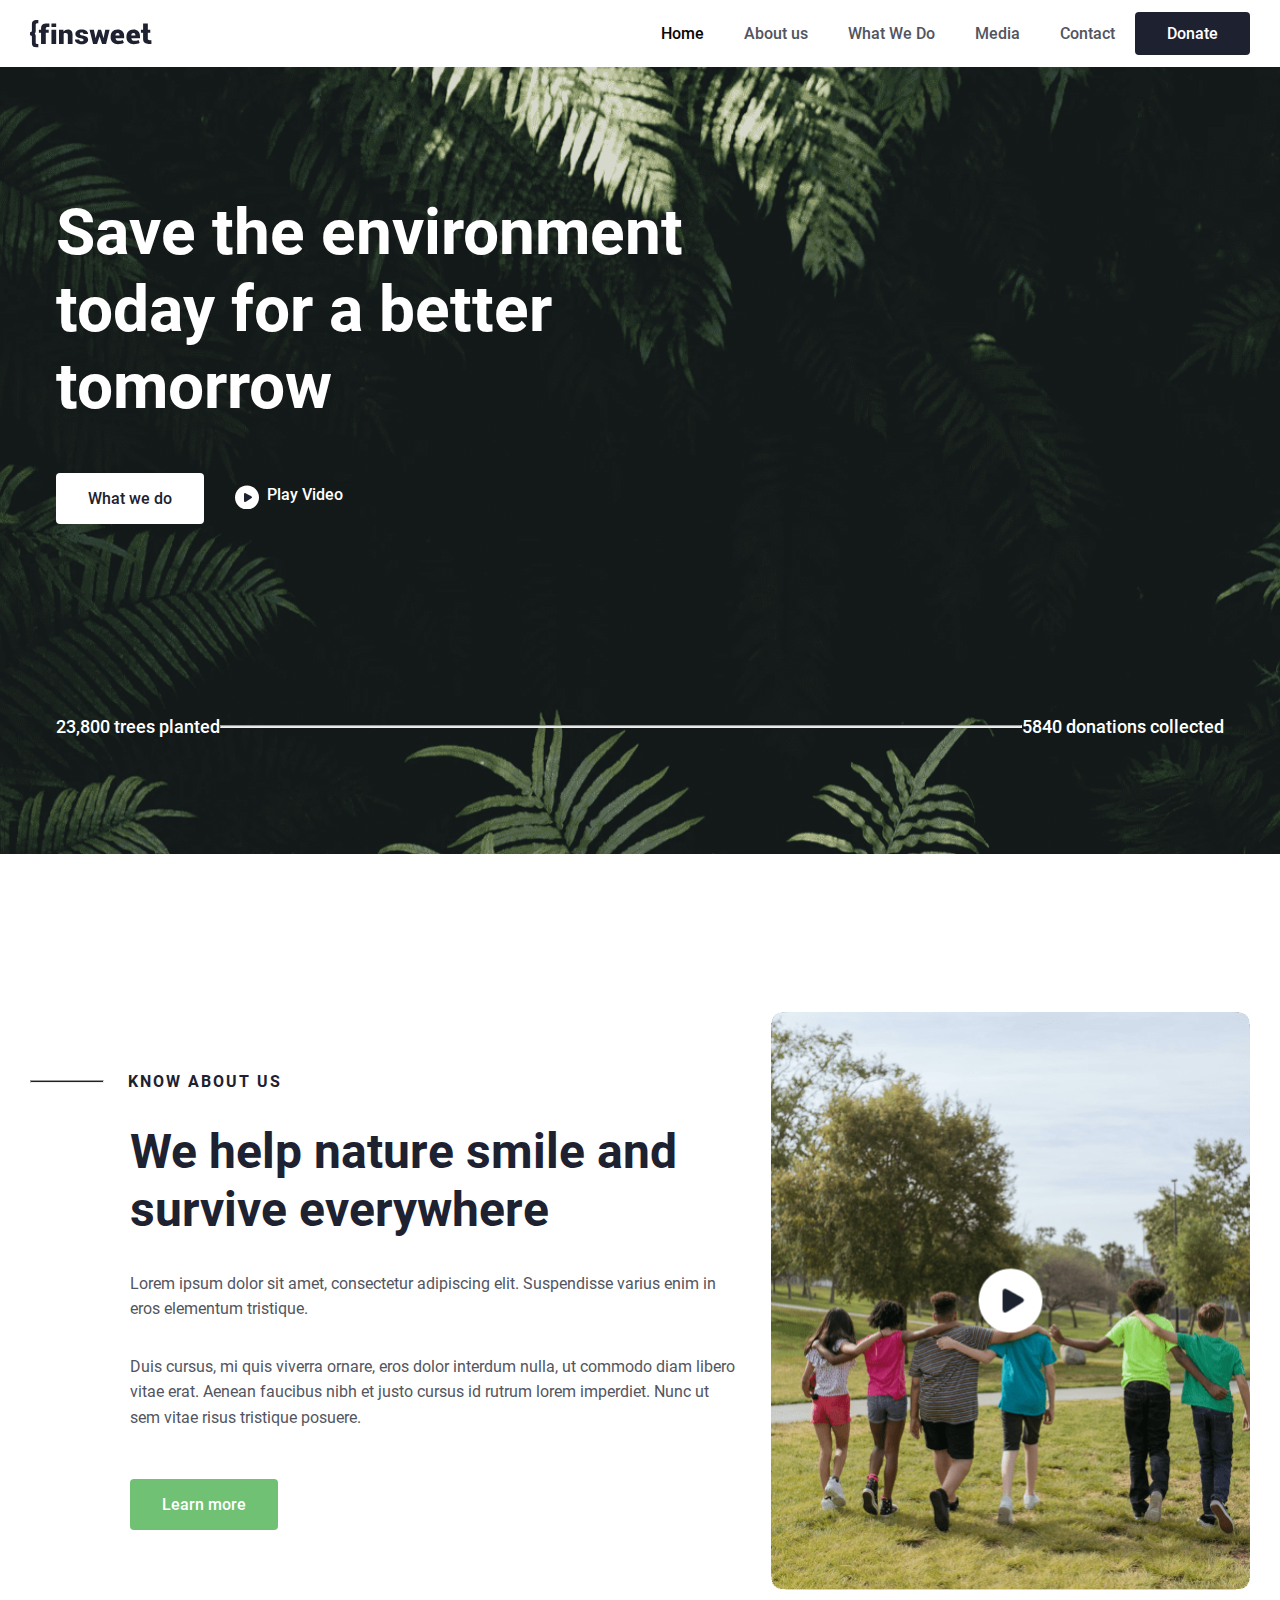
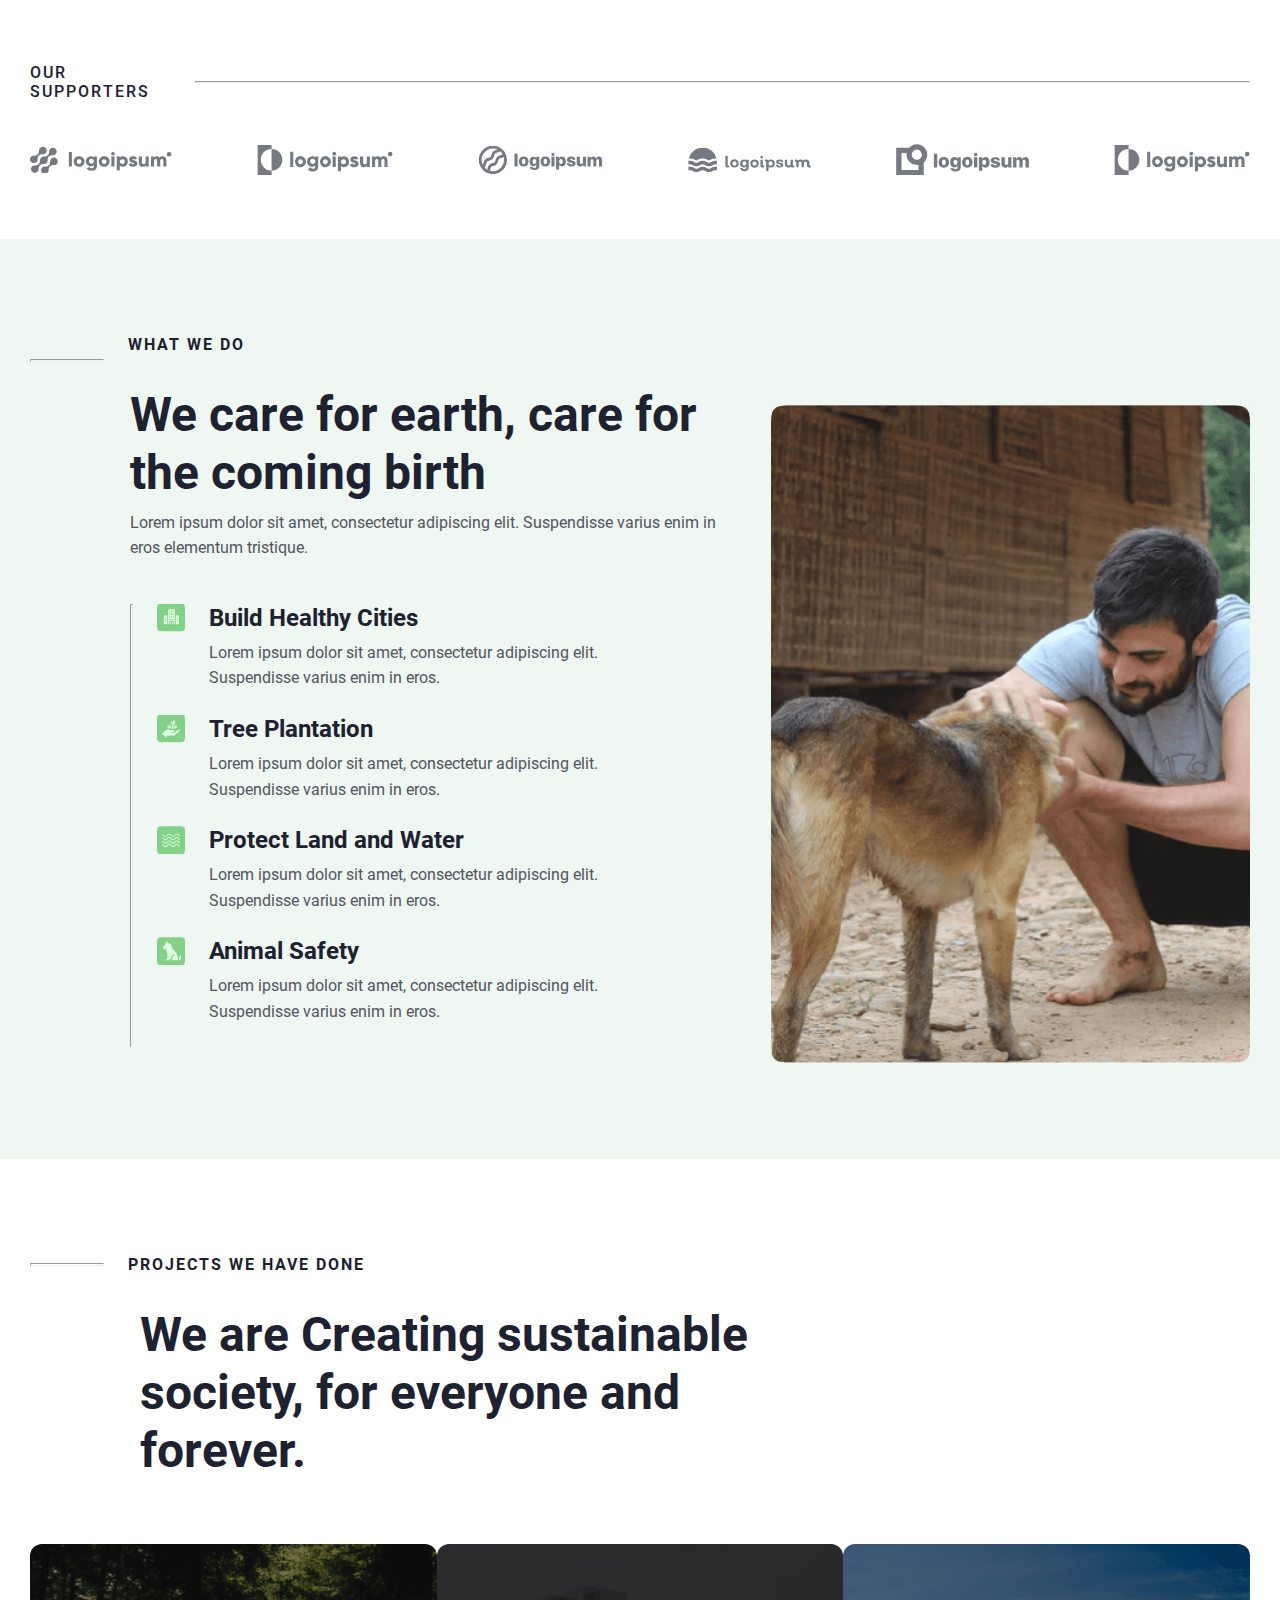
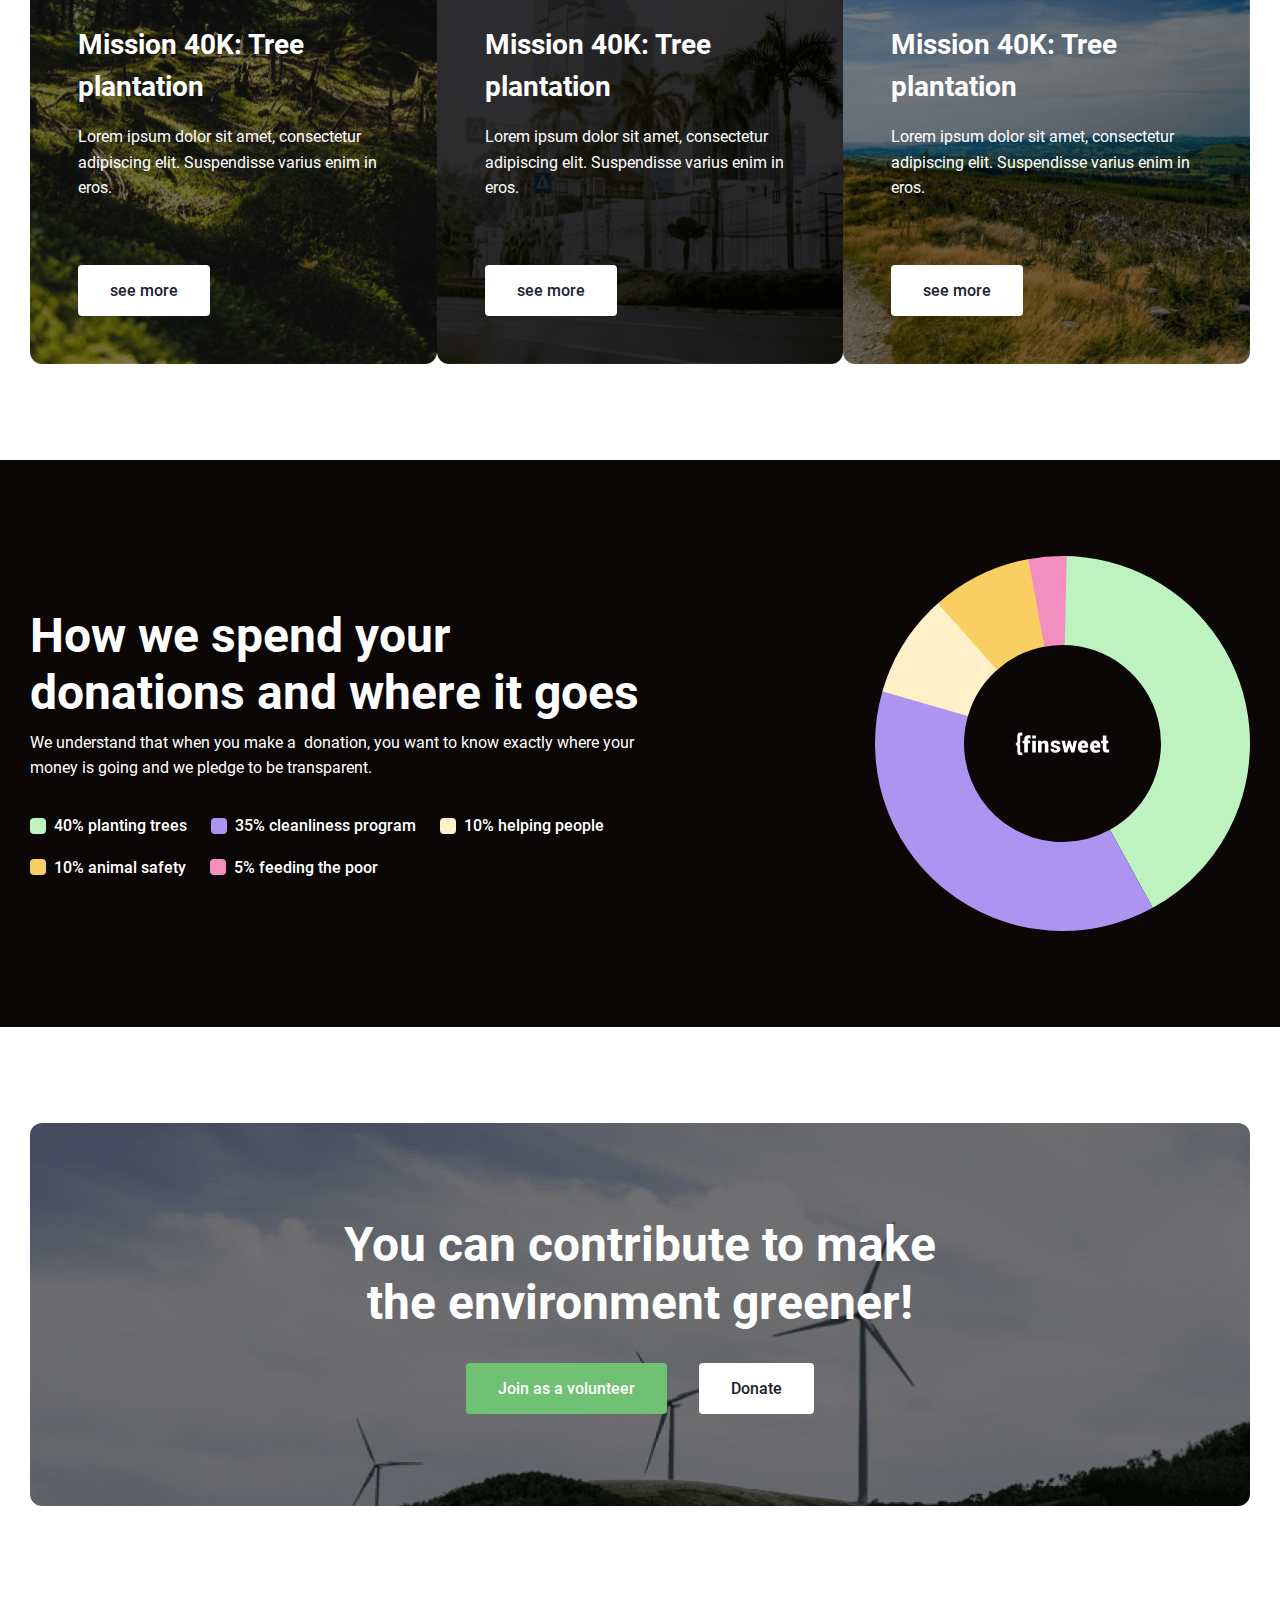
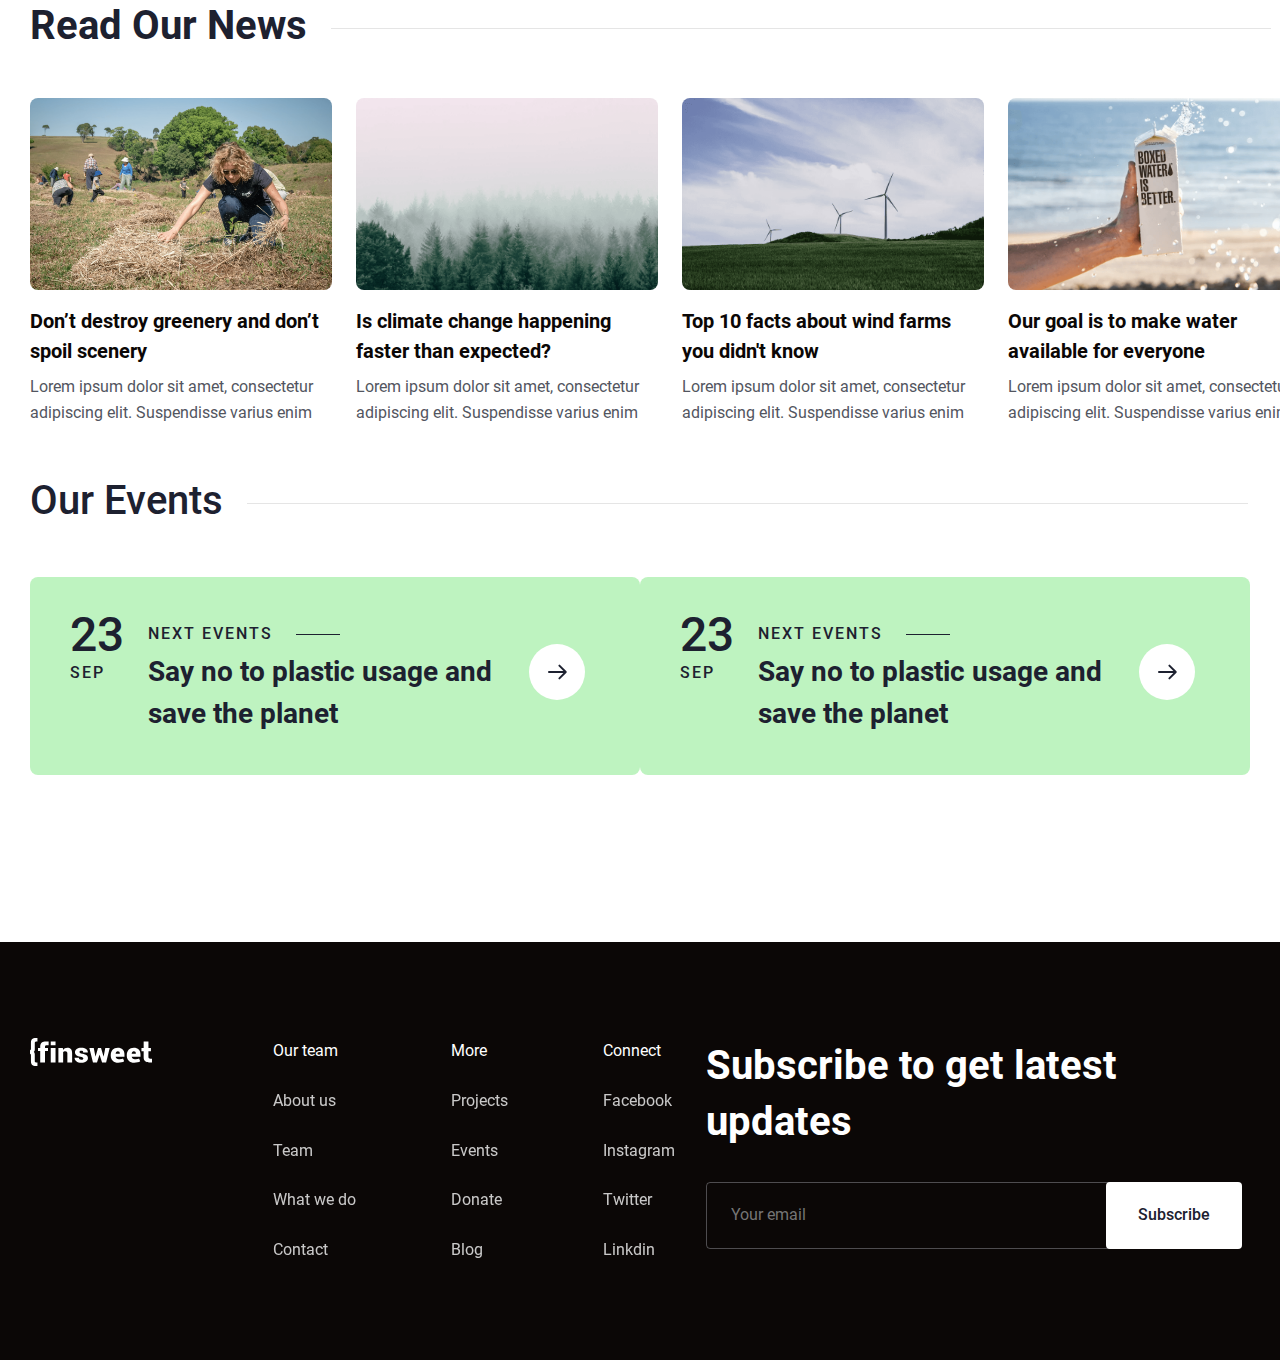
<file: index.html>
<!DOCTYPE html>
<html lang="en">
  <head>
    <meta charset="UTF-8" />
    <meta name="viewport" content="width=device-width, initial-scale=1.0" />
    <title>Client First | Home</title>
    <!-- GLOBAL -->
    <link rel="stylesheet" href="./css/global.css" />
    <!-- HOME -->
    <link rel="stylesheet" href="./css/home.css" />
  </head>
  <body>
    <!-- HEADER START -->
    <header class="header">
      <div class="header__container container">
        <a href="./index.html" class="site-logo">
          <img
            class="site-logo__image"
            src="./images/site-logo.svg"
            alt=""
            width="122"
            height="28"
          />
        </a>

        <nav class="sitenav">
          <ul class="sitenav__list">
            <li class="sitenav__item">
              <a id="active" class="sitenav__link" href="./index.html">Home</a>
            </li>
            <li class="sitenav__item">
              <a class="sitenav__link" href="./pages/about/about.html"
                >About us</a
              >
            </li>
            <li class="sitenav__item">
              <a class="sitenav__link" href="./pages/whatwedo/whatwedo.html"
                >What We Do</a
              >
            </li>
            <li class="sitenav__item">
              <a class="sitenav__link" href="./pages/media/media.html">Media</a>
            </li>
            <li class="sitenav__item">
              <a class="sitenav__link" href="./pages/contact/contact.html"
                >Contact</a
              >
            </li>
          </ul>
        </nav>

        <a class="header__btn btn navbar-btn" href="./pages/donate/donate.html"
          >Donate</a
        >
      </div>
    </header>
    <!-- HEADER END -->

    <!-- MAIN START -->
    <main class="main">
      <!-- save section start -->

      <section class="save">
        <div class="container save-container">
          <div class="img_save">
            <div class="save__content">
              <h1 class="save__title">
                Save the environment today for a better tomorrow
              </h1>
            </div>
            <div class="save__links">
              <a
                class="save__btn secondary-btn btn"
                href="./pages/whatwedo/whatwedo.html"
                >What we do</a
              >
              <a class="btn save__btn__one" href="">
                <img
                  class="save__img"
                  src="./images/play.svg"
                  alt=""
                  width="24"
                  height="24"
                />
                Play Video
              </a>
            </div>
            <div class="save__contents">
              <h4 class="save__contents__title">23,800 trees planted</h4>
              <hr class="save__hr" />
              <h4 class="save__contents__two__title">
                5840 donations collected
              </h4>
            </div>
          </div>
        </div>
      </section>

      <!-- save section end -->

      <!-- learn section start  -->

      <section class="learn">
        <div class="learn-container container">
          <div class="learn__con">
            <div class="learn__content">
              <div class="learn__top">
                <hr class="learn__hr" />
                <h4 class="learn__h4">Know About us</h4>
              </div>
              <h2 class="learn__h2">
                We help nature smile and survive everywhere
              </h2>
              <p class="learn__desc">
                Lorem ipsum dolor sit amet, consectetur adipiscing elit.
                Suspendisse varius enim in eros elementum tristique.
              </p>
              <p class="learn__desc learn__ppp">
                ‍Duis cursus, mi quis viverra ornare, eros dolor interdum nulla,
                ut commodo diam libero vitae erat. Aenean faucibus nibh et justo
                cursus id rutrum lorem imperdiet. Nunc ut sem vitae risus
                tristique posuere.
              </p>
              <a class="btn primary-btn learn__btn" href="#">Learn more</a>
            </div>
            <img
              class="learn__img"
              src="./images/video.png"
              alt=""
              width="480"
              height="578"
            />
          </div>
          <div class="learn_uk">
            <h4 class="learn__foot__title">our Supporters</h4>
            <hr class="learn__foot__hr" />
          </div>
          <div class="log_ul">
            <ul class="learn__ul">
              <li>
                <img src="./images/alg.svg" alt="" width="142" height="27" />
              </li>
              <li>
                <img src="./images/nur.svg" alt="" width="136" height="30" />
              </li>
              <li>
                <img src="./images/wat.svg" alt="" width="125" height="28" />
              </li>
              <li>
                <img src="./images/tol.svg" alt="" width="123" height="24" />
              </li>
              <li>
                <img src="./images/doc.svg" alt="" width="133" height="31" />
              </li>
              <li>
                <img src="./images/nur.svg" alt="" width="136" height="30" />
              </li>
            </ul>
          </div>
        </div>
      </section>

      <!-- learn section end -->

      <!-- what section start -->

      <section class="what">
        <div class="what-container container">
          <div class="what__content">
            <div class="what__con">
              <hr class="what__hr" />
              <h4 class="what__title">What we do</h4>
            </div>
            <div class="whatdiv">
              <h2 class="what_title">
                We care for earth, care for the coming birth
              </h2>
              <p class="what_p">
                Lorem ipsum dolor sit amet, consectetur adipiscing elit.
                Suspendisse varius enim in eros elementum tristique.
              </p>
            </div>
            <div class="content__what">
              <hr class="con_whr" />
              <ul class="what_ul">
                <li class="what_li">
                  <img src="./images/Icon.svg" alt="" width="28" height="28" />
                  <div class="what_li_div">
                    <h3 class="what_li_h3">Build Healthy Cities</h3>
                    <p class="what_li_p">
                      Lorem ipsum dolor sit amet, consectetur adipiscing elit.
                      Suspendisse varius enim in eros.
                    </p>
                  </div>
                </li>
                <li class="what_li">
                  <img src="./images/barg.svg" alt="" width="28" height="28" />
                  <div class="what_li_div">
                    <h3 class="what_li_h3">Tree Plantation</h3>
                    <p class="what_li_p">
                      Lorem ipsum dolor sit amet, consectetur adipiscing elit.
                      Suspendisse varius enim in eros.
                    </p>
                  </div>
                </li>
                <li class="what_li">
                  <img src="./images/tlo.svg" alt="" width="28" height="28" />
                  <div class="what_li_div">
                    <h3 class="what_li_h3">Protect Land and Water</h3>
                    <p class="what_li_p">
                      Lorem ipsum dolor sit amet, consectetur adipiscing elit.
                      Suspendisse varius enim in eros.
                    </p>
                  </div>
                </li>
                <li class="what_li">
                  <img
                    src="./images/kuchuk.svg"
                    alt=""
                    width="28"
                    height="28"
                  />
                  <div class="what_li_div">
                    <h3 class="what_li_h3">Animal Safety</h3>
                    <p class="what_li_p">
                      Lorem ipsum dolor sit amet, consectetur adipiscing elit.
                      Suspendisse varius enim in eros.
                    </p>
                  </div>
                </li>
              </ul>
            </div>
          </div>
          <img
            class="what__img"
            src="./images/dog.png"
            alt=""
            width="480"
            height="658"
          />
        </div>
      </section>

      <!-- what section end -->

      <!-- project section start -->

      <section class="project">
        <div class="project__container container">
          <div class="projects__titles">
            <hr class="project__hr" />
            <h4 class="project__title">Projects we have done</h4>
          </div>
          <h2 class="project__desc">
            We are Creating sustainable society, for everyone and forever.
          </h2>

          <ul class="project__ul">
            <li class="project__li">
              <h3 class="project__li__title">Mission 40K: Tree plantation</h3>
              <p class="project__p">
                Lorem ipsum dolor sit amet, consectetur adipiscing elit.
                Suspendisse varius enim in eros.
              </p>
              <a class="btn secondary-btn" href="#">see more</a>
            </li>
            <li class="project__li projects__img">
              <h3 class="project__li__title">Mission 40K: Tree plantation</h3>
              <p class="project__p">
                Lorem ipsum dolor sit amet, consectetur adipiscing elit.
                Suspendisse varius enim in eros.
              </p>
              <a class="btn secondary-btn" href="#">see more</a>
            </li>
            <li class="project__li projects__imgs">
              <h3 class="project__li__title">Mission 40K: Tree plantation</h3>
              <p class="project__p">
                Lorem ipsum dolor sit amet, consectetur adipiscing elit.
                Suspendisse varius enim in eros.
              </p>
              <a class="btn secondary-btn" href="#">see more</a>
            </li>
          </ul>
        </div>
      </section>

      <!-- project section end -->

      <!-- chart section start -->

      <section class="chart">
        <div class="chart-container container">
          <div class="chart_content">
            <h2 class="chart__title">
              How we spend your donations and where it goes
            </h2>
            <p class="chart__p">
              We understand that when you make a  donation, you want to know
              exactly where your money is going and we pledge to be transparent.
            </p>
            <ul class="chart__ul">
              <li class="chart__li">40% planting trees</li>
              <li class="chart__li">35% cleanliness program</li>
              <li class="chart__li">10% helping people</li>
              <li class="chart__li">10% animal safety</li>
              <li class="chart__li">5% feeding the poor</li>
            </ul>
          </div>
          <img
            class="chart_img"
            src="./images/chart.svg"
            alt=""
            width="375"
            height="375"
          />
        </div>
      </section>

      <!-- chart section end -->

      <!-- CTA START -->
      <section class="cta">
        <div class="cta__container container">
          <div class="cta__inner-wrapper">
            <h2 class="cta__title">
              You can contribute to make the environment greener!
            </h2>
            <div class="cta__links">
              <a class="cta__links__btn primary-btn btn" href="#"
                >Join as a volunteer</a
              >
              <a
                class="cta__links__btn secondary-btn btn"
                href="./pages/donate/donate.html"
                >Donate</a
              >
            </div>
          </div>
        </div>
      </section>
      <!-- CTA END -->

      <!-- BLOG SECTION START-->
      <section class="blog-section">
        <div class="blog-section__container container">
          <h2 class="blog-section__title">Read Our News</h2>

          <ul class="blog-section__list">
            <li class="blog-section__item">
              <img
                src="./images/a-gril-in-the-farm.png"
                alt="a girl is cearing trees"
                class="blog-section__image"
                width="302"
                height="192"
              />
              <h4 class="blog-section__item__title">
                <a
                  class="blog-section__item__link"
                  href="./pages/blogpost/blogpost.html"
                  >Don’t destroy greenery and don’t spoil scenery</a
                >
              </h4>
              <p class="blog-section__item__description">
                Lorem ipsum dolor sit amet, consectetur adipiscing elit.
                Suspendisse varius enim
              </p>
            </li>
            <li class="blog-section__item">
              <img
                src="./images/foggy-forest.png"
                alt="foggy climet in a forest"
                class="blog-section__image"
                width="302"
                height="192"
              />
              <h4 class="blog-section__item__title">
                <a
                  class="blog-section__item__link"
                  href="./pages/blogpost/blogpost.html"
                  >Is climate change happening faster than expected?
                </a>
              </h4>
              <p class="blog-section__item__description">
                Lorem ipsum dolor sit amet, consectetur adipiscing elit.
                Suspendisse varius enim
              </p>
            </li>
            <li class="blog-section__item">
              <img
                src="./images/wind-farm.png"
                alt="wind farms in the green field"
                class="blog-section__image"
                width="302"
                height="192"
              />
              <h4 class="blog-section__item__title">
                <a
                  class="blog-section__item__link"
                  href="./pages/blogpost/blogpost.html"
                >
                  Top 10 facts about wind farms you didn't know
                </a>
              </h4>
              <p class="blog-section__item__description">
                Lorem ipsum dolor sit amet, consectetur adipiscing elit.
                Suspendisse varius enim
              </p>
            </li>
            <li class="blog-section__item">
              <img
                src="./images/bottle-of-water.png"
                alt="a person is holding a water dish which made from paper"
                class="blog-section__image"
                width="302"
                height="192"
              />
              <h4 class="blog-section__item__title">
                <a
                  class="blog-section__item__link"
                  href="./pages/blogpost/blogpost.html"
                >
                  Our goal is to make water available for everyone
                </a>
              </h4>
              <p class="blog-section__item__description">
                Lorem ipsum dolor sit amet, consectetur adipiscing elit.
                Suspendisse varius enim
              </p>
            </li>
          </ul>
        </div>
      </section>
      <!-- BLOG SECTION END-->

      <!-- events section start -->

      <section class="events">
        <div class="container events_container">
          <h2 class="events__title">Our Events</h2>
          <div class="events__content">
            <div class="events__list">
              <div class="events__list__list">
                <h2 class="events__list__title">23</h2>
                <h4 class="events__list__desc">SEP</h4>
              </div>
              <div class="events__lists">
                <h4 class="events__lists__title">Next Events</h4>
                <h3 class="events__lists__desc">
                  Say no to plastic usage and save the planet
                </h3>
              </div>
              <a
                class="events__links"
                href="./pages/projectReadMore/projectReadMore.html"
              >
                <img
                  class="events__images"
                  src="./images/btn-img.svg"
                  alt=""
                  width="56"
                  height="56"
                />
              </a>
            </div>
            <div class="events__list">
              <div class="events__list__list">
                <h2 class="events__list__title">23</h2>
                <h4 class="events__list__desc">SEP</h4>
              </div>
              <div class="events__lists">
                <h4 class="events__lists__title">Next Events</h4>
                <h3 class="events__lists__desc">
                  Say no to plastic usage and save the planet
                </h3>
              </div>
              <a
                class="events__links"
                href="./pages/projectReadMore/projectReadMore.html"
              >
                <img
                  class="events__images"
                  src="./images/btn-img.svg"
                  alt=""
                  width="56"
                  height="56"
                />
              </a>
            </div>
          </div>
        </div>
      </section>

      <!-- events section end -->
    </main>
    <!-- MAIN END -->

    <!-- FOOTER START -->
    <footer class="footer">
      <div class="footer__container container">
        <!-- LOGO -->
        <a href="./index.html" class="site-logo">
          <img
            class="site-logo__image"
            src="./images/site-logo-white.svg"
            alt=""
            width="122"
            height="28"
          />
        </a>

        <!-- DIV>LINKS -->
        <div class="footer__links">
          <ul class="footer__list">
            <li class="footer__items">
              <p class="footer__items__title">Our team</p>
            </li>
            <li class="footer__items">
              <a href="" class="footer__link">About us</a>
            </li>
            <li class="footer__items">
              <a href="" class="footer__link">Team</a>
            </li>
            <li class="footer__items">
              <a href="" class="footer__link">What we do</a>
            </li>
            <li class="footer__items">
              <a href="" class="footer__link">Contact</a>
            </li>
          </ul>
          <ul class="footer__list">
            <li class="footer__items">
              <p class="footer__items__title">More</p>
            </li>
            <li class="footer__items">
              <a href="" class="footer__link">Projects</a>
            </li>
            <li class="footer__items">
              <a href="" class="footer__link">Events</a>
            </li>
            <li class="footer__items">
              <a href="" class="footer__link">Donate</a>
            </li>
            <li class="footer__items">
              <a href="" class="footer__link">Blog</a>
            </li>
          </ul>
          <ul class="footer__list">
            <li class="footer__items">
              <p class="footer__items__title">Connect</p>
            </li>
            <li class="footer__items">
              <a href="" class="footer__link">Facebook</a>
            </li>
            <li class="footer__items">
              <a href="" class="footer__link">Instagram</a>
            </li>
            <li class="footer__items">
              <a href="" class="footer__link">Twitter</a>
            </li>
            <li class="footer__items">
              <a href="" class="footer__link">Linkdin </a>
            </li>
          </ul>
        </div>

        <!-- FORM -->
        <div class="footer__form">
          <h2 class="footer__form__title">Subscribe to get latest updates</h2>
          <form action="https://echo.htmlacademy.ru" method="post">
            <div class="footer__form--wrapper">
              <input
                class="footer__form__input"
                type="email"
                aria-label="Your email"
                placeholder="Your email"
                name="email"
                autocomplete="off"
                required
              />
              <button class="footer__form__btn secondary-btn">Subscribe</button>
            </div>
          </form>
        </div>
      </div>
    </footer>
    <!-- FOOTER END -->
  </body>
</html>
</file>
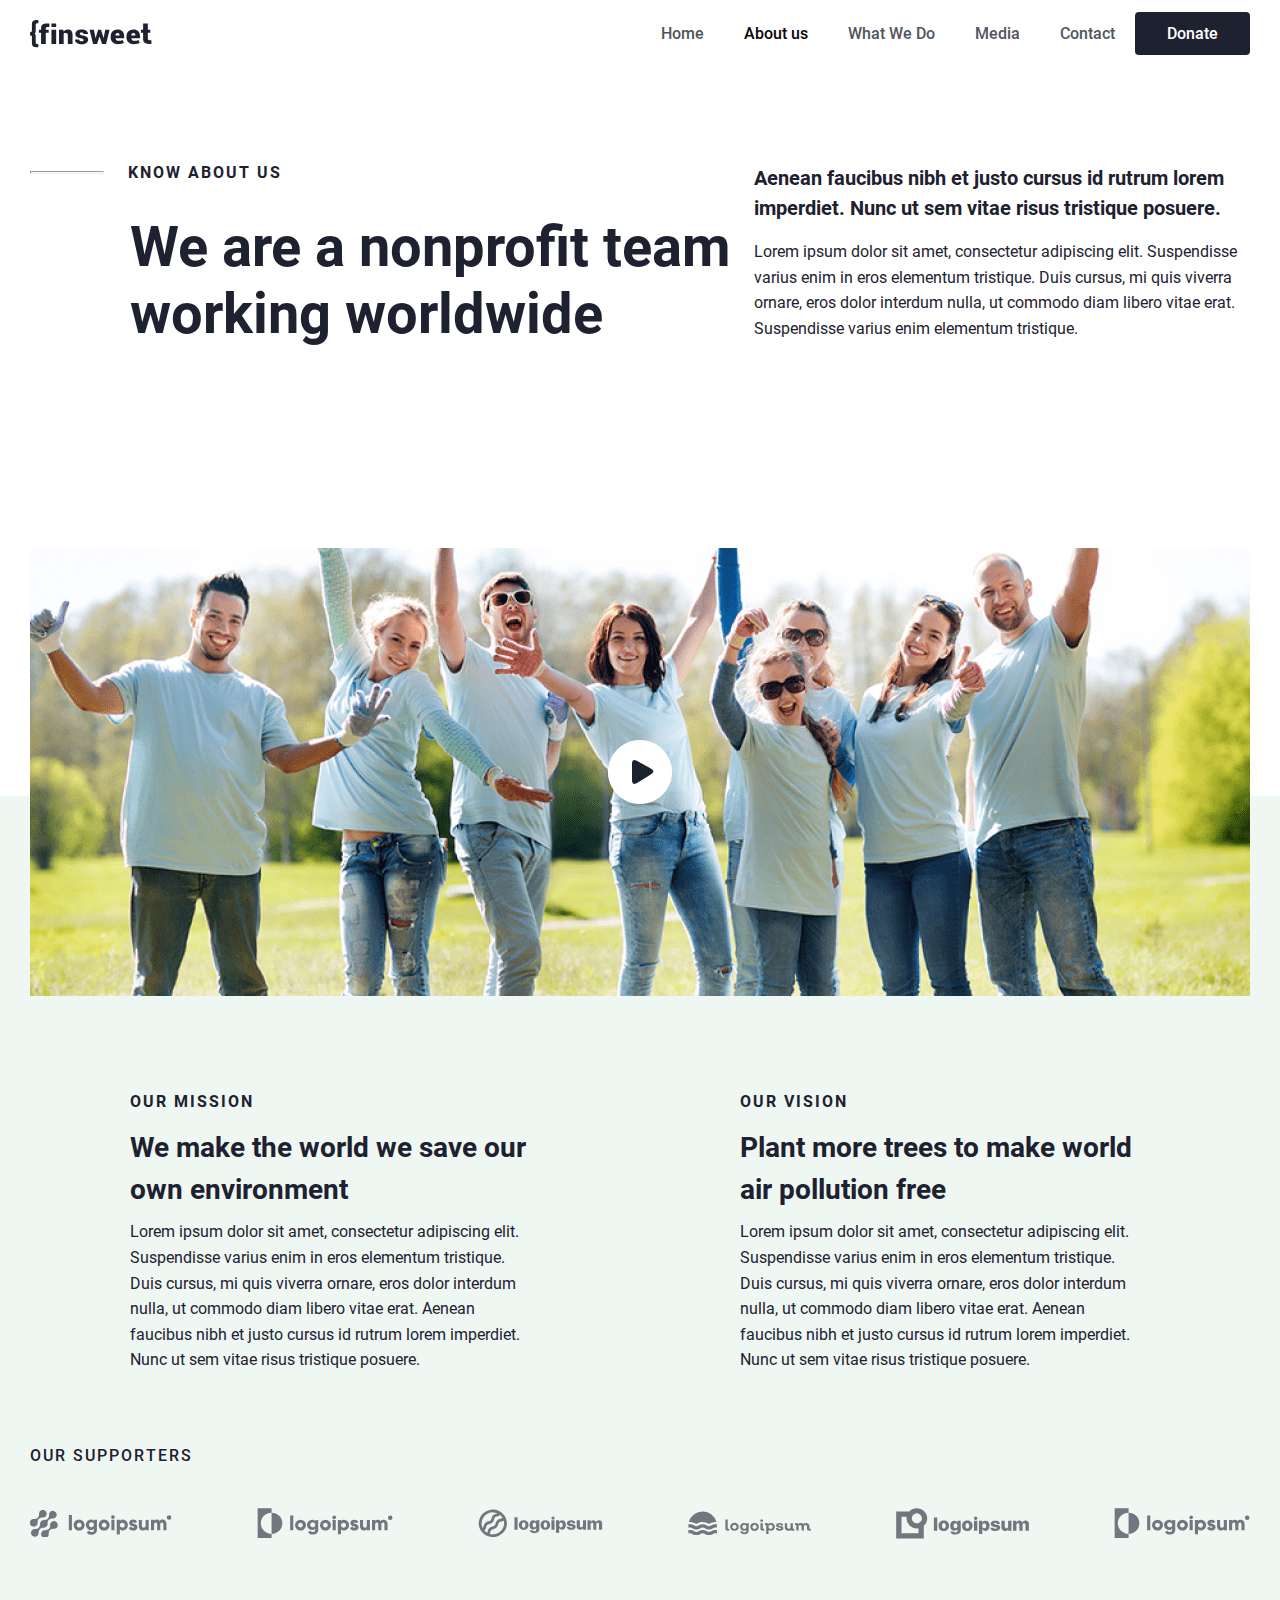
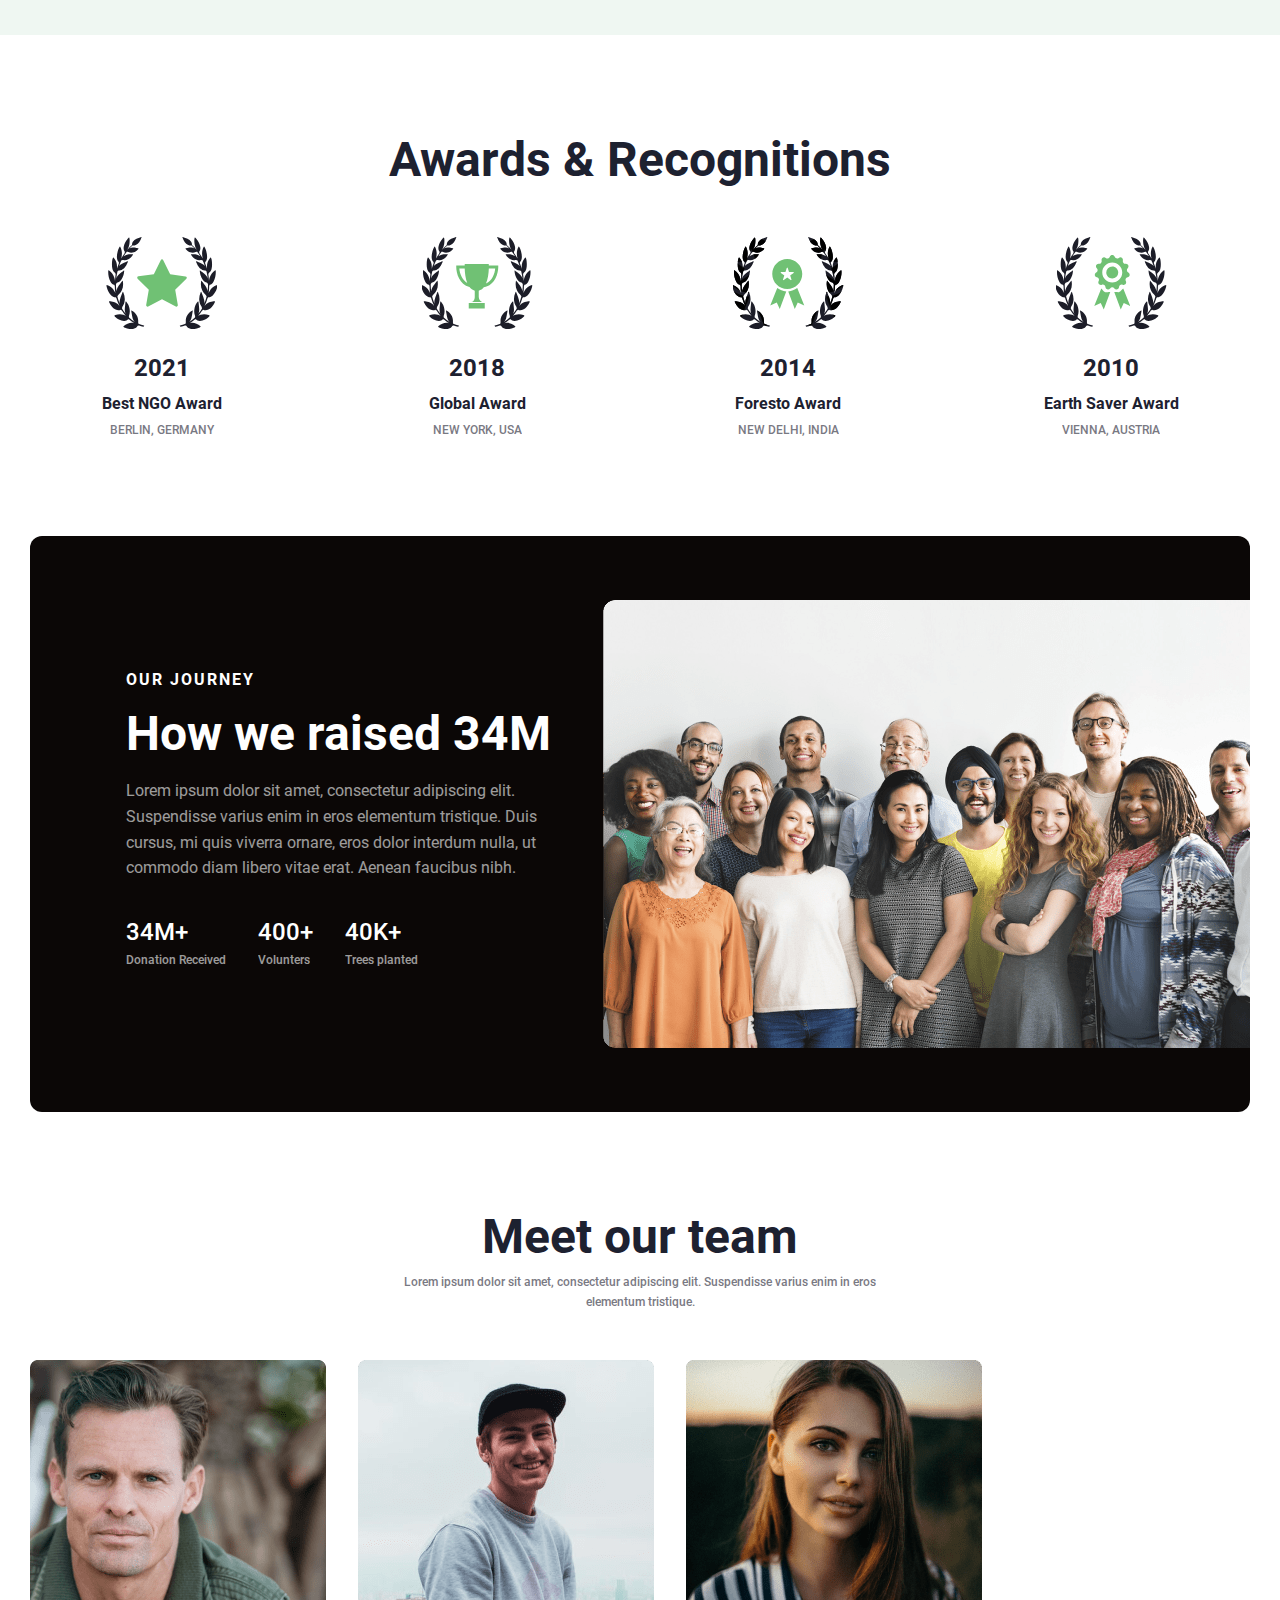
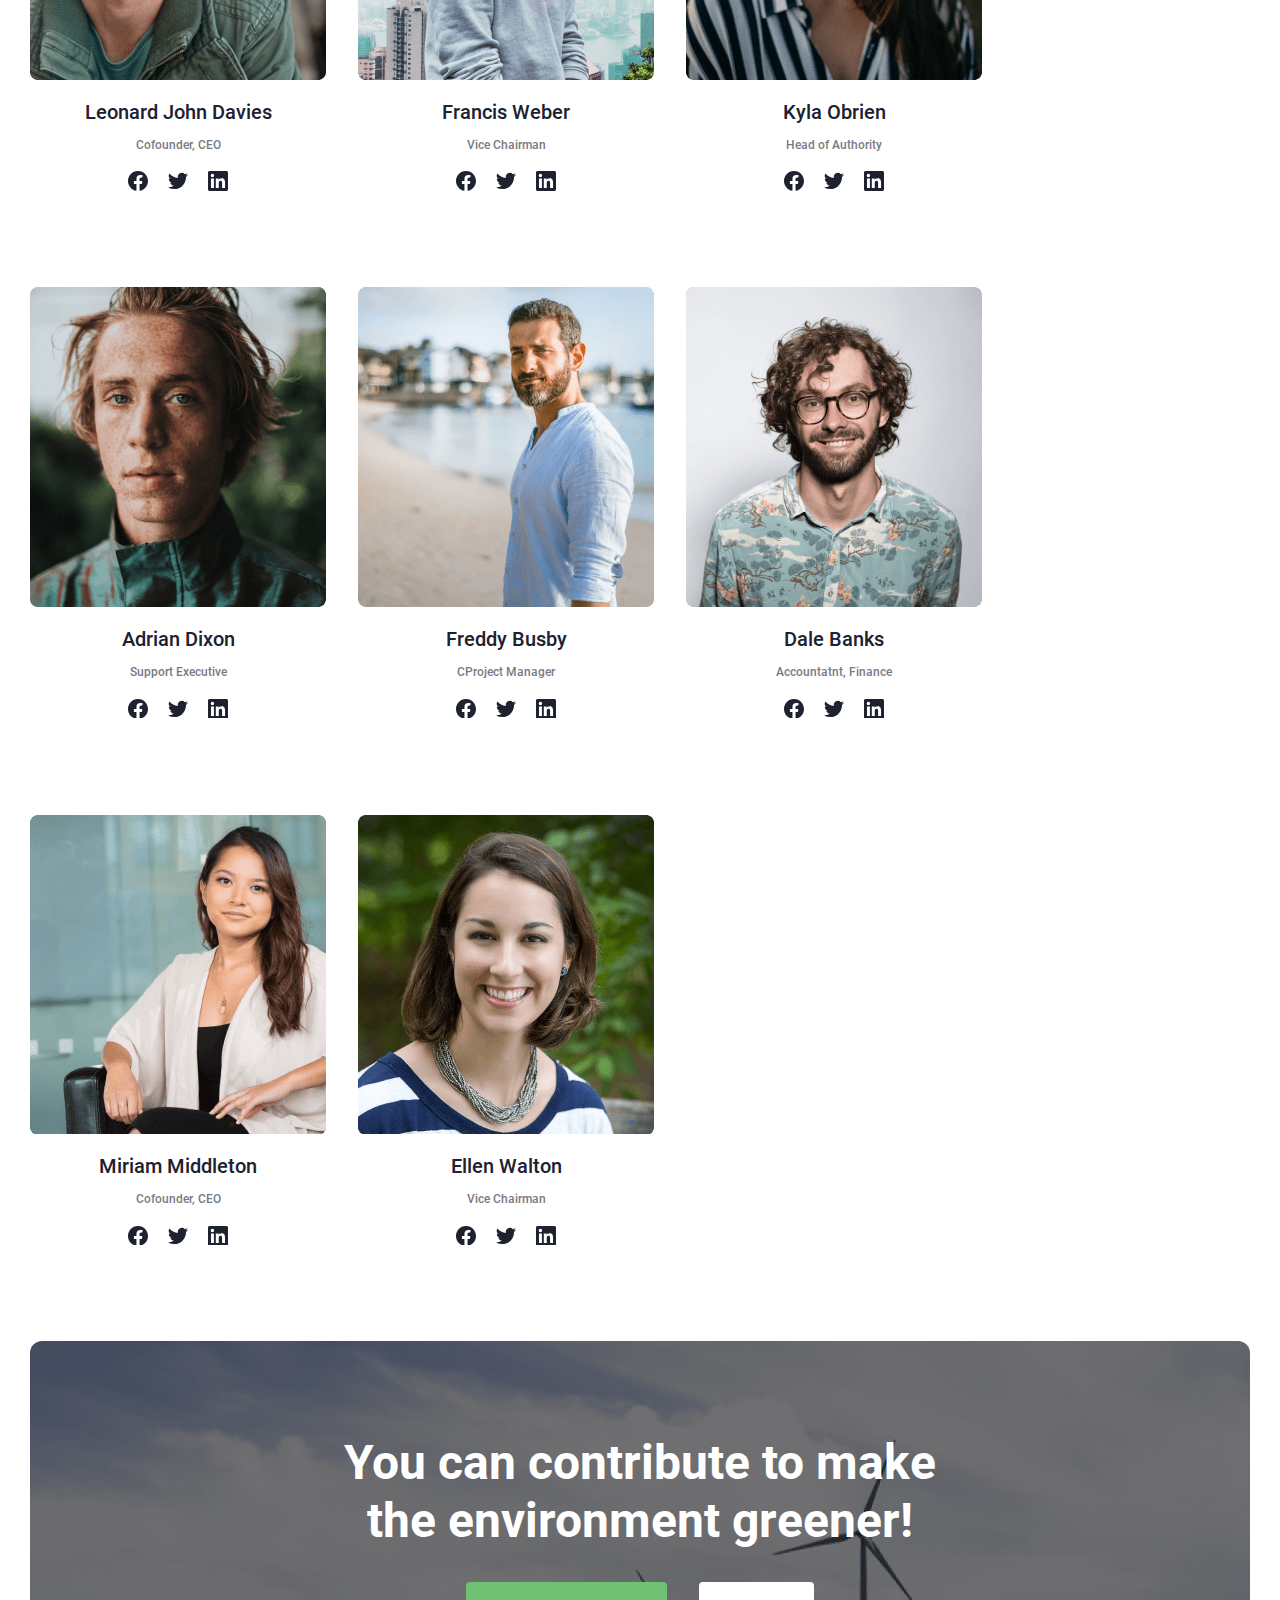
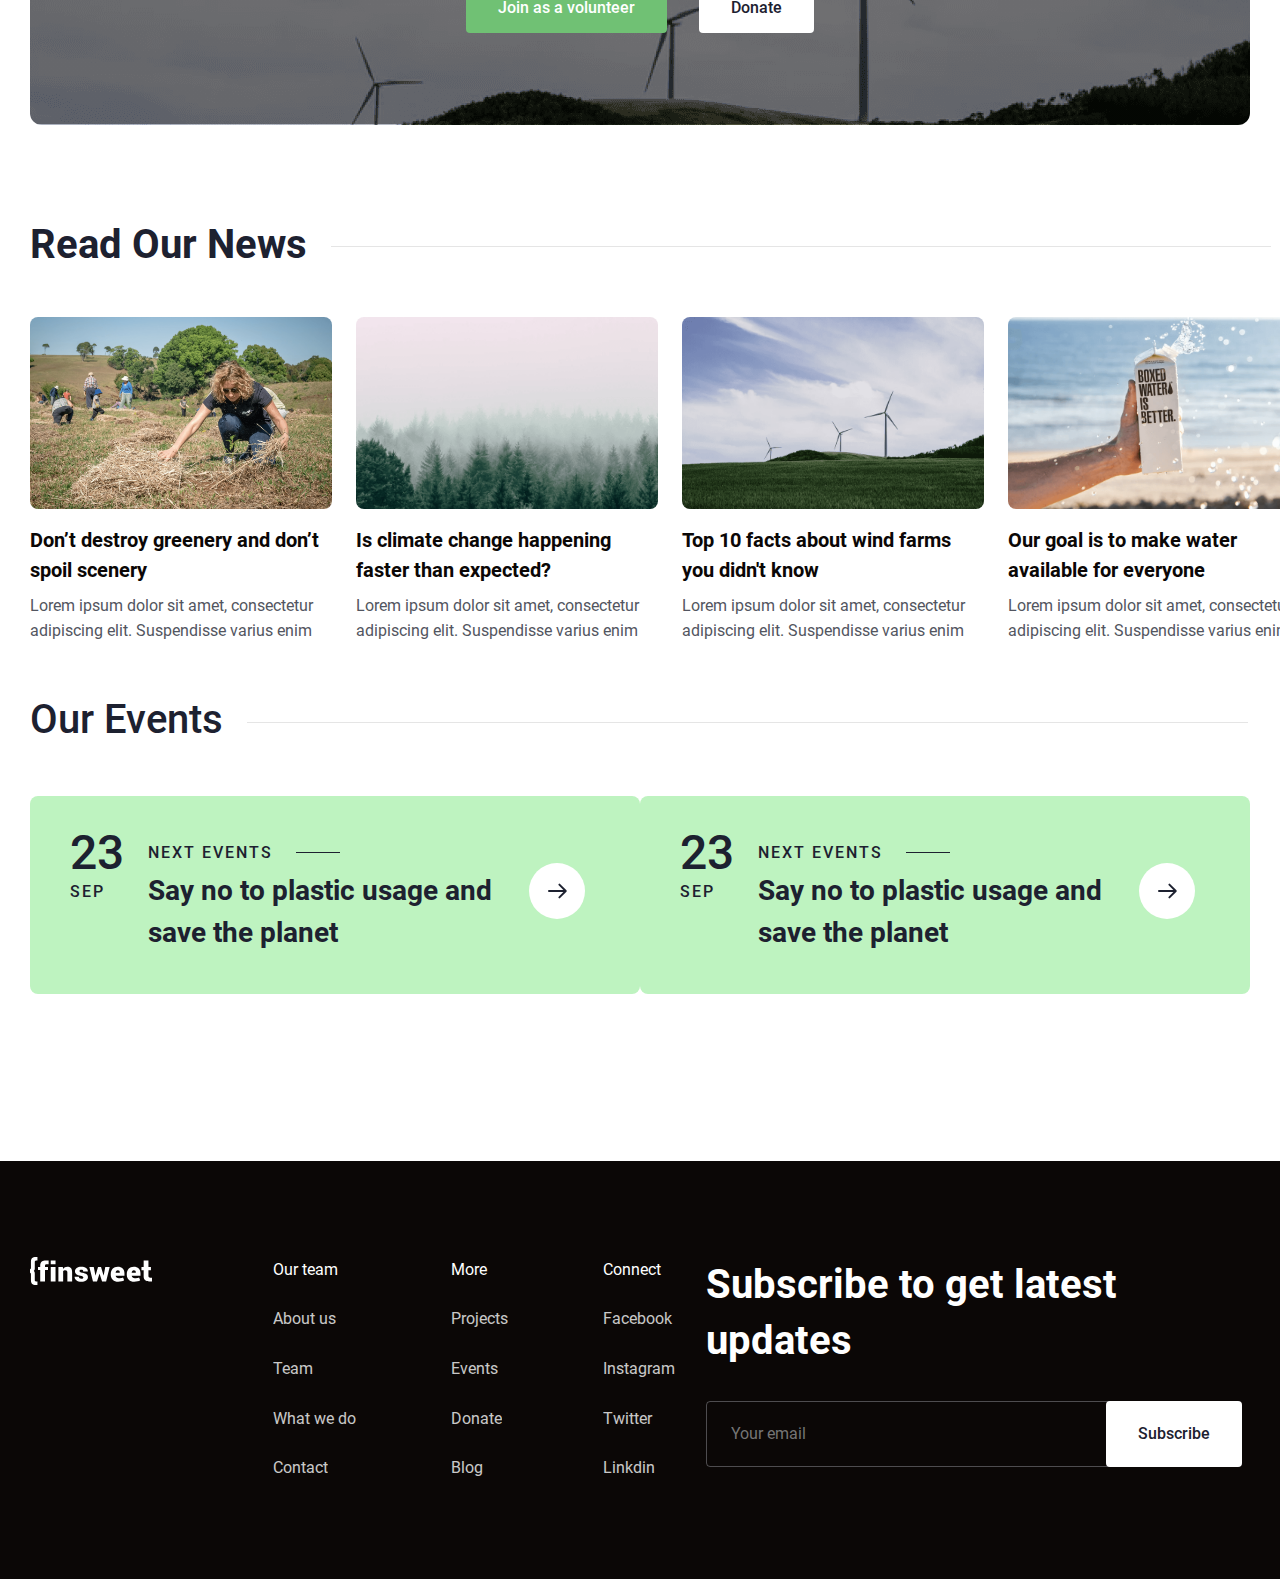
<file: pages/about/about.html>
<!DOCTYPE html>
<html lang="en">
  <head>
    <meta charset="UTF-8" />
    <meta name="viewport" content="width=device-width, initial-scale=1.0" />
    <title>Client First | About</title>
    <!-- GLOBAL -->
    <link rel="stylesheet" href="../../css/global.css" />
    <!-- HOME -->
    <link rel="stylesheet" href="./about.css" />
  </head>
  <body>
    <!-- HEADER START -->
    <header class="header">
      <div class="header__container container">
        <a href="../../index.html" class="site-logo">
          <img
            class="site-logo__image"
            src="../../images/site-logo.svg"
            alt=""
            width="122"
            height="28"
          />
        </a>

        <nav class="sitenav">
          <ul class="sitenav__list">
            <li class="sitenav__item">
              <a class="sitenav__link" href="../../index.html">Home</a>
            </li>
            <li class="sitenav__item">
              <a id="active" class="sitenav__link" href="./about.html"
                >About us</a
              >
            </li>
            <li class="sitenav__item">
              <a class="sitenav__link" href="../whatwedo/whatwedo.html"
                >What We Do</a
              >
            </li>
            <li class="sitenav__item">
              <a class="sitenav__link" href="../media/media.html">Media</a>
            </li>
            <li class="sitenav__item">
              <a class="sitenav__link" href="../contact/contact.html"
                >Contact</a
              >
            </li>
          </ul>
        </nav>

        <a class="header__btn btn navbar-btn" href="../donate/donate.html"
          >Donate</a
        >
      </div>
    </header>
    <!-- HEADER END -->

    <!-- MAIN START -->
    <main class="main">
      <!-- know section start -->

      <section class="know">
        <div class="know-container container">
          <div class="know_content">
            <div>
              <div class="knowcon">
                <hr class="know_hr" />
                <h4 class="know_h4">Know about us</h4>
              </div>
              <h1 class="know_h1">We are a nonprofit team working worldwide</h1>
            </div>
            <div class="knowkon">
              <h3 class="knowkon_h3">
                Aenean faucibus nibh et justo cursus id rutrum lorem imperdiet.
                Nunc ut sem vitae risus tristique posuere.
              </h3>
              <p class="know_p">
                Lorem ipsum dolor sit amet, consectetur adipiscing elit.
                Suspendisse varius enim in eros elementum tristique. Duis
                cursus, mi quis viverra ornare, eros dolor interdum nulla, ut
                commodo diam libero vitae erat. Suspendisse varius enim
                elementum tristique.
              </p>
            </div>
          </div>
        </div>
      </section>

      <!-- know section end -->
      <section class="img">
        <div>
          <img
            class="img-container container"
            src="../../images/vid.png"
            alt=""
            width="1280"
            height="448"
          />
        </div>
      </section>
      <!-- mission section start -->

      <section class="mission">
        <div class="mission-container container">
          <div class="mis_div">
            <div class="mis_con">
              <h4 class="mis_h4">our mission</h4>
              <h3 class="mis_h3">
                We make the world we save our own environment
              </h3>
              <p class="mis_p">
                Lorem ipsum dolor sit amet, consectetur adipiscing elit.
                Suspendisse varius enim in eros elementum tristique. Duis
                cursus, mi quis viverra ornare, eros dolor interdum nulla, ut
                commodo diam libero vitae erat. Aenean faucibus nibh et justo
                cursus id rutrum lorem imperdiet. Nunc ut sem vitae risus
                tristique posuere.
              </p>
            </div>
            <div class="mis_con">
              <h4 class="mis_h4">our Vision</h4>
              <h3 class="mis_h3">
                Plant more trees to make world air pollution free
              </h3>
              <p class="mis_p">
                Lorem ipsum dolor sit amet, consectetur adipiscing elit.
                Suspendisse varius enim in eros elementum tristique. Duis
                cursus, mi quis viverra ornare, eros dolor interdum nulla, ut
                commodo diam libero vitae erat. Aenean faucibus nibh et justo
                cursus id rutrum lorem imperdiet. Nunc ut sem vitae risus
                tristique posuere.
              </p>
            </div>
          </div>
          <div class="learn_uk">
            <h4 class="learn__foot__title">our Supporters</h4>
          </div>
          <div class="log_ul">
            <ul class="learn__ul">
              <li>
                <img
                  src="../../images/alg.svg"
                  alt=""
                  width="142"
                  height="27"
                />
              </li>
              <li>
                <img
                  src="../../images/nur.svg"
                  alt=""
                  width="136"
                  height="30"
                />
              </li>
              <li>
                <img
                  src="../../images/wat.svg"
                  alt=""
                  width="125"
                  height="28"
                />
              </li>
              <li>
                <img
                  src="../../images/tol.svg"
                  alt=""
                  width="123"
                  height="24"
                />
              </li>
              <li>
                <img
                  src="../../images/doc.svg"
                  alt=""
                  width="133"
                  height="31"
                />
              </li>
              <li>
                <img
                  src="../../images/nur.svg"
                  alt=""
                  width="136"
                  height="30"
                />
              </li>
            </ul>
          </div>
        </div>
      </section>

      <!-- mission section end -->

      <!-- award section start -->

      <section class="award">
        <div class="award-container container">
          <h2 class="award_h2">Awards & Recognitions</h2>
          <ul class="medal_ul">
            <li class="medal_li">
              <img
                class="medal_img"
                src="../../images/awardbadge.svg"
                alt=""
                width="111"
                height="92"
              />
              <h4 class="medal_h4">2021</h4>
              <h5 class="medal_h5">Best NGO Award</h5>
              <p class="medal_p">Berlin, Germany</p>
            </li>
            <li class="medal_li">
              <img
                class="medal_img"
                src="../../images/awardbadge2.svg"
                alt=""
                width="111"
                height="92"
              />
              <h4 class="medal_h4">2018</h4>
              <h5 class="medal_h5">Global Award</h5>
              <p class="medal_p">New York, USA</p>
            </li>
            <li class="medal_li">
              <img
                class="medal_img"
                src="../../images/awardbadge3.svg"
                alt=""
                width="111"
                height="92"
              />
              <h4 class="medal_h4">2014</h4>
              <h5 class="medal_h5">Foresto Award</h5>
              <p class="medal_p">New Delhi, India</p>
            </li>
            <li class="medal_li">
              <img
                class="medal_img"
                src="../../images/awardbadge4.svg"
                alt=""
                width="111"
                height="92"
              />
              <h4 class="medal_h4">2010</h4>
              <h5 class="medal_h5">Earth Saver Award</h5>
              <p class="medal_p">Vienna, Austria</p>
            </li>
          </ul>
          <div class="how">
            <div class="how_con">
              <h5 class="how_title">OUR JOURNEY</h5>
              <h2 class="how_tith2">How we raised 34M</h2>
              <p class="how_titp">
                Lorem ipsum dolor sit amet, consectetur adipiscing elit.
                Suspendisse varius enim in eros elementum tristique. Duis
                cursus, mi quis viverra ornare, eros dolor interdum nulla, ut
                commodo diam libero vitae erat. Aenean faucibus nibh.
              </p>
              <ul class="how_ul">
                <li class="how_li">
                  <h4 class="how_h4_li">34M+</h4>
                  <p class="how_p_li">Donation Received</p>
                </li>
                <li class="how_li">
                  <h4 class="how_h4_li">400+</h4>
                  <p class="how_p_li">Volunters</p>
                </li>
                <li class="how_li">
                  <h4 class="how_h4_li">40K+</h4>
                  <p class="how_p_li">Trees planted</p>
                </li>
              </ul>
            </div>
            <div class="img_how">
              <img
                class="how_img"
                src="../../images/fam.png"
                alt=""
                width="647"
                height="448"
              />
            </div>
          </div>
        </div>
      </section>

      <!-- award section end -->

      <!-- team section start -->

      <section class="team">
        <div class="team-container container">
          <h2 class="team_title">Meet our team</h2>
          <p class="team_desc">
            Lorem ipsum dolor sit amet, consectetur adipiscing elit. Suspendisse
            varius enim in eros elementum tristique.
          </p>
          <ul class="team_ul">
            <li class="team_li">
              <img
                class="team_img"
                src="../../images/leo.png"
                alt=""
                width="296"
                height="320"
              />
              <h4 class="team_li_title">Leonard John Davies</h4>
              <p class="team_desc">Cofounder, CEO</p>
              <div class="ul_imgs">
                <img
                  class="div_img"
                  src="../../images/face.svg"
                  alt=""
                  width="20"
                  height="20"
                />
                <img
                  class="div_img"
                  src="../../images/twitter.svg"
                  alt=""
                  width="20"
                  height="20"
                />
                <img
                  class="div_img"
                  src="../../images/link.svg"
                  alt=""
                  width="20"
                  height="20"
                />
              </div>
            </li>
            <li class="team_li">
              <img
                class="team_img"
                src="../../images/fran.png"
                alt=""
                width="296"
                height="320"
              />
              <h4 class="team_li_title">Francis Weber</h4>
              <p class="team_desc">Vice Chairman</p>
              <div class="ul_imgs">
                <img
                  class="div_img"
                  src="../../images/face.svg"
                  alt=""
                  width="20"
                  height="20"
                />
                <img
                  class="div_img"
                  src="../../images/twitter.svg"
                  alt=""
                  width="20"
                  height="20"
                />
                <img
                  class="div_img"
                  src="../../images/link.svg"
                  alt=""
                  width="20"
                  height="20"
                />
              </div>
            </li>
            <li class="team_li">
              <img
                class="team_img"
                src="../../images/kyla.png"
                alt=""
                width="296"
                height="320"
              />
              <h4 class="team_li_title">Kyla Obrien</h4>
              <p class="team_desc">Head of Authority</p>
              <div class="ul_imgs">
                <img
                  class="div_img"
                  src="../../images/face.svg"
                  alt=""
                  width="20"
                  height="20"
                />
                <img
                  class="div_img"
                  src="../../images/twitter.svg"
                  alt=""
                  width="20"
                  height="20"
                />
                <img
                  class="div_img"
                  src="../../images/link.svg"
                  alt=""
                  width="20"
                  height="20"
                />
              </div>
            </li>
            <li class="team_li">
              <img
                class="team_img"
                src="../../images/adrian.png"
                alt=""
                width="296"
                height="320"
              />
              <h4 class="team_li_title">Adrian Dixon</h4>
              <p class="team_desc">Support Executive</p>
              <div class="ul_imgs">
                <img
                  class="div_img"
                  src="../../images/face.svg"
                  alt=""
                  width="20"
                  height="20"
                />
                <img
                  class="div_img"
                  src="../../images/twitter.svg"
                  alt=""
                  width="20"
                  height="20"
                />
                <img
                  class="div_img"
                  src="../../images/link.svg"
                  alt=""
                  width="20"
                  height="20"
                />
              </div>
            </li>
            <li class="team_li">
              <img
                class="team_img"
                src="../../images/fred.png"
                alt=""
                width="296"
                height="320"
              />
              <h4 class="team_li_title">Freddy Busby</h4>
              <p class="team_desc">CProject Manager</p>
              <div class="ul_imgs">
                <img
                  class="div_img"
                  src="../../images/face.svg"
                  alt=""
                  width="20"
                  height="20"
                />
                <img
                  class="div_img"
                  src="../../images/twitter.svg"
                  alt=""
                  width="20"
                  height="20"
                />
                <img
                  class="div_img"
                  src="../../images/link.svg"
                  alt=""
                  width="20"
                  height="20"
                />
              </div>
            </li>
            <li class="team_li">
              <img
                class="team_img"
                src="../../images/dale.png"
                alt=""
                width="296"
                height="320"
              />
              <h4 class="team_li_title">Dale Banks</h4>
              <p class="team_desc">Accountatnt, Finance</p>
              <div class="ul_imgs">
                <img
                  class="div_img"
                  src="../../images/face.svg"
                  alt=""
                  width="20"
                  height="20"
                />
                <img
                  class="div_img"
                  src="../../images/twitter.svg"
                  alt=""
                  width="20"
                  height="20"
                />
                <img
                  class="div_img"
                  src="../../images/link.svg"
                  alt=""
                  width="20"
                  height="20"
                />
              </div>
            </li>
            <li class="team_li">
              <img
                class="team_img"
                src="../../images/miri.png"
                alt=""
                width="296"
                height="320"
              />
              <h4 class="team_li_title">Miriam Middleton</h4>
              <p class="team_desc">Cofounder, CEO</p>
              <div class="ul_imgs">
                <img
                  class="div_img"
                  src="../../images/face.svg"
                  alt=""
                  width="20"
                  height="20"
                />
                <img
                  class="div_img"
                  src="../../images/twitter.svg"
                  alt=""
                  width="20"
                  height="20"
                />
                <img
                  class="div_img"
                  src="../../images/link.svg"
                  alt=""
                  width="20"
                  height="20"
                />
              </div>
            </li>
            <li class="team_li">
              <img
                class="team_img"
                src="../../images/ele.png"
                alt=""
                width="296"
                height="320"
              />
              <h4 class="team_li_title">Ellen Walton</h4>
              <p class="team_desc">Vice Chairman</p>
              <div class="ul_imgs">
                <img
                  class="div_img"
                  src="../../images/face.svg"
                  alt=""
                  width="20"
                  height="20"
                />
                <img
                  class="div_img"
                  src="../../images/twitter.svg"
                  alt=""
                  width="20"
                  height="20"
                />
                <img
                  class="div_img"
                  src="../../images/link.svg"
                  alt=""
                  width="20"
                  height="20"
                />
              </div>
            </li>
          </ul>
        </div>
      </section>

      <!-- team section end -->

      <section class="cta">
        <div class="cta__container container">
          <div class="cta__inner-wrapper">
            <h2 class="cta__title">
              You can contribute to make the environment greener!
            </h2>
            <div class="cta__links">
              <a class="cta__links__btn primary-btn btn" href="#"
                >Join as a volunteer</a
              >
              <a
                class="cta__links__btn secondary-btn btn"
                href="./pages/donate/donate.html"
                >Donate</a
              >
            </div>
          </div>
        </div>
      </section>
      <!-- CTA END -->

      <!-- BLOG SECTION START-->
      <section class="blog-section">
        <div class="blog-section__container container">
          <h2 class="blog-section__title">Read Our News</h2>

          <ul class="blog-section__list">
            <li class="blog-section__item">
              <img
                src="../../images/a-gril-in-the-farm.png"
                alt="a girl is cearing trees"
                class="blog-section__image"
                width="302"
                height="192"
              />
              <h4 class="blog-section__item__title">
                <a
                  class="blog-section__item__link"
                  href="../blogpost/blogpost.html"
                  >Don’t destroy greenery and don’t spoil scenery</a
                >
              </h4>
              <p class="blog-section__item__description">
                Lorem ipsum dolor sit amet, consectetur adipiscing elit.
                Suspendisse varius enim
              </p>
            </li>
            <li class="blog-section__item">
              <img
                src="../../images/foggy-forest.png"
                alt="foggy climet in a forest"
                class="blog-section__image"
                width="302"
                height="192"
              />
              <h4 class="blog-section__item__title">
                <a
                  class="blog-section__item__link"
                  href="../blogpost/blogpost.html"
                  >Is climate change happening faster than expected?
                </a>
              </h4>
              <p class="blog-section__item__description">
                Lorem ipsum dolor sit amet, consectetur adipiscing elit.
                Suspendisse varius enim
              </p>
            </li>
            <li class="blog-section__item">
              <img
                src="../../images/wind-farm.png"
                alt="wind farms in the green field"
                class="blog-section__image"
                width="302"
                height="192"
              />
              <h4 class="blog-section__item__title">
                <a
                  class="blog-section__item__link"
                  href="../blogpost/blogpost.html"
                >
                  Top 10 facts about wind farms you didn't know
                </a>
              </h4>
              <p class="blog-section__item__description">
                Lorem ipsum dolor sit amet, consectetur adipiscing elit.
                Suspendisse varius enim
              </p>
            </li>
            <li class="blog-section__item">
              <img
                src="../../images/bottle-of-water.png"
                alt="a person is holding a water dish which made from paper"
                class="blog-section__image"
                width="302"
                height="192"
              />
              <h4 class="blog-section__item__title">
                <a
                  class="blog-section__item__link"
                  href="../blogpost/blogpost.html"
                >
                  Our goal is to make water available for everyone
                </a>
              </h4>
              <p class="blog-section__item__description">
                Lorem ipsum dolor sit amet, consectetur adipiscing elit.
                Suspendisse varius enim
              </p>
            </li>
          </ul>
        </div>
      </section>
      <!-- BLOG SECTION END-->

      <!-- events section start -->

      <section class="events">
        <div class="container events_container">
          <h2 class="events__title">Our Events</h2>
          <div class="events__content">
            <div class="events__list">
              <div class="events__list__list">
                <h2 class="events__list__title">23</h2>
                <h4 class="events__list__desc">SEP</h4>
              </div>
              <div class="events__lists">
                <h4 class="events__lists__title">Next Events</h4>
                <h3 class="events__lists__desc">
                  Say no to plastic usage and save the planet
                </h3>
              </div>
              <a
                class="events__links"
                href="../projectReadMore/projectReadMore.html"
              >
                <img
                  class="events__images"
                  src="../../images/btn-img.svg"
                  alt=""
                  width="56"
                  height="56"
                />
              </a>
            </div>
            <div class="events__list">
              <div class="events__list__list">
                <h2 class="events__list__title">23</h2>
                <h4 class="events__list__desc">SEP</h4>
              </div>
              <div class="events__lists">
                <h4 class="events__lists__title">Next Events</h4>
                <h3 class="events__lists__desc">
                  Say no to plastic usage and save the planet
                </h3>
              </div>
              <a
                class="events__links"
                href="../projectReadMore/projectReadMore.html"
              >
                <img
                  class="events__images"
                  src="../../images/btn-img.svg"
                  alt=""
                  width="56"
                  height="56"
                />
              </a>
            </div>
          </div>
        </div>
      </section>
    </main>
    <!-- MAIN END -->

    <!-- FOOTER START -->
    <footer class="footer">
      <div class="footer__container container">
        <!-- LOGO -->
        <a href="../../index.html" class="site-logo">
          <img
            class="site-logo__image"
            src="../../images/site-logo-white.svg"
            alt=""
            width="122"
            height="28"
          />
        </a>

        <!-- DIV>LINKS -->
        <div class="footer__links">
          <ul class="footer__list">
            <li class="footer__items">
              <p class="footer__items__title">Our team</p>
            </li>
            <li class="footer__items">
              <a href="" class="footer__link">About us</a>
            </li>
            <li class="footer__items">
              <a href="" class="footer__link">Team</a>
            </li>
            <li class="footer__items">
              <a href="" class="footer__link">What we do</a>
            </li>
            <li class="footer__items">
              <a href="" class="footer__link">Contact</a>
            </li>
          </ul>
          <ul class="footer__list">
            <li class="footer__items">
              <p class="footer__items__title">More</p>
            </li>
            <li class="footer__items">
              <a href="" class="footer__link">Projects</a>
            </li>
            <li class="footer__items">
              <a href="" class="footer__link">Events</a>
            </li>
            <li class="footer__items">
              <a href="" class="footer__link">Donate</a>
            </li>
            <li class="footer__items">
              <a href="" class="footer__link">Blog</a>
            </li>
          </ul>
          <ul class="footer__list">
            <li class="footer__items">
              <p class="footer__items__title">Connect</p>
            </li>
            <li class="footer__items">
              <a href="" class="footer__link">Facebook</a>
            </li>
            <li class="footer__items">
              <a href="" class="footer__link">Instagram</a>
            </li>
            <li class="footer__items">
              <a href="" class="footer__link">Twitter</a>
            </li>
            <li class="footer__items">
              <a href="" class="footer__link">Linkdin </a>
            </li>
          </ul>
        </div>

        <!-- FORM -->
        <div class="footer__form">
          <h2 class="footer__form__title">Subscribe to get latest updates</h2>
          <form action="https://echo.htmlacademy.ru" method="post">
            <div class="footer__form--wrapper">
              <input
                class="footer__form__input"
                type="email"
                aria-label="Your email"
                placeholder="Your email"
                name="email"
                required
              />
              <button class="footer__form__btn secondary-btn">Subscribe</button>
            </div>
          </form>
        </div>
      </div>
    </footer>
    <!-- FOOTER END -->
  </body>
</html>
</file>
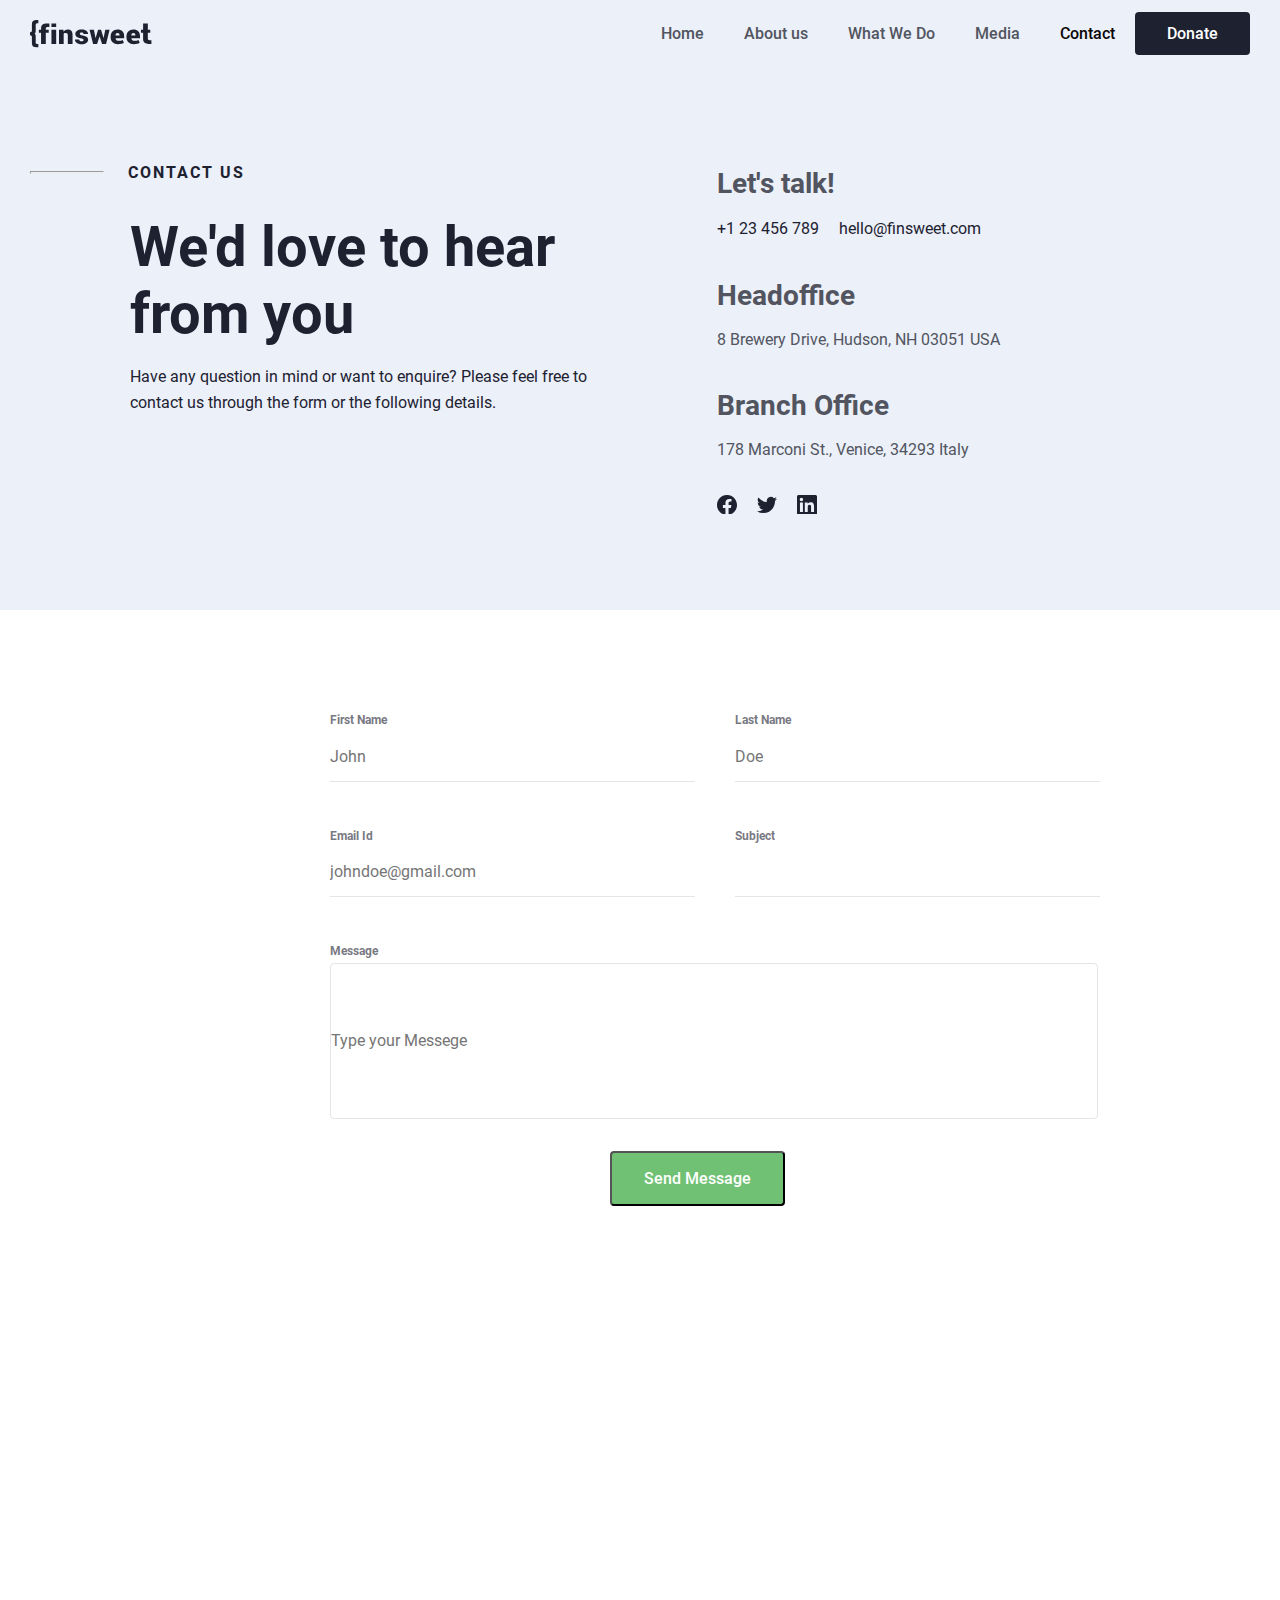
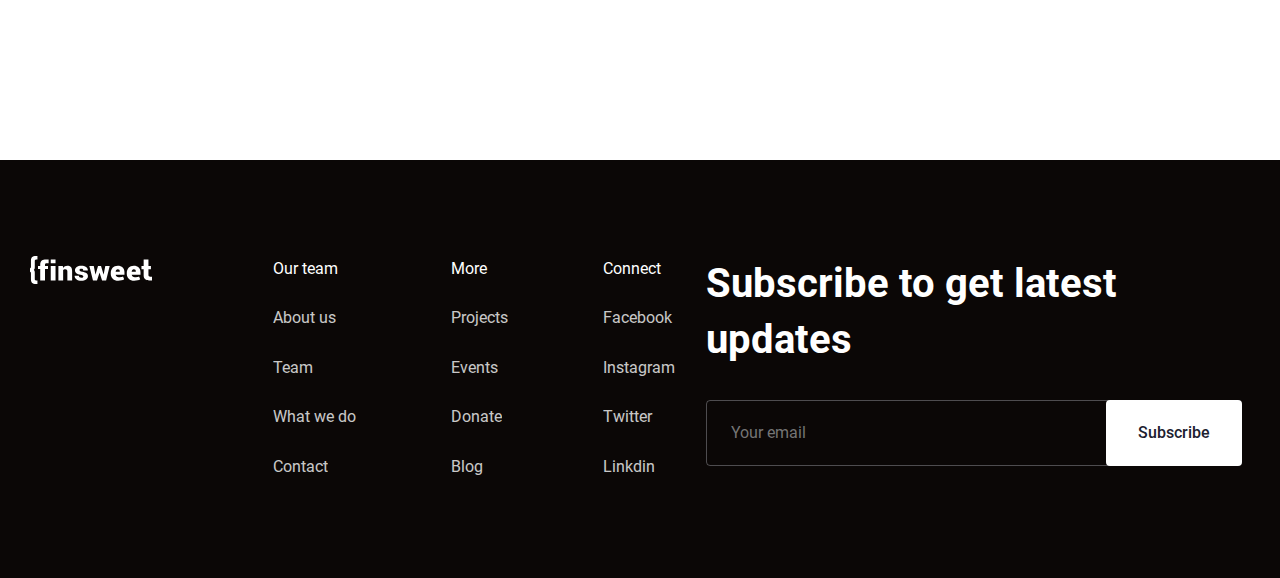
<file: pages/contact/contact.html>
<!DOCTYPE html>
<html lang="en">
  <head>
    <meta charset="UTF-8" />
    <meta name="viewport" content="width=device-width, initial-scale=1.0" />
    <title>Client First | Contact</title>
    <!-- GLOBAL -->
    <link rel="stylesheet" href="../../css/global.css" />
    <!-- HOME -->
    <link rel="stylesheet" href="./contact.css" />
  </head>
  <body>
    <!-- HEADER START -->
    <header class="header ssss">
      <div class="header__container container">
        <a href="../../index.html" class="site-logo">
          <img
            class="site-logo__image"
            src="../../images/site-logo.svg"
            alt=""
            width="122"
            height="28"
          />
        </a>

        <nav class="sitenav">
          <ul class="sitenav__list">
            <li class="sitenav__item">
              <a class="sitenav__link" href="../../index.html">Home</a>
            </li>
            <li class="sitenav__item">
              <a class="sitenav__link" href="../about/about.html">About us</a>
            </li>
            <li class="sitenav__item">
              <a class="sitenav__link" href="../whatwedo/whatwedo.html"
                >What We Do</a
              >
            </li>
            <li class="sitenav__item">
              <a class="sitenav__link" href="../media/media.html">Media</a>
            </li>
            <li class="sitenav__item">
              <a id="active" class="sitenav__link" href="./contact.html"
                >Contact</a
              >
            </li>
          </ul>
        </nav>

        <a class="header__btn btn navbar-btn" href="../donate/donate.html"
          >Donate</a
        >
      </div>
    </header>
    <!-- HEADER END -->

    <!-- MAIN START -->
    <main class="main">
      <section class="con">
        <div class="con-container container">
          <div class="con-content">
            <div class="cons">
              <hr class="cons_hr" />
              <h5 class="cons_h5">Contact us</h5>
            </div>
            <div class="consss">
              <h1 class="cons_h1">We'd love to hear from you</h1>
              <p class="cons_p">
                Have any question in mind or want to enquire? Please feel free
                to contact us through the form or the following details.
              </p>
            </div>
          </div>
          <div class="conul">
            <ul class="con_ul">
              <li class="con_li">
                <h3 class="con_h3">Let's talk!</h3>
                <div class="cons_div">
                  <a class="cons_a" href="tel:123456789">+1 23 456 789</a>
                  <a class="cons_a" href="mailto:hello@finsweet.com"
                    >hello@finsweet.com</a
                  >
                </div>
              </li>
              <li class="con_li">
                <h3 class="con_h3">Headoffice</h3>
                <div class="cons_div">
                  <p class="cons_div_p">
                    8 Brewery Drive, Hudson, NH 03051 USA
                  </p>
                </div>
              </li>
              <li class="con_li">
                <h3 class="con_h3">Branch Office</h3>
                <div class="cons_div">
                  <p class="cons_div_p">178 Marconi St., Venice, 34293 Italy</p>
                </div>
              </li>
            </ul>
            <div class="img_cons">
              <img src="../../images/face.svg" alt="" width="20" height="20" />
              <img
                src="../../images/twitter.svg"
                alt=""
                width="20"
                height="20"
              />
              <img src="../../images/link.svg" alt="" width="20" height="20" />
            </div>
          </div>
        </div>
      </section>

      <section class="forms">
        <div class="container forms-container">
          <form action="#">
            <ul class="form_ul">
              <li class="form_li">
                <label class="label" for="name">First Name</label>
                <input
                  id="name"
                  class="inp"
                  type="text"
                  placeholder="John"
                  name="name"
                />
              </li>
              <li class="form_li">
                <label class="label" for="fam">Last Name</label>
                <input
                  id="fam"
                  class="inp"
                  type="text"
                  placeholder="Doe"
                  name="fam"
                />
              </li>
              <li class="form_li">
                <label class="label" for="email">Email Id</label>
                <input
                  id="email"
                  class="inp"
                  type="email"
                  placeholder="johndoe@gmail.com"
                  name="email"
                />
              </li>
              <li class="form_li">
                <label class="label" for="subject">Subject</label>
                <input id="subject" class="inp" type="text" name="subject" />
              </li>
              <li class="form_li">
                <label class="label" for="message">Message</label>
                <input
                  id="message"
                  class="mes"
                  type="text"
                  name="text"
                  placeholder="Type your Messege"
                />
              </li>
            </ul>
            <input
              class="btn primary-btn me_btn"
              type="submit"
              value="Send Message"
            />
          </form>
        </div>
      </section>

      <section class="ifra">
        <iframe
        class="iframe"
          src="https://www.google.com/maps/embed?pb=!1m18!1m12!1m3!1d188.67287966185143!2d-73.40810540407706!3d40.83310157306815!2m3!1f0!2f0!3f0!3m2!1i1024!2i768!4f13.1!3m3!1m2!1s0x89e828fce9125e79%3A0x9c9f445240408b9c!2sE%2021st%20St%2C%20Huntington%20Station%2C%20NY%2011746%2C%20USA!5e0!3m2!1sen!2s!4v1693205199773!5m2!1sen!2s"
          width=""
          height="450"
          style="border: 0"
          allowfullscreen=""
          loading="lazy"
          referrerpolicy="no-referrer-when-downgrade"
        ></iframe>
      </section>
    </main>
    <!-- MAIN END -->

    <!-- FOOTER START -->
    <footer class="footer">
      <div class="footer__container container">
        <!-- LOGO -->
        <a href="./index.html" class="site-logo">
          <img
            class="site-logo__image"
            src="../../images/site-logo-white.svg"
            alt=""
            width="122"
            height="28"
          />
        </a>

        <!-- DIV>LINKS -->
        <div class="footer__links">
          <ul class="footer__list">
            <li class="footer__items">
              <p class="footer__items__title">Our team</p>
            </li>
            <li class="footer__items">
              <a href="" class="footer__link">About us</a>
            </li>
            <li class="footer__items">
              <a href="" class="footer__link">Team</a>
            </li>
            <li class="footer__items">
              <a href="" class="footer__link">What we do</a>
            </li>
            <li class="footer__items">
              <a href="" class="footer__link">Contact</a>
            </li>
          </ul>
          <ul class="footer__list">
            <li class="footer__items">
              <p class="footer__items__title">More</p>
            </li>
            <li class="footer__items">
              <a href="" class="footer__link">Projects</a>
            </li>
            <li class="footer__items">
              <a href="" class="footer__link">Events</a>
            </li>
            <li class="footer__items">
              <a href="" class="footer__link">Donate</a>
            </li>
            <li class="footer__items">
              <a href="" class="footer__link">Blog</a>
            </li>
          </ul>
          <ul class="footer__list">
            <li class="footer__items">
              <p class="footer__items__title">Connect</p>
            </li>
            <li class="footer__items">
              <a href="" class="footer__link">Facebook</a>
            </li>
            <li class="footer__items">
              <a href="" class="footer__link">Instagram</a>
            </li>
            <li class="footer__items">
              <a href="" class="footer__link">Twitter</a>
            </li>
            <li class="footer__items">
              <a href="" class="footer__link">Linkdin </a>
            </li>
          </ul>
        </div>

        <!-- FORM -->
        <div class="footer__form">
          <h2 class="footer__form__title">Subscribe to get latest updates</h2>
          <form action="https://echo.htmlacademy.ru" method="post">
            <div class="footer__form--wrapper">
              <input
                class="footer__form__input"
                type="email"
                aria-label="Your email"
                placeholder="Your email"
                name="email"
                required
              />
              <button class="footer__form__btn secondary-btn">Subscribe</button>
            </div>
          </form>
        </div>
      </div>
    </footer>
    <!-- FOOTER END -->
  </body>
</html>
</file>
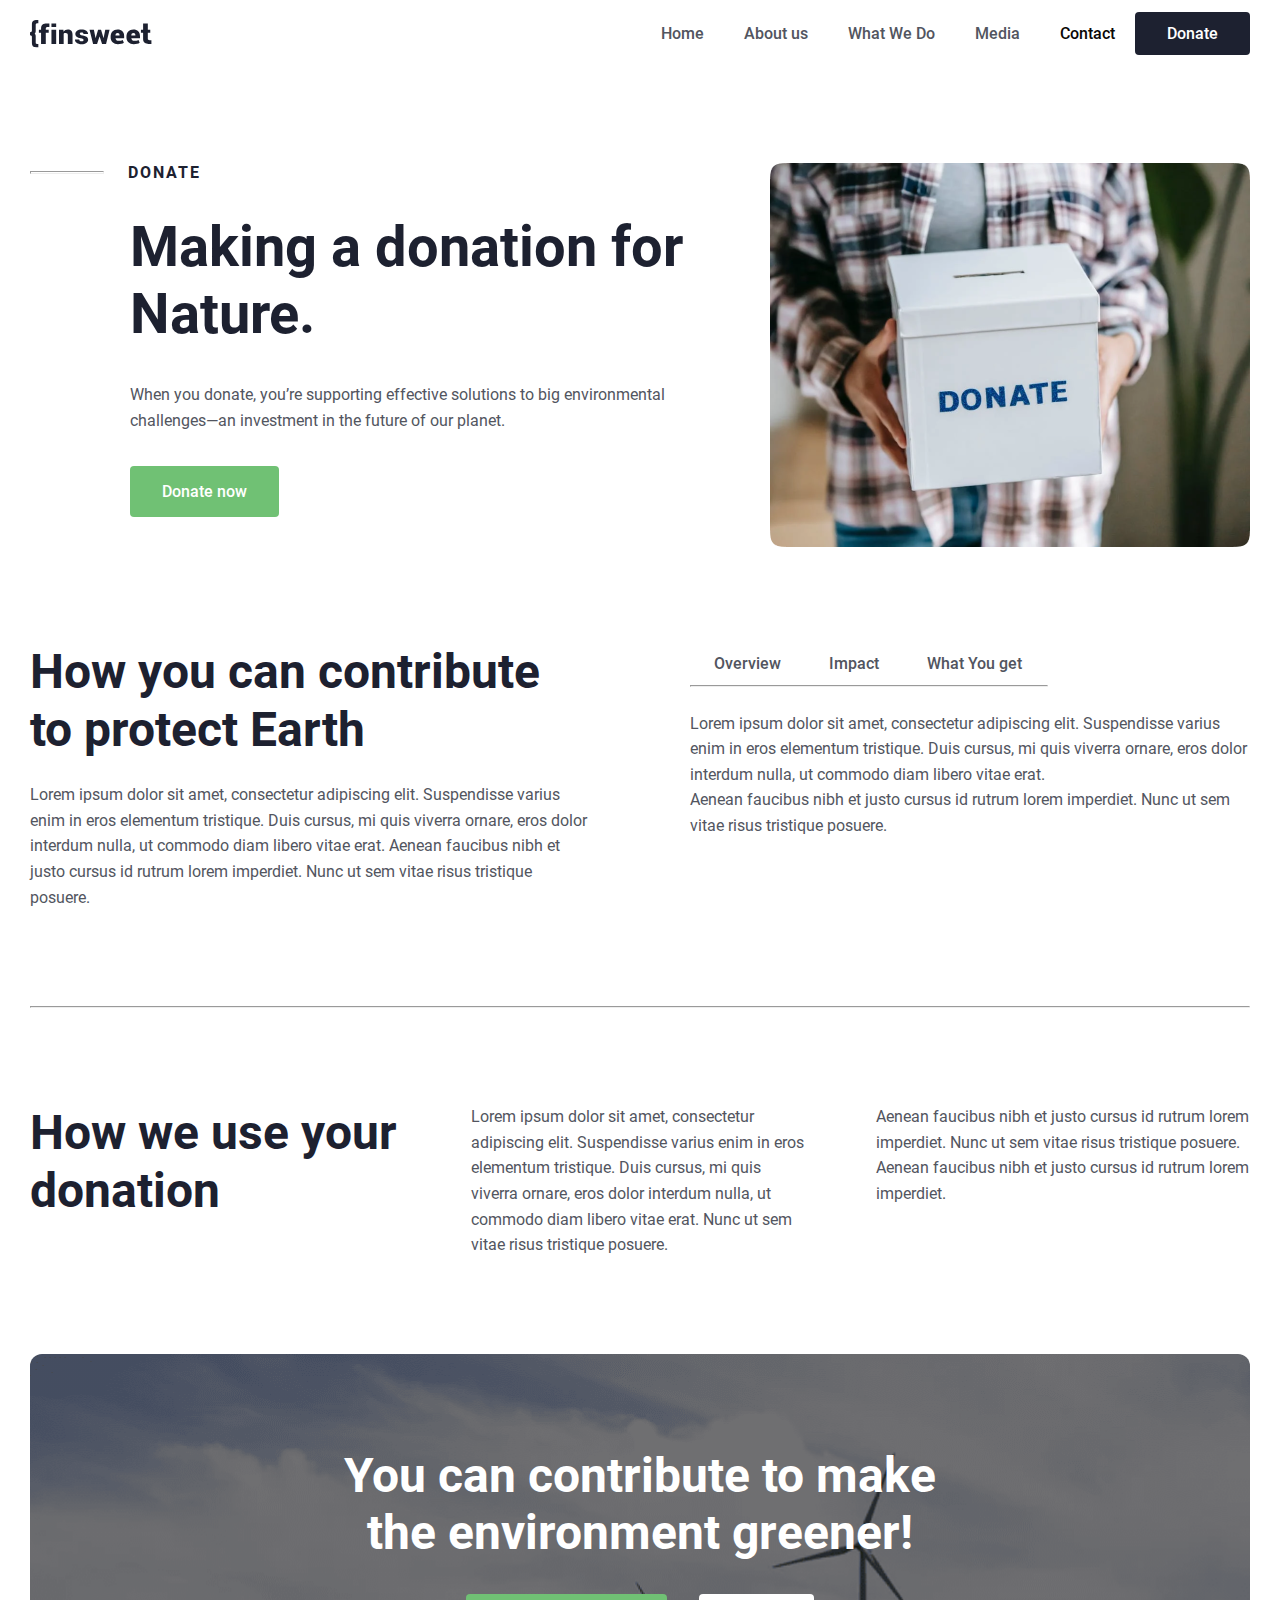
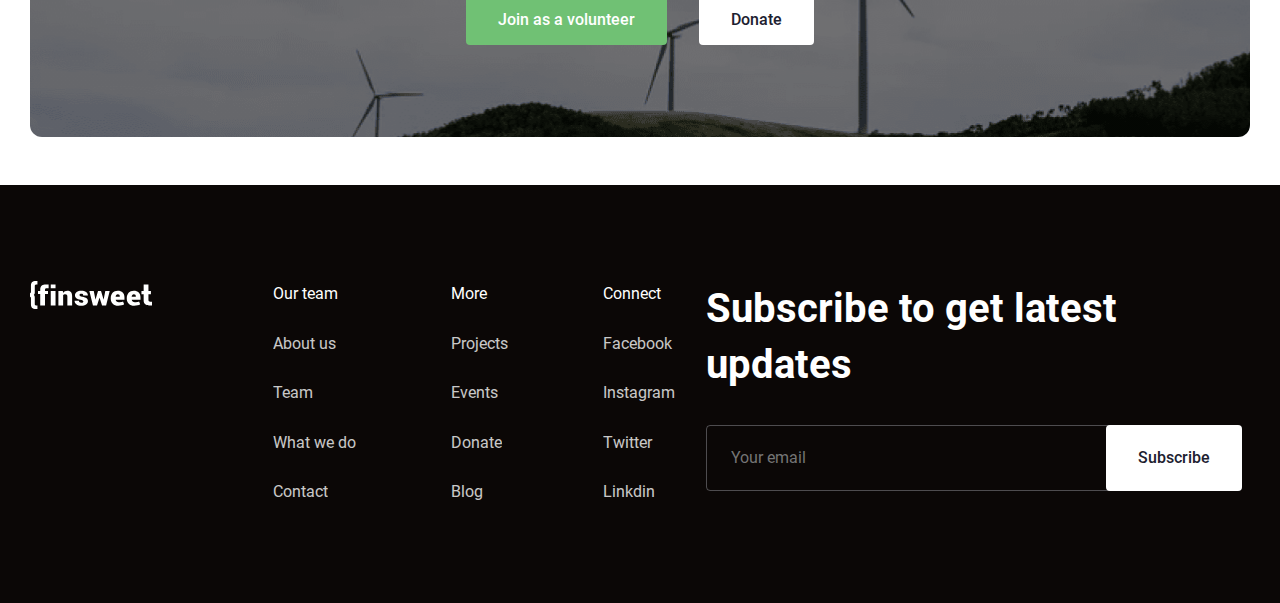
<file: pages/donate/donate.html>
<!DOCTYPE html>
<html lang="en">
  <head>
    <meta charset="UTF-8" />
    <meta name="viewport" content="width=device-width, initial-scale=1.0" />
    <title>Client First | Donate</title>
    <!-- GLOBAL -->
    <link rel="stylesheet" href="../../css/global.css" />
    <!-- HOME -->
    <link rel="stylesheet" href="./donate.css" />
  </head>
  <body>
    <!-- HEADER START -->
    <header class="header">
      <div class="header__container container">
        <a href="../../index.html" class="site-logo">
          <img
            class="site-logo__image"
            src="../../images/site-logo.svg"
            alt=""
            width="122"
            height="28"
          />
        </a>

        <nav class="sitenav">
          <ul class="sitenav__list">
            <li class="sitenav__item">
              <a class="sitenav__link" href="../../index.html">Home</a>
            </li>
            <li class="sitenav__item">
              <a class="sitenav__link" href="../about/about.html">About us</a>
            </li>
            <li class="sitenav__item">
              <a class="sitenav__link" href="../whatwedo/whatwedo.html"
                >What We Do</a
              >
            </li>
            <li class="sitenav__item">
              <a class="sitenav__link" href="../media/media.html">Media</a>
            </li>
            <li class="sitenav__item">
              <a
                id="active"
                class="sitenav__link"
                href="../contact/contact.html"
                >Contact</a
              >
            </li>
          </ul>
        </nav>

        <a class="header__btn btn navbar-btn" href="./donate.html">Donate</a>
      </div>
    </header>
    <!-- HEADER END -->

    <!-- MAIN START -->
    <main class="main">
      <section class="working">
        <div class="working-container container">
          <div class="work_content">
            <div class="work_con">
              <hr class="work_hr" />
              <h5 class="work_h5">donate</h5>
            </div>
            <div class="work_lkon">
              <h1 class="work_h1">Making a donation for Nature.</h1>
              <p class="work_p">
                When you donate, you’re supporting effective solutions to big
                environmental challenges—an investment in the future of our
                planet.
              </p>
              <a class="btn primary-btn work_btn" href="#">Donate now</a>
            </div>
          </div>
          <img src="../../images/donate.png" alt="" width="480" height="384" />
        </div>
      </section>

      <section class="cont">
        <div class="cont-container container">
          <div class="cons_kontentss">
            <div class="cont_content">
              <div class="contents">
                <h2 class="content_h2">
                  How you can contribute to protect Earth
                </h2>
                <p class="content_hp">
                  Lorem ipsum dolor sit amet, consectetur adipiscing elit.
                  Suspendisse varius enim in eros elementum tristique. Duis
                  cursus, mi quis viverra ornare, eros dolor interdum nulla, ut
                  commodo diam libero vitae erat. Aenean faucibus nibh et justo
                  cursus id rutrum lorem imperdiet. Nunc ut sem vitae risus
                  tristique posuere.
                </p>
              </div>
              <div class="kons_con">
                <ul class="kons_ul">
                  <li class="kons_li">
                    <a class="kons_a" href="">Overview</a>
                  </li>
                  <li class="kons_li"><a class="kons_a" href="">Impact</a></li>
                  <li class="kons_li">
                    <a class="kons_a" href="">What You get</a>
                  </li>
                </ul>
                <hr class="kons_hr" />
                <p class="kons_text">
                  Lorem ipsum dolor sit amet, consectetur adipiscing elit.
                  Suspendisse varius enim in eros elementum tristique. Duis
                  cursus, mi quis viverra ornare, eros dolor interdum nulla, ut
                  commodo diam libero vitae erat.
                </p>
                <p class="kons_tex">
                  Aenean faucibus nibh et justo cursus id rutrum lorem
                  imperdiet. Nunc ut sem vitae risus tristique posuere.
                </p>
              </div>
            </div>
          </div>
          <hr class="hr_hr" />
          <div class="cons_contents_cons">
            <h2 class="cons_h2_h2">How we use your donation</h2>
            <p class="cons_p_p">
              Lorem ipsum dolor sit amet, consectetur adipiscing elit.
              Suspendisse varius enim in eros elementum tristique. Duis cursus,
              mi quis viverra ornare, eros dolor interdum nulla, ut commodo diam
              libero vitae erat. Nunc ut sem vitae risus tristique posuere.
            </p>
            <p class="cons_p_p_p">
              Aenean faucibus nibh et justo cursus id rutrum lorem imperdiet.
              Nunc ut sem vitae risus tristique posuere. Aenean faucibus nibh et
              justo cursus id rutrum lorem imperdiet.
            </p>
          </div>
        </div>
      </section>

      <section class="cta">
        <div class="cta__container container">
          <div class="cta__inner-wrapper">
            <h2 class="cta__title">
              You can contribute to make the environment greener!
            </h2>
            <div class="cta__links">
              <a class="cta__links__btn primary-btn btn" href="#"
                >Join as a volunteer</a
              >
              <a class="cta__links__btn secondary-btn btn" href="./donate.html"
                >Donate</a
              >
            </div>
          </div>
        </div>
      </section>
    </main>
    <!-- MAIN END -->

    <!-- FOOTER START -->
    <footer class="footer">
      <div class="footer__container container">
        <!-- LOGO -->
        <a href="./index.html" class="site-logo">
          <img
            class="site-logo__image"
            src="../../images/site-logo-white.svg"
            alt=""
            width="122"
            height="28"
          />
        </a>

        <!-- DIV>LINKS -->
        <div class="footer__links">
          <ul class="footer__list">
            <li class="footer__items">
              <p class="footer__items__title">Our team</p>
            </li>
            <li class="footer__items">
              <a href="" class="footer__link">About us</a>
            </li>
            <li class="footer__items">
              <a href="" class="footer__link">Team</a>
            </li>
            <li class="footer__items">
              <a href="" class="footer__link">What we do</a>
            </li>
            <li class="footer__items">
              <a href="" class="footer__link">Contact</a>
            </li>
          </ul>
          <ul class="footer__list">
            <li class="footer__items">
              <p class="footer__items__title">More</p>
            </li>
            <li class="footer__items">
              <a href="" class="footer__link">Projects</a>
            </li>
            <li class="footer__items">
              <a href="" class="footer__link">Events</a>
            </li>
            <li class="footer__items">
              <a href="" class="footer__link">Donate</a>
            </li>
            <li class="footer__items">
              <a href="" class="footer__link">Blog</a>
            </li>
          </ul>
          <ul class="footer__list">
            <li class="footer__items">
              <p class="footer__items__title">Connect</p>
            </li>
            <li class="footer__items">
              <a href="" class="footer__link">Facebook</a>
            </li>
            <li class="footer__items">
              <a href="" class="footer__link">Instagram</a>
            </li>
            <li class="footer__items">
              <a href="" class="footer__link">Twitter</a>
            </li>
            <li class="footer__items">
              <a href="" class="footer__link">Linkdin </a>
            </li>
          </ul>
        </div>

        <!-- FORM -->
        <div class="footer__form">
          <h2 class="footer__form__title">Subscribe to get latest updates</h2>
          <form action="https://echo.htmlacademy.ru" method="post">
            <div class="footer__form--wrapper">
              <input
                class="footer__form__input"
                type="email"
                aria-label="Your email"
                placeholder="Your email"
                name="email"
                required
              />
              <button class="footer__form__btn secondary-btn">Subscribe</button>
            </div>
          </form>
        </div>
      </div>
    </footer>
    <!-- FOOTER END -->
  </body>
</html>
</file>
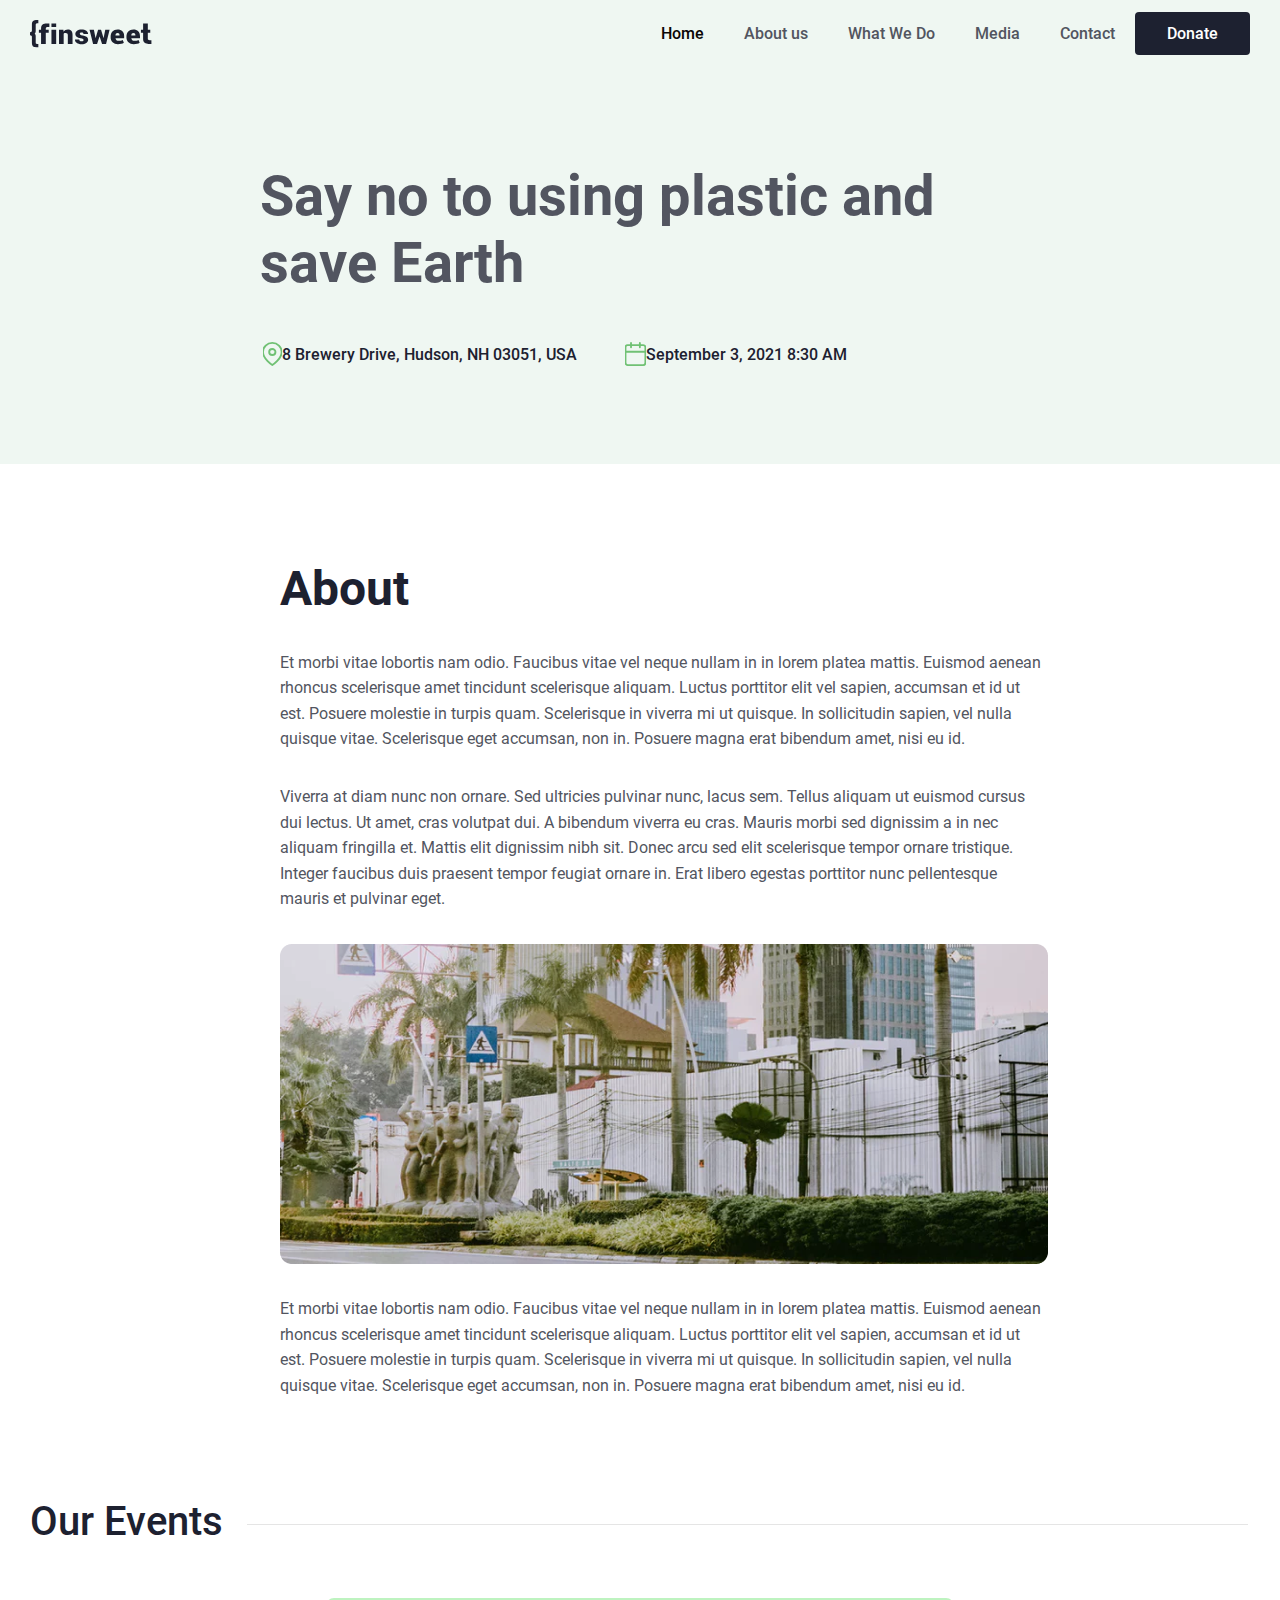
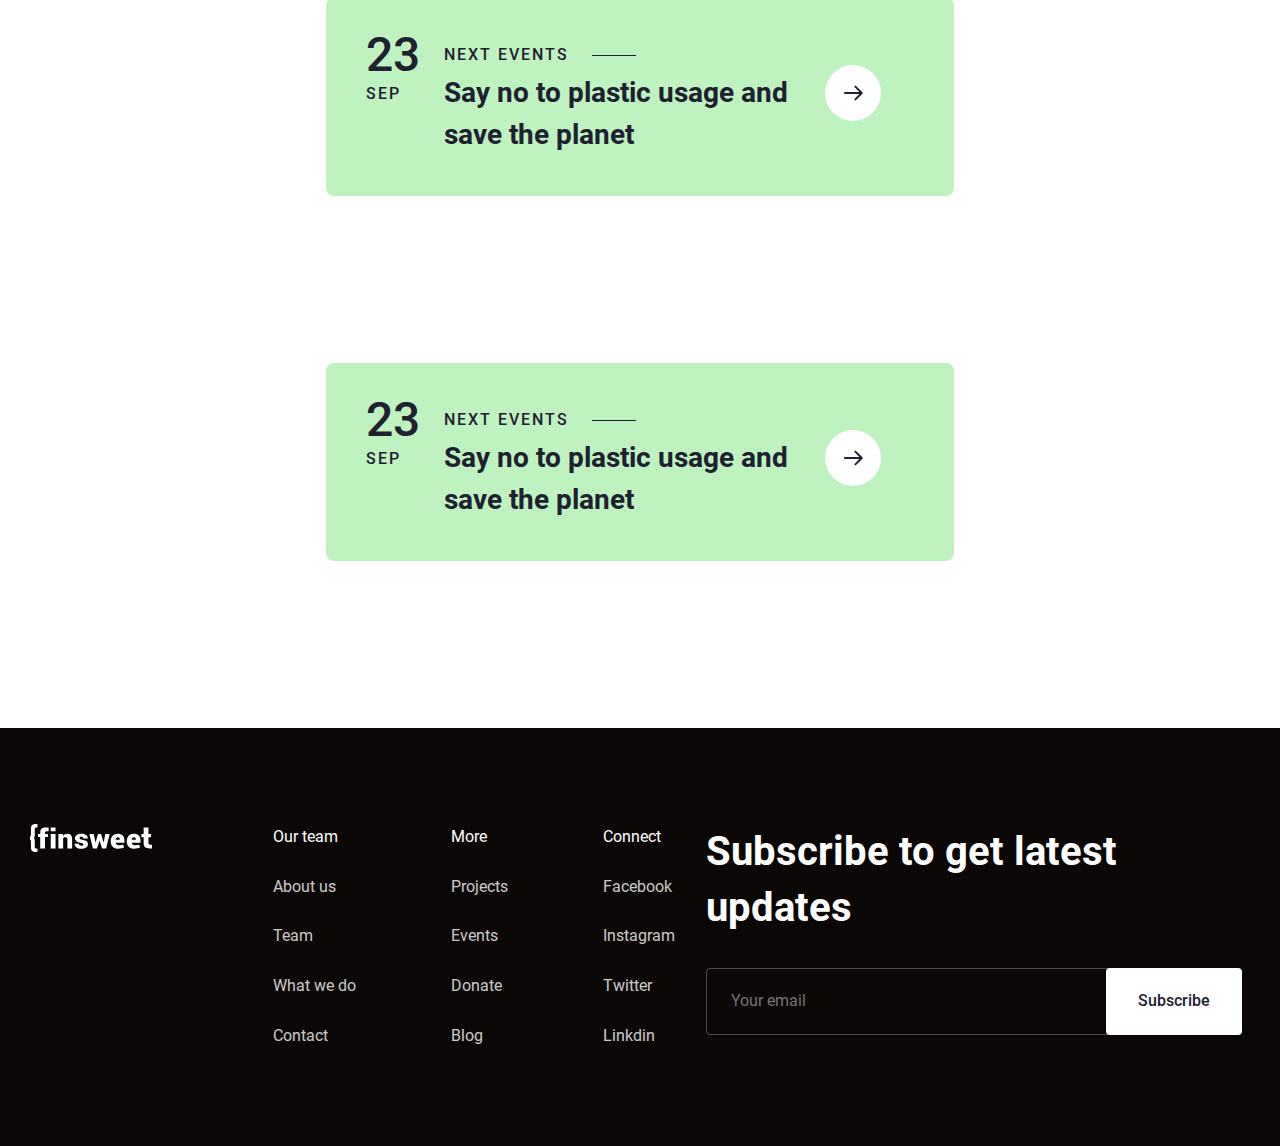
<file: pages/eventreadmore/eventreadmore.html>
<!DOCTYPE html>
<html lang="en">
  <head>
    <meta charset="UTF-8" />
    <meta name="viewport" content="width=device-width, initial-scale=1.0" />
    <title>Client First | Home</title>
    <!-- GLOBAL -->
    <link rel="stylesheet" href="../../css/global.css" />
    <!-- HOME -->
    <link rel="stylesheet" href="./eventreadmore.css" />
  </head>
  <body>
    <!-- HEADER START -->
    <header class="header ssssssss">
      <div class="header__container container">
        <a href="../../index.html" class="site-logo">
          <img
            class="site-logo__image"
            src="../../images/site-logo.svg"
            alt=""
            width="122"
            height="28"
          />
        </a>

        <nav class="sitenav">
          <ul class="sitenav__list">
            <li class="sitenav__item">
              <a id="active" class="sitenav__link" href="../../index.html"
                >Home</a
              >
            </li>
            <li class="sitenav__item">
              <a class="sitenav__link" href="../pages/about/about.html"
                >About us</a
              >
            </li>
            <li class="sitenav__item">
              <a class="sitenav__link" href="../pages/whatwedo/whatwedo.html"
                >What We Do</a
              >
            </li>
            <li class="sitenav__item">
              <a class="sitenav__link" href="../pages/media/media.html"
                >Media</a
              >
            </li>
            <li class="sitenav__item">
              <a class="sitenav__link" href="../pages/contact/contact.html"
                >Contact</a
              >
            </li>
          </ul>
        </nav>

        <a class="header__btn btn navbar-btn" href="../pages/donate/donate.html"
          >Donate</a
        >
      </div>
    </header>

    <main class="main">
      <section class="say">
        <div class="say-container container">
          <h1 class="say_h1">Say no to using plastic and save Earth</h1>
          <div class="say-div">
            <div class="say_cons">
              <img
                class="say_img"
                src="../../images/map.svg"
                alt=""
                width="19"
                height="24"
              />
              <h5 class="say_h5">8 Brewery Drive, Hudson, NH 03051, USA</h5>
            </div>
            <div class="say_cons">
              <img
                class="say_img"
                src="../../images/kalendar.svg"
                alt=""
                width="21"
                height="24"
              />
              <h5 class="say_h5">September 3, 2021 8:30 AM</h5>
            </div>
          </div>
        </div>
      </section>

      <section class="about">
        <div class="about-container container">
          <div class="about_ml">
            <h2 class="about_h2">About</h2>
            <p class="about_p">
              Et morbi vitae lobortis nam odio. Faucibus vitae vel neque nullam
              in in lorem platea mattis. Euismod aenean rhoncus scelerisque amet
              tincidunt scelerisque aliquam. Luctus porttitor elit vel sapien,
              accumsan et id ut est. Posuere molestie in turpis quam.
              Scelerisque in viverra mi ut quisque. In sollicitudin sapien, vel
              nulla quisque vitae. Scelerisque eget accumsan, non in. Posuere
              magna erat bibendum amet, nisi eu id.
            </p>
            <p class="about_pp">
              Viverra at diam nunc non ornare. Sed ultricies pulvinar nunc,
              lacus sem. Tellus aliquam ut euismod cursus dui lectus. Ut amet,
              cras volutpat dui. A bibendum viverra eu cras. Mauris morbi sed
              dignissim a in nec aliquam fringilla et. Mattis elit dignissim
              nibh sit. Donec arcu sed elit scelerisque tempor ornare tristique.
              Integer faucibus duis praesent tempor feugiat ornare in. Erat
              libero egestas porttitor nunc pellentesque mauris et pulvinar
              eget.
            </p>
            <img src="../../images/omon.png" alt="" width="768" height="320" />
            <p class="about_ppp">
              Et morbi vitae lobortis nam odio. Faucibus vitae vel neque nullam
              in in lorem platea mattis. Euismod aenean rhoncus scelerisque amet
              tincidunt scelerisque aliquam. Luctus porttitor elit vel sapien,
              accumsan et id ut est. Posuere molestie in turpis quam.
              Scelerisque in viverra mi ut quisque. In sollicitudin sapien, vel
              nulla quisque vitae. Scelerisque eget accumsan, non in. Posuere
              magna erat bibendum amet, nisi eu id.
            </p>
          </div>
        </div>
      </section>

      <section class="events">
        <div class="container events_container">
          <h2 class="events__title">Our Events</h2>
          <div class="events__contents">
            <div class="events__list">
              <div class="events__list__list">
                <h2 class="events__list__title">23</h2>
                <h4 class="events__list__desc">SEP</h4>
              </div>
              <div class="events__lists">
                <h4 class="events__lists__title">Next Events</h4>
                <h3 class="events__lists__desc">
                  Say no to plastic usage and save the planet
                </h3>
              </div>
              <a
                class="events__links"
                href="../pages/projectReadMore/projectReadMore.html"
              >
                <img
                  class="events__images"
                  src="../../images/btn-img.svg"
                  alt=""
                  width="56"
                  height="56"
                />
              </a>
            </div>
            <div class="events__list">
              <div class="events__list__list">
                <h2 class="events__list__title">23</h2>
                <h4 class="events__list__desc">SEP</h4>
              </div>
              <div class="events__lists">
                <h4 class="events__lists__title">Next Events</h4>
                <h3 class="events__lists__desc">
                  Say no to plastic usage and save the planet
                </h3>
              </div>
              <a
                class="events__links"
                href="../pages/projectReadMore/projectReadMore.html"
              >
                <img
                  class="events__images"
                  src="../../images/btn-img.svg"
                  alt=""
                  width="56"
                  height="56"
                />
              </a>
            </div>
          </div>
        </div>
      </section>
    </main>

    <!-- FOOTER START -->
    <footer class="footer">
      <div class="footer__container container">
        <!-- LOGO -->
        <a href="../../index.html" class="site-logo">
          <img
            class="site-logo__image"
            src="../../images/site-logo-white.svg"
            alt=""
            width="122"
            height="28"
          />
        </a>

        <!-- DIV>LINKS -->
        <div class="footer__links">
          <ul class="footer__list">
            <li class="footer__items">
              <p class="footer__items__title">Our team</p>
            </li>
            <li class="footer__items">
              <a href="" class="footer__link">About us</a>
            </li>
            <li class="footer__items">
              <a href="" class="footer__link">Team</a>
            </li>
            <li class="footer__items">
              <a href="" class="footer__link">What we do</a>
            </li>
            <li class="footer__items">
              <a href="" class="footer__link">Contact</a>
            </li>
          </ul>
          <ul class="footer__list">
            <li class="footer__items">
              <p class="footer__items__title">More</p>
            </li>
            <li class="footer__items">
              <a href="" class="footer__link">Projects</a>
            </li>
            <li class="footer__items">
              <a href="" class="footer__link">Events</a>
            </li>
            <li class="footer__items">
              <a href="" class="footer__link">Donate</a>
            </li>
            <li class="footer__items">
              <a href="" class="footer__link">Blog</a>
            </li>
          </ul>
          <ul class="footer__list">
            <li class="footer__items">
              <p class="footer__items__title">Connect</p>
            </li>
            <li class="footer__items">
              <a href="" class="footer__link">Facebook</a>
            </li>
            <li class="footer__items">
              <a href="" class="footer__link">Instagram</a>
            </li>
            <li class="footer__items">
              <a href="" class="footer__link">Twitter</a>
            </li>
            <li class="footer__items">
              <a href="" class="footer__link">Linkdin </a>
            </li>
          </ul>
        </div>

        <!-- FORM -->
        <div class="footer__form">
          <h2 class="footer__form__title">Subscribe to get latest updates</h2>
          <form action="https://echo.htmlacademy.ru" method="post">
            <div class="footer__form--wrapper">
              <input
                class="footer__form__input"
                type="email"
                aria-label="Your email"
                placeholder="Your email"
                name="email"
                autocomplete="off"
                required
              />
              <button class="footer__form__btn secondary-btn">Subscribe</button>
            </div>
          </form>
        </div>
      </div>
    </footer>
    <!-- FOOTER END -->
  </body>
</html>
</file>
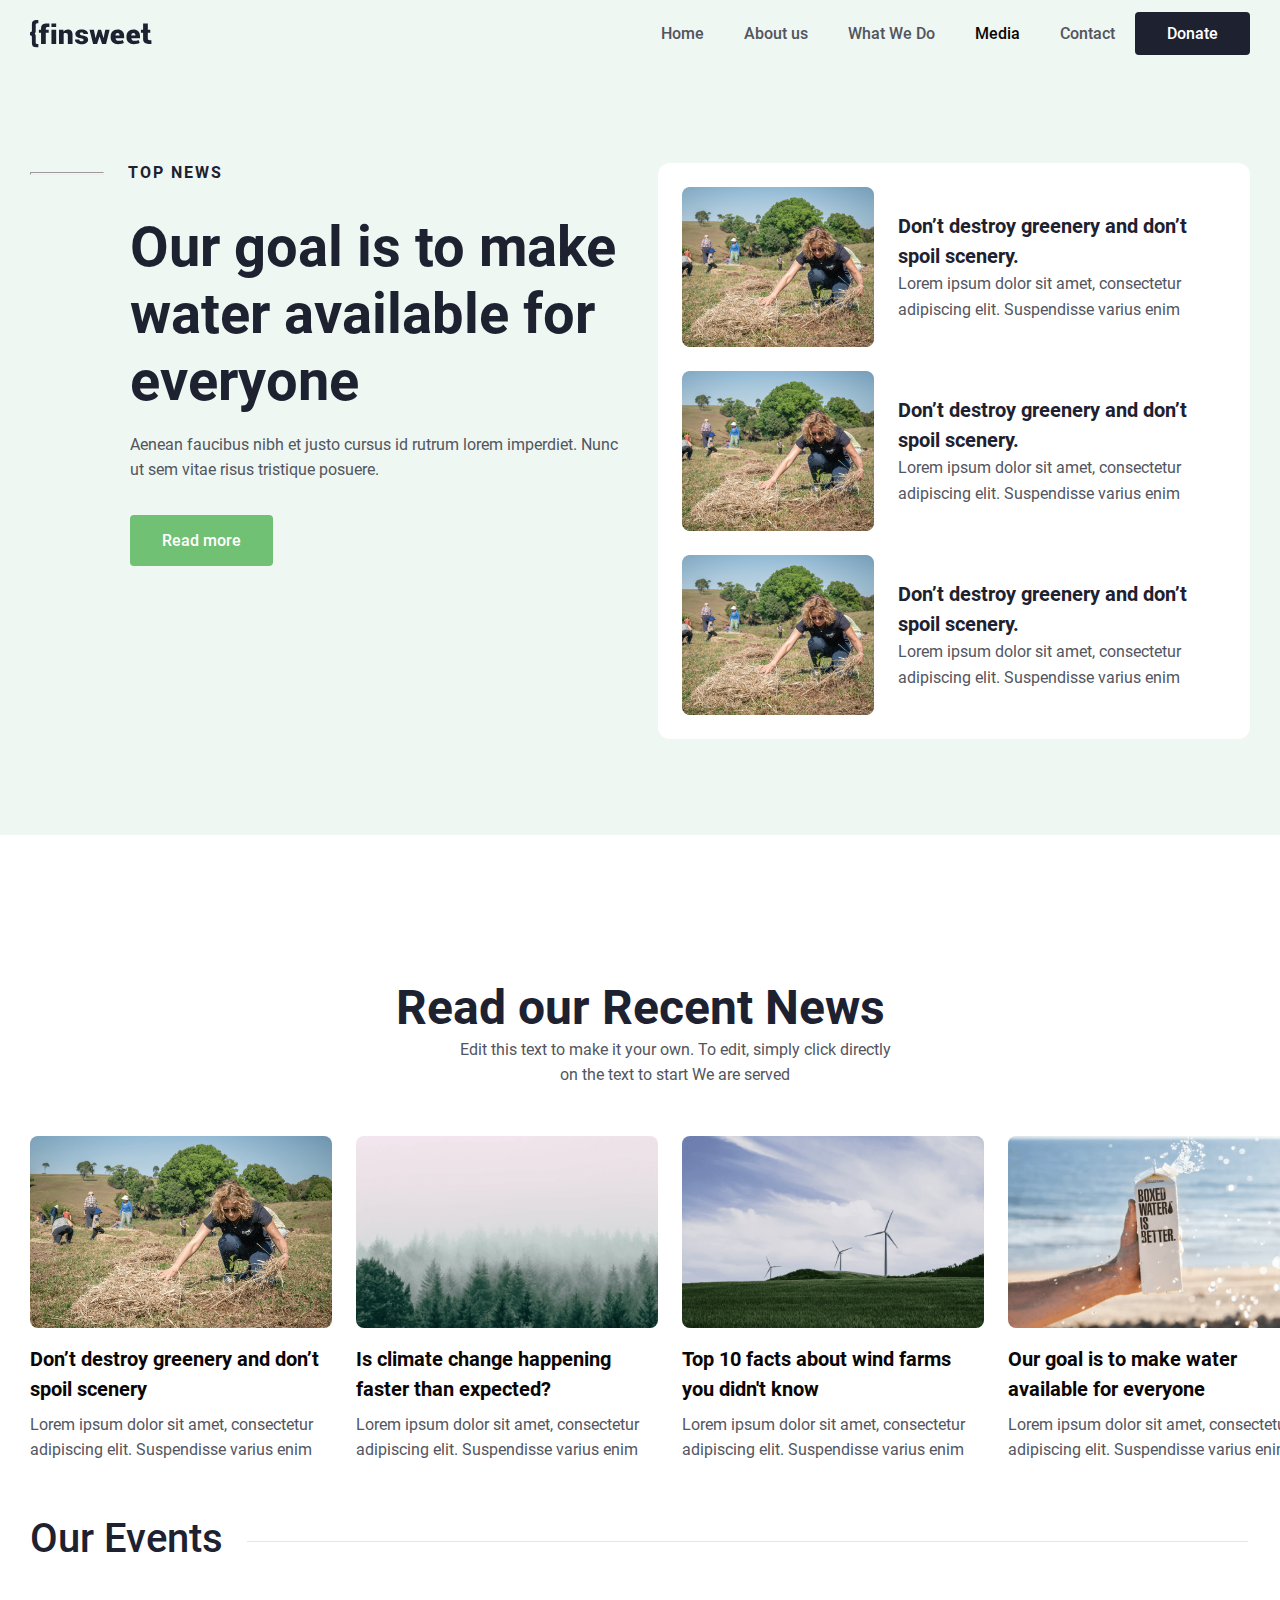
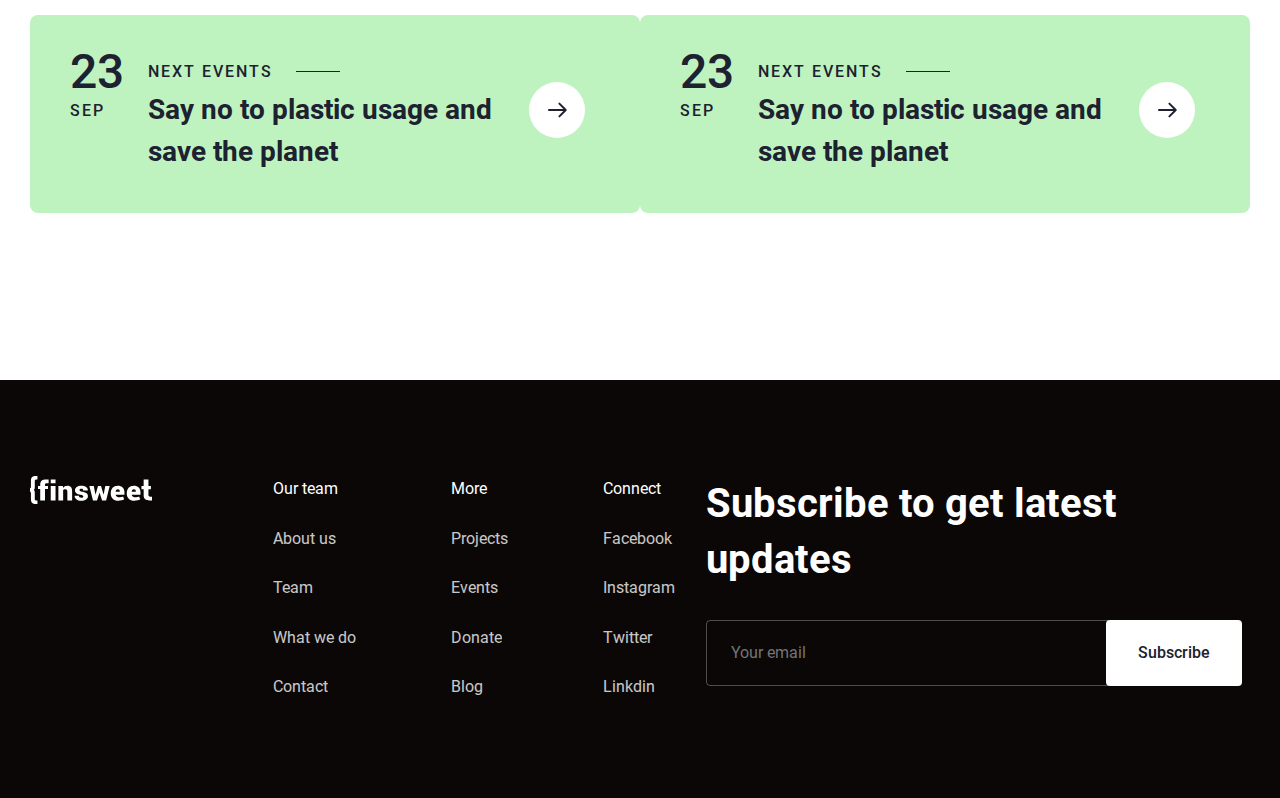
<file: pages/media/media.html>
<!DOCTYPE html>
<html lang="en">
  <head>
    <meta charset="UTF-8" />
    <meta name="viewport" content="width=device-width, initial-scale=1.0" />
    <title>Client First | Media</title>
    <!-- GLOBAL -->
    <link rel="stylesheet" href="../../css/global.css" />
    <!-- HOME -->
    <link rel="stylesheet" href="./media.css" />
  </head>
  <body>
    <!-- HEADER START -->
    <header class="header nws">
      <div class="header__container container">
        <a href="../../index.html" class="site-logo">
          <img
            class="site-logo__image"
            src="../../images/site-logo.svg"
            alt=""
            width="122"
            height="28"
          />
        </a>

        <nav class="sitenav">
          <ul class="sitenav__list">
            <li class="sitenav__item">
              <a class="sitenav__link" href="../../index.html">Home</a>
            </li>
            <li class="sitenav__item">
              <a class="sitenav__link" href="../about/about.html">About us</a>
            </li>
            <li class="sitenav__item">
              <a class="sitenav__link" href="../whatwedo/whatwedo.html"
                >What We Do</a
              >
            </li>
            <li class="sitenav__item">
              <a id="active" class="sitenav__link" href="./media.html">Media</a>
            </li>
            <li class="sitenav__item">
              <a class="sitenav__link" href="../contact/contact.html"
                >Contact</a
              >
            </li>
          </ul>
        </nav>

        <a class="header__btn btn navbar-btn" href="../donate/donate.html"
          >Donate</a
        >
      </div>
    </header>
    <!-- HEADER END -->

    <!-- MAIN START -->
    <main class="main">
      <!-- CTA END -->

      <section class="new">
        <div class="new-container container">
          <div class="new-content">
            <div class="new-con">
              <hr class="new_hr" />
              <h5 class="new_h5">Top news</h5>
            </div>
            <h1 class="new_h1 ssl">
              Our goal is to make water available for everyone
            </h1>
            <p class="new_p ssl">
              Aenean faucibus nibh et justo cursus id rutrum lorem imperdiet.
              Nunc ut sem vitae risus tristique posuere.
            </p>
            <a class="btn primary-btn ssl" href="#">Read more</a>
          </div>
          <div class="new_destroy">
            <ul class="new_des_ul">
              <li class="new_des_li">
                <img
                  src="../../images/xashak.png"
                  alt=""
                  width="192"
                  height="160"
                />
                <div class="desli">
                  <h4 class="desli_des">
                    Don’t destroy greenery and don’t spoil scenery.
                  </h4>
                  <p class="desli_des-p">
                    Lorem ipsum dolor sit amet, consectetur adipiscing elit.
                    Suspendisse varius enim
                  </p>
                </div>
              </li>
              <li class="new_des_li">
                <img
                  src="../../images/xashak.png"
                  alt=""
                  width="192"
                  height="160"
                />
                <div class="desli">
                  <h4 class="desli_des">
                    Don’t destroy greenery and don’t spoil scenery.
                  </h4>
                  <p class="desli_des-p">
                    Lorem ipsum dolor sit amet, consectetur adipiscing elit.
                    Suspendisse varius enim
                  </p>
                </div>
              </li>
              <li class="new_des_li">
                <img
                  src="../../images/xashak.png"
                  alt=""
                  width="192"
                  height="160"
                />
                <div class="desli">
                  <h4 class="desli_des">
                    Don’t destroy greenery and don’t spoil scenery.
                  </h4>
                  <p class="desli_des-p">
                    Lorem ipsum dolor sit amet, consectetur adipiscing elit.
                    Suspendisse varius enim
                  </p>
                </div>
              </li>
            </ul>
          </div>
        </div>
      </section>

      <!-- BLOG SECTION START-->
      <section class="blog-section">
        <div class="blog-section__container container">
          <h2 class="blo_h2">Read our Recent News</h2>
          <p class="blo_p">
            Edit this text to make it your own. To edit, simply click directly
            on the text to start We are served
          </p>
          <ul class="blog-section__list">
            <li class="blog-section__item">
              <img
                src="../../images/a-gril-in-the-farm.png"
                alt="a girl is cearing trees"
                class="blog-section__image"
                width="302"
                height="192"
              />
              <h4 class="blog-section__item__title">
                <a
                  class="blog-section__item__link"
                  href="../blogpost/blogpost.html"
                  >Don’t destroy greenery and don’t spoil scenery</a
                >
              </h4>
              <p class="blog-section__item__description">
                Lorem ipsum dolor sit amet, consectetur adipiscing elit.
                Suspendisse varius enim
              </p>
            </li>
            <li class="blog-section__item">
              <img
                src="../../images/foggy-forest.png"
                alt="foggy climet in a forest"
                class="blog-section__image"
                width="302"
                height="192"
              />
              <h4 class="blog-section__item__title">
                <a
                  class="blog-section__item__link"
                  href="../blogpost/blogpost.html"
                  >Is climate change happening faster than expected?
                </a>
              </h4>
              <p class="blog-section__item__description">
                Lorem ipsum dolor sit amet, consectetur adipiscing elit.
                Suspendisse varius enim
              </p>
            </li>
            <li class="blog-section__item">
              <img
                src="../../images/wind-farm.png"
                alt="wind farms in the green field"
                class="blog-section__image"
                width="302"
                height="192"
              />
              <h4 class="blog-section__item__title">
                <a
                  class="blog-section__item__link"
                  href="../blogpost/blogpost.html"
                >
                  Top 10 facts about wind farms you didn't know
                </a>
              </h4>
              <p class="blog-section__item__description">
                Lorem ipsum dolor sit amet, consectetur adipiscing elit.
                Suspendisse varius enim
              </p>
            </li>
            <li class="blog-section__item">
              <img
                src="../../images/bottle-of-water.png"
                alt="a person is holding a water dish which made from paper"
                class="blog-section__image"
                width="302"
                height="192"
              />
              <h4 class="blog-section__item__title">
                <a
                  class="blog-section__item__link"
                  href="../blogpost/blogpost.html"
                >
                  Our goal is to make water available for everyone
                </a>
              </h4>
              <p class="blog-section__item__description">
                Lorem ipsum dolor sit amet, consectetur adipiscing elit.
                Suspendisse varius enim
              </p>
            </li>
          </ul>
        </div>
      </section>
      <!-- BLOG SECTION END-->

      <!-- events section start -->

      <section class="events">
        <div class="container events_container">
          <h2 class="events__title">Our Events</h2>
          <div class="events__content">
            <div class="events__list">
              <div class="events__list__list">
                <h2 class="events__list__title">23</h2>
                <h4 class="events__list__desc">SEP</h4>
              </div>
              <div class="events__lists">
                <h4 class="events__lists__title">Next Events</h4>
                <h3 class="events__lists__desc">
                  Say no to plastic usage and save the planet
                </h3>
              </div>
              <a
                class="events__links"
                href="../projectReadMore/projectReadMore.html"
              >
                <img
                  class="events__images"
                  src="../../images/btn-img.svg"
                  alt=""
                  width="56"
                  height="56"
                />
              </a>
            </div>
            <div class="events__list">
              <div class="events__list__list">
                <h2 class="events__list__title">23</h2>
                <h4 class="events__list__desc">SEP</h4>
              </div>
              <div class="events__lists">
                <h4 class="events__lists__title">Next Events</h4>
                <h3 class="events__lists__desc">
                  Say no to plastic usage and save the planet
                </h3>
              </div>
              <a
                class="events__links"
                href="../projectReadMore/projectReadMore.html"
              >
                <img
                  class="events__images"
                  src="../../images/btn-img.svg"
                  alt=""
                  width="56"
                  height="56"
                />
              </a>
            </div>
          </div>
        </div>
      </section>
    </main>
    <!-- MAIN END -->

    <!-- FOOTER START -->
    <footer class="footer">
      <div class="footer__container container">
        <!-- LOGO -->
        <a href="./index.html" class="site-logo">
          <img
            class="site-logo__image"
            src="../../images/site-logo-white.svg"
            alt=""
            width="122"
            height="28"
          />
        </a>

        <!-- DIV>LINKS -->
        <div class="footer__links">
          <ul class="footer__list">
            <li class="footer__items">
              <p class="footer__items__title">Our team</p>
            </li>
            <li class="footer__items">
              <a href="" class="footer__link">About us</a>
            </li>
            <li class="footer__items">
              <a href="" class="footer__link">Team</a>
            </li>
            <li class="footer__items">
              <a href="" class="footer__link">What we do</a>
            </li>
            <li class="footer__items">
              <a href="" class="footer__link">Contact</a>
            </li>
          </ul>
          <ul class="footer__list">
            <li class="footer__items">
              <p class="footer__items__title">More</p>
            </li>
            <li class="footer__items">
              <a href="" class="footer__link">Projects</a>
            </li>
            <li class="footer__items">
              <a href="" class="footer__link">Events</a>
            </li>
            <li class="footer__items">
              <a href="" class="footer__link">Donate</a>
            </li>
            <li class="footer__items">
              <a href="" class="footer__link">Blog</a>
            </li>
          </ul>
          <ul class="footer__list">
            <li class="footer__items">
              <p class="footer__items__title">Connect</p>
            </li>
            <li class="footer__items">
              <a href="" class="footer__link">Facebook</a>
            </li>
            <li class="footer__items">
              <a href="" class="footer__link">Instagram</a>
            </li>
            <li class="footer__items">
              <a href="" class="footer__link">Twitter</a>
            </li>
            <li class="footer__items">
              <a href="" class="footer__link">Linkdin </a>
            </li>
          </ul>
        </div>

        <!-- FORM -->
        <div class="footer__form">
          <h2 class="footer__form__title">Subscribe to get latest updates</h2>
          <form action="https://echo.htmlacademy.ru" method="post">
            <div class="footer__form--wrapper">
              <input
                class="footer__form__input"
                type="email"
                aria-label="Your email"
                placeholder="Your email"
                name="email"
                required
              />
              <button class="footer__form__btn secondary-btn">Subscribe</button>
            </div>
          </form>
        </div>
      </div>
    </footer>
    <!-- FOOTER END -->
  </body>
</html>
</file>
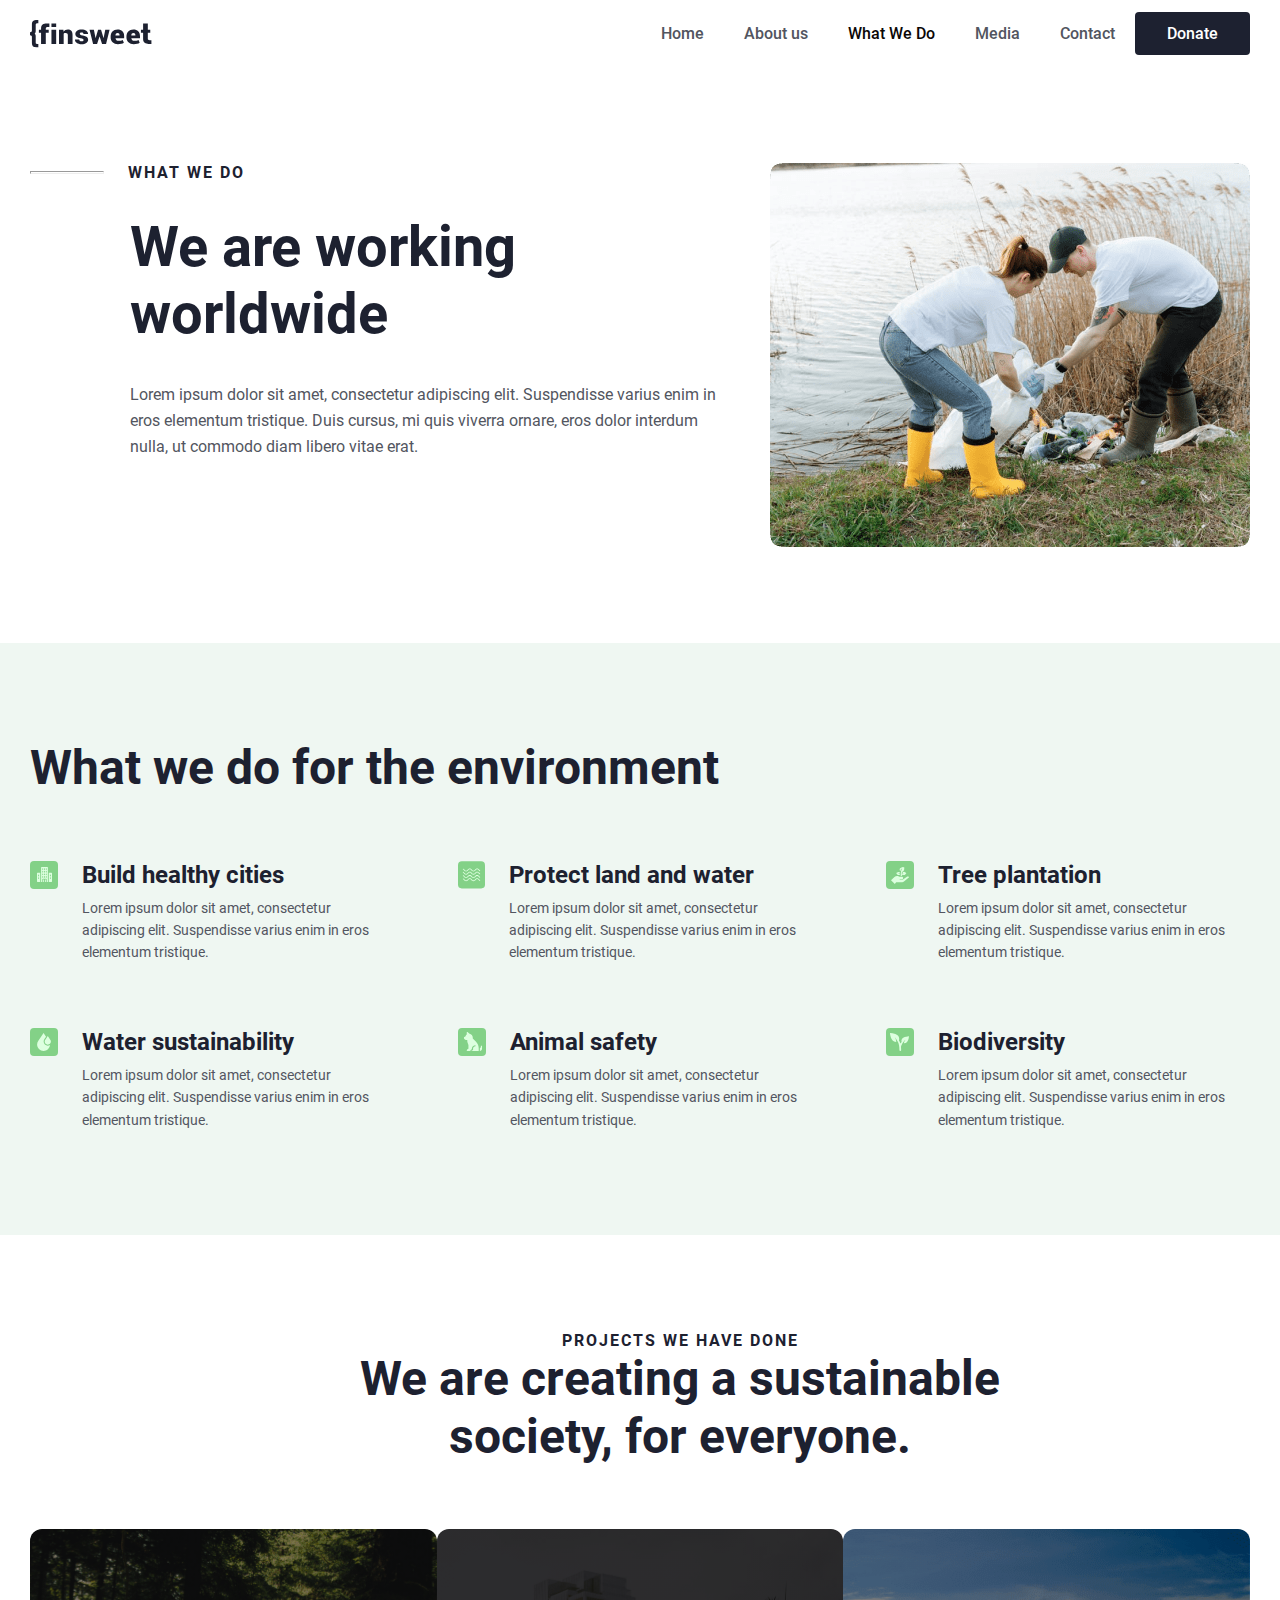
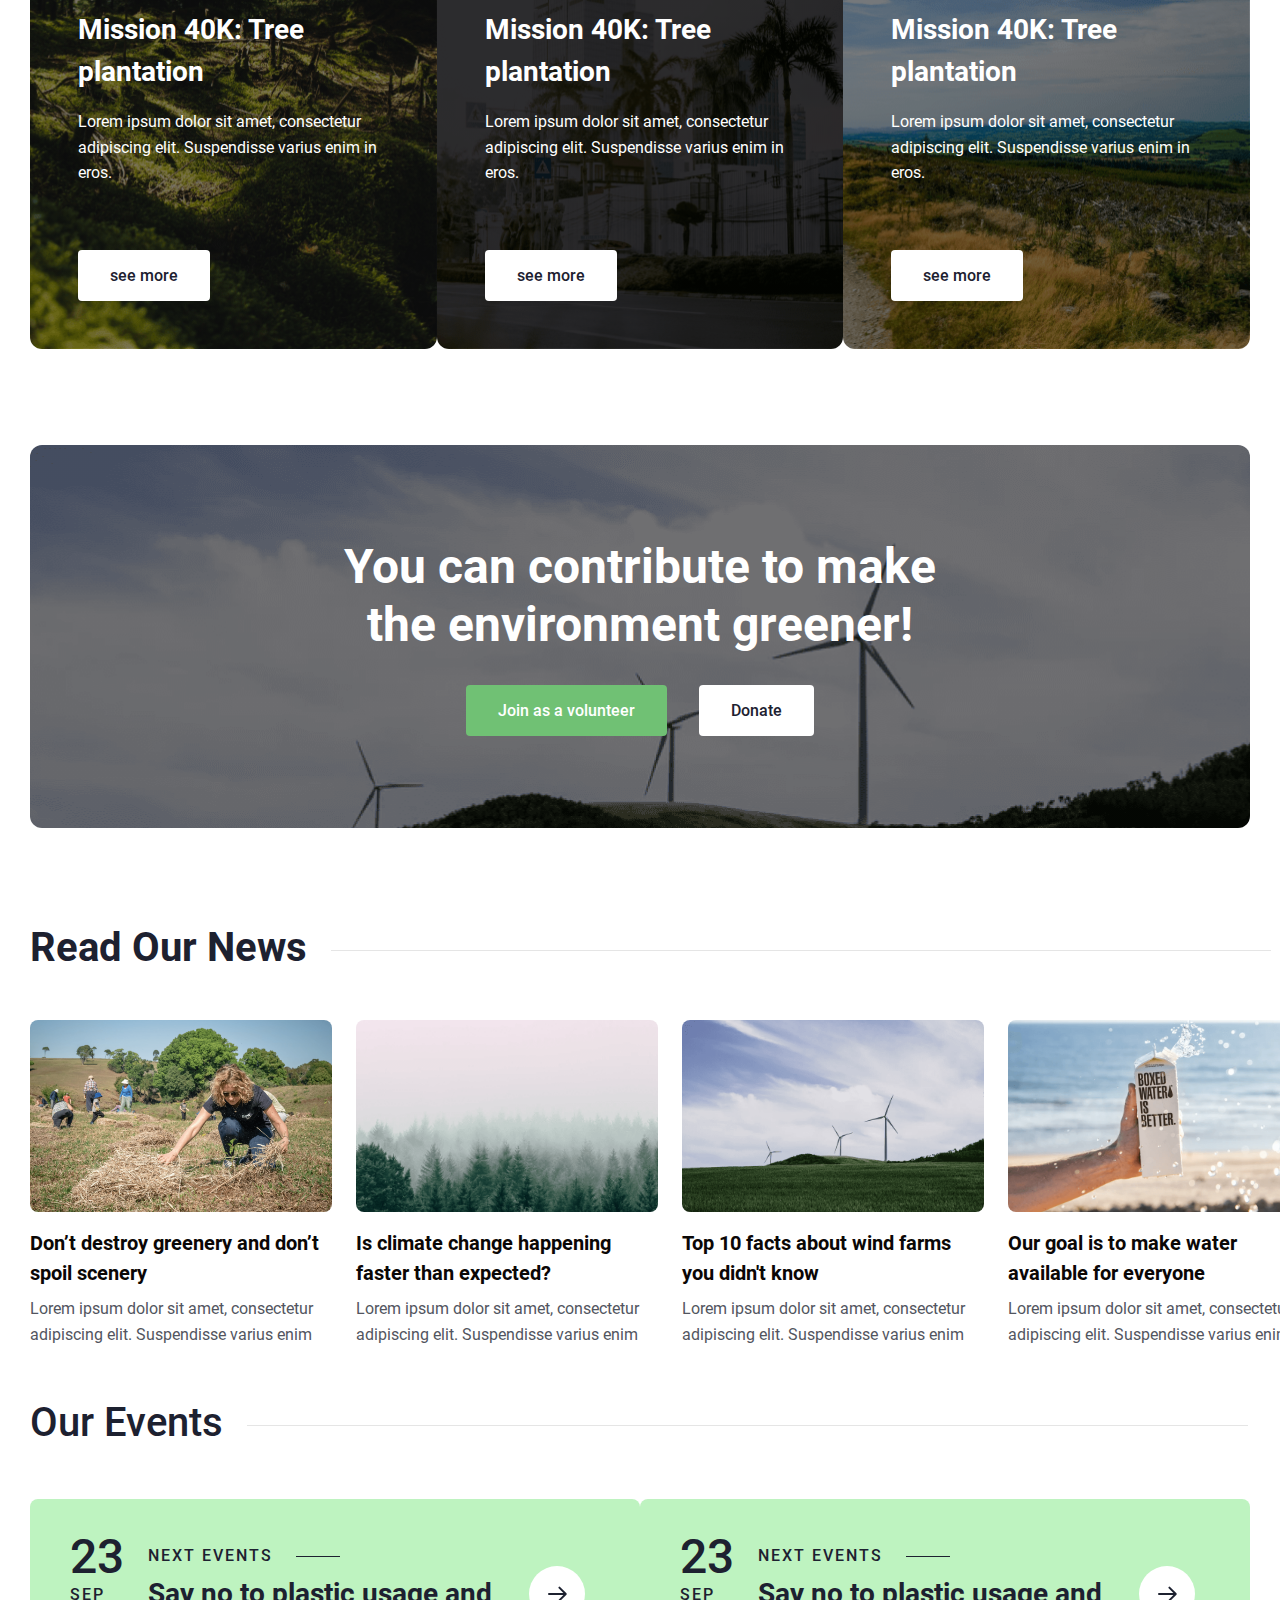
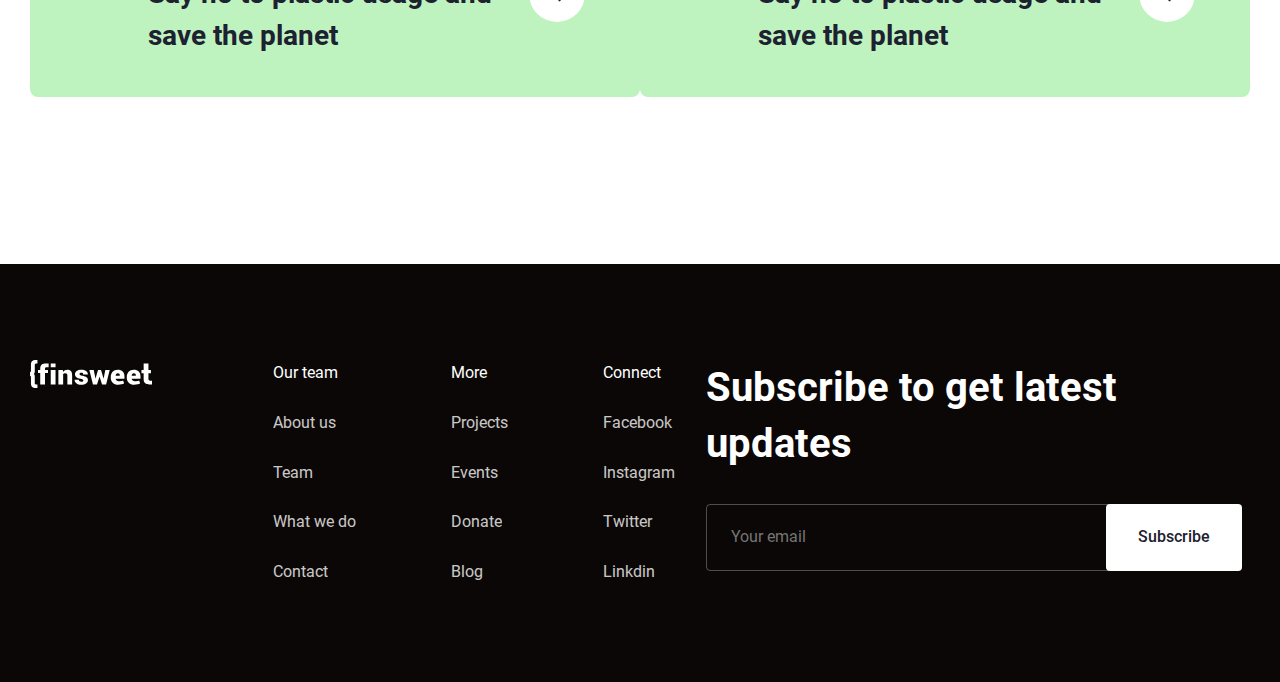
<file: pages/whatwedo/whatwedo.html>
<!DOCTYPE html>
<html lang="en">
  <head>
    <meta charset="UTF-8" />
    <meta name="viewport" content="width=device-width, initial-scale=1.0" />
    <title>Client First | What we do</title>
    <!-- GLOBAL -->
    <link rel="stylesheet" href="../../css/global.css" />
    <!-- HOME -->
    <link rel="stylesheet" href="./whatwedo.css" />
  </head>
  <body>
    <!-- HEADER START -->
    <header class="header">
      <div class="header__container container">
        <a href="../../index.html" class="site-logo">
          <img
            class="site-logo__image"
            src="../../images/site-logo.svg"
            alt=""
            width="122"
            height="28"
          />
        </a>

        <nav class="sitenav">
          <ul class="sitenav__list">
            <li class="sitenav__item">
              <a class="sitenav__link" href="../../index.html">Home</a>
            </li>
            <li class="sitenav__item">
              <a class="sitenav__link" href="../about/about.html">About us</a>
            </li>
            <li class="sitenav__item">
              <a id="active" class="sitenav__link" href="./whatwedo.html"
                >What We Do</a
              >
            </li>
            <li class="sitenav__item">
              <a class="sitenav__link" href="../media/media.html">Media</a>
            </li>
            <li class="sitenav__item">
              <a class="sitenav__link" href="../contact/contact.html"
                >Contact</a
              >
            </li>
          </ul>
        </nav>

        <a class="header__btn btn navbar-btn" href="../donate/donate.html"
          >Donate</a
        >
      </div>
    </header>
    <!-- HEADER END -->

    <!-- MAIN START -->
    <main class="main">
      <!-- working section start -->

      <section class="working">
        <div class="working-container container">
          <div class="work_content">
            <div class="work_con">
              <hr class="work_hr" />
              <h5 class="work_h5">What we do</h5>
            </div>
            <div class="work_lkon">
              <h1 class="work_h1">We are working worldwide</h1>
              <p class="work_p">
                Lorem ipsum dolor sit amet, consectetur adipiscing elit.
                Suspendisse varius enim in eros elementum tristique. Duis
                cursus, mi quis viverra ornare, eros dolor interdum nulla, ut
                commodo diam libero vitae erat.
              </p>
            </div>
          </div>
          <img src="../../images/kep.png" alt="" width="480" height="384" />
        </div>
      </section>

      <!-- working section end -->

      <!-- table section start -->

      <section class="table">
        <div class="container table-container">
          <h2 class="table_h2">What we do for the environment</h2>
          <ul class="table_ul">
            <li class="table_li">
              <img src="../../images/dom.svg" alt="" width="28" height="28" />
              <div class="table_content">
                <h3 class="table_title">Build healthy cities</h3>
                <p class="table_desc">
                  Lorem ipsum dolor sit amet, consectetur adipiscing elit.
                  Suspendisse varius enim in eros elementum tristique.
                </p>
              </div>
            </li>
            <li class="table_li">
              <img src="../../images/tlo.svg" alt="" width="28" height="28" />
              <div class="table_content">
                <h3 class="table_title">Protect land and water</h3>
                <p class="table_desc">
                  Lorem ipsum dolor sit amet, consectetur adipiscing elit.
                  Suspendisse varius enim in eros elementum tristique.
                </p>
              </div>
            </li>
            <li class="table_li">
              <img src="../../images/gul.svg" alt="" width="28" height="28" />
              <div class="table_content">
                <h3 class="table_title">Tree plantation</h3>
                <p class="table_desc">
                  Lorem ipsum dolor sit amet, consectetur adipiscing elit.
                  Suspendisse varius enim in eros elementum tristique.
                </p>
              </div>
            </li>
          </ul>
          <ul class="table_ul">
            <li class="table_li">
              <img src="../../images/olov.svg" alt="" width="28" height="28" />
              <div class="table_content">
                <h3 class="table_title">Water sustainability</h3>
                <p class="table_desc">
                  Lorem ipsum dolor sit amet, consectetur adipiscing elit.
                  Suspendisse varius enim in eros elementum tristique.
                </p>
              </div>
            </li>
            <li class="table_li">
              <img src="../../images/dogs.svg" alt="" width="28" height="28" />
              <div class="table_content">
                <h3 class="table_title">Animal safety</h3>
                <p class="table_desc">
                  Lorem ipsum dolor sit amet, consectetur adipiscing elit.
                  Suspendisse varius enim in eros elementum tristique.
                </p>
              </div>
            </li>
            <li class="table_li">
              <img src="../../images/barc.svg" alt="" width="28" height="28" />
              <div class="table_content">
                <h3 class="table_title">Biodiversity</h3>
                <p class="table_desc">
                  Lorem ipsum dolor sit amet, consectetur adipiscing elit.
                  Suspendisse varius enim in eros elementum tristique.
                </p>
              </div>
            </li>
          </ul>
        </div>
      </section>

      <!-- table section end -->

      <section class="project">
        <div class="project__container container">
          <div class="proj_con">
            <h5 class="proj_h5">Projects we have done</h5>
            <h2 class="proj_h2">
              We are creating a sustainable society, for everyone.
            </h2>
          </div>

          <ul class="project__ul">
            <li class="project__li">
              <h3 class="project__li__title">Mission 40K: Tree plantation</h3>
              <p class="project__p">
                Lorem ipsum dolor sit amet, consectetur adipiscing elit.
                Suspendisse varius enim in eros.
              </p>
              <a class="btn secondary-btn" href="#">see more</a>
            </li>
            <li class="project__li projects__img">
              <h3 class="project__li__title">Mission 40K: Tree plantation</h3>
              <p class="project__p">
                Lorem ipsum dolor sit amet, consectetur adipiscing elit.
                Suspendisse varius enim in eros.
              </p>
              <a class="btn secondary-btn" href="#">see more</a>
            </li>
            <li class="project__li projects__imgs">
              <h3 class="project__li__title">Mission 40K: Tree plantation</h3>
              <p class="project__p">
                Lorem ipsum dolor sit amet, consectetur adipiscing elit.
                Suspendisse varius enim in eros.
              </p>
              <a class="btn secondary-btn" href="#">see more</a>
            </li>
          </ul>
        </div>
      </section>

      <!-- cta section start -->
      <section class="cta">
        <div class="cta__container container">
          <div class="cta__inner-wrapper">
            <h2 class="cta__title">
              You can contribute to make the environment greener!
            </h2>
            <div class="cta__links">
              <a class="cta__links__btn primary-btn btn" href="#"
                >Join as a volunteer</a
              >
              <a
                class="cta__links__btn secondary-btn btn"
                href="./pages/donate/donate.html"
                >Donate</a
              >
            </div>
          </div>
        </div>
      </section>
      <!-- CTA END -->

      <!-- BLOG SECTION START-->
      <section class="blog-section">
        <div class="blog-section__container container">
          <h2 class="blog-section__title">Read Our News</h2>

          <ul class="blog-section__list">
            <li class="blog-section__item">
              <img
                src="../../images/a-gril-in-the-farm.png"
                alt="a girl is cearing trees"
                class="blog-section__image"
                width="302"
                height="192"
              />
              <h4 class="blog-section__item__title">
                <a
                  class="blog-section__item__link"
                  href="../blogpost/blogpost.html"
                  >Don’t destroy greenery and don’t spoil scenery</a
                >
              </h4>
              <p class="blog-section__item__description">
                Lorem ipsum dolor sit amet, consectetur adipiscing elit.
                Suspendisse varius enim
              </p>
            </li>
            <li class="blog-section__item">
              <img
                src="../../images/foggy-forest.png"
                alt="foggy climet in a forest"
                class="blog-section__image"
                width="302"
                height="192"
              />
              <h4 class="blog-section__item__title">
                <a
                  class="blog-section__item__link"
                  href="../blogpost/blogpost.html"
                  >Is climate change happening faster than expected?
                </a>
              </h4>
              <p class="blog-section__item__description">
                Lorem ipsum dolor sit amet, consectetur adipiscing elit.
                Suspendisse varius enim
              </p>
            </li>
            <li class="blog-section__item">
              <img
                src="../../images/wind-farm.png"
                alt="wind farms in the green field"
                class="blog-section__image"
                width="302"
                height="192"
              />
              <h4 class="blog-section__item__title">
                <a
                  class="blog-section__item__link"
                  href="../blogpost/blogpost.html"
                >
                  Top 10 facts about wind farms you didn't know
                </a>
              </h4>
              <p class="blog-section__item__description">
                Lorem ipsum dolor sit amet, consectetur adipiscing elit.
                Suspendisse varius enim
              </p>
            </li>
            <li class="blog-section__item">
              <img
                src="../../images/bottle-of-water.png"
                alt="a person is holding a water dish which made from paper"
                class="blog-section__image"
                width="302"
                height="192"
              />
              <h4 class="blog-section__item__title">
                <a
                  class="blog-section__item__link"
                  href="../blogpost/blogpost.html"
                >
                  Our goal is to make water available for everyone
                </a>
              </h4>
              <p class="blog-section__item__description">
                Lorem ipsum dolor sit amet, consectetur adipiscing elit.
                Suspendisse varius enim
              </p>
            </li>
          </ul>
        </div>
      </section>
      <!-- BLOG SECTION END-->

      <!-- events section start -->

      <section class="events">
        <div class="container events_container">
          <h2 class="events__title">Our Events</h2>
          <div class="events__content">
            <div class="events__list">
              <div class="events__list__list">
                <h2 class="events__list__title">23</h2>
                <h4 class="events__list__desc">SEP</h4>
              </div>
              <div class="events__lists">
                <h4 class="events__lists__title">Next Events</h4>
                <h3 class="events__lists__desc">
                  Say no to plastic usage and save the planet
                </h3>
              </div>
              <a
                class="events__links"
                href="../projectReadMore/projectReadMore.html"
              >
                <img
                  class="events__images"
                  src="../../images/btn-img.svg"
                  alt=""
                  width="56"
                  height="56"
                />
              </a>
            </div>
            <div class="events__list">
              <div class="events__list__list">
                <h2 class="events__list__title">23</h2>
                <h4 class="events__list__desc">SEP</h4>
              </div>
              <div class="events__lists">
                <h4 class="events__lists__title">Next Events</h4>
                <h3 class="events__lists__desc">
                  Say no to plastic usage and save the planet
                </h3>
              </div>
              <a
                class="events__links"
                href="../projectReadMore/projectReadMore.html"
              >
                <img
                  class="events__images"
                  src="../../images/btn-img.svg"
                  alt=""
                  width="56"
                  height="56"
                />
              </a>
            </div>
          </div>
        </div>
      </section>
    </main>
    <!-- MAIN END -->

    <!-- FOOTER START -->
    <footer class="footer">
      <div class="footer__container container">
        <!-- LOGO -->
        <a href="../../index.html" class="site-logo">
          <img
            class="site-logo__image"
            src="../../images/site-logo-white.svg"
            alt=""
            width="122"
            height="28"
          />
        </a>

        <!-- DIV>LINKS -->
        <div class="footer__links">
          <ul class="footer__list">
            <li class="footer__items">
              <p class="footer__items__title">Our team</p>
            </li>
            <li class="footer__items">
              <a href="" class="footer__link">About us</a>
            </li>
            <li class="footer__items">
              <a href="" class="footer__link">Team</a>
            </li>
            <li class="footer__items">
              <a href="" class="footer__link">What we do</a>
            </li>
            <li class="footer__items">
              <a href="" class="footer__link">Contact</a>
            </li>
          </ul>
          <ul class="footer__list">
            <li class="footer__items">
              <p class="footer__items__title">More</p>
            </li>
            <li class="footer__items">
              <a href="" class="footer__link">Projects</a>
            </li>
            <li class="footer__items">
              <a href="" class="footer__link">Events</a>
            </li>
            <li class="footer__items">
              <a href="" class="footer__link">Donate</a>
            </li>
            <li class="footer__items">
              <a href="" class="footer__link">Blog</a>
            </li>
          </ul>
          <ul class="footer__list">
            <li class="footer__items">
              <p class="footer__items__title">Connect</p>
            </li>
            <li class="footer__items">
              <a href="" class="footer__link">Facebook</a>
            </li>
            <li class="footer__items">
              <a href="" class="footer__link">Instagram</a>
            </li>
            <li class="footer__items">
              <a href="" class="footer__link">Twitter</a>
            </li>
            <li class="footer__items">
              <a href="" class="footer__link">Linkdin </a>
            </li>
          </ul>
        </div>

        <!-- FORM -->
        <div class="footer__form">
          <h2 class="footer__form__title">Subscribe to get latest updates</h2>
          <form action="https://echo.htmlacademy.ru" method="post">
            <div class="footer__form--wrapper">
              <input
                class="footer__form__input"
                type="email"
                aria-label="Your email"
                placeholder="Your email"
                name="email"
                required
              />
              <button class="footer__form__btn secondary-btn">Subscribe</button>
            </div>
          </form>
        </div>
      </div>
    </footer>
    <!-- FOOTER END -->
  </body>
</html>
</file>
<file: css/home.css>
html {
  height: 100vh;
}

h1 {
  font-size: 6.4rem;
}

.save {
}
.container {
}
.save-container {
  display: flex;
  flex-direction: column;
  margin-bottom: 9.6rem;
  justify-content: space-between;
  height: 100vh;
  background-image: url("../images/back.png");
  background-repeat: no-repeat;
  background-position: center;
  background-size: cover;
  height: 100%;
  padding: 12.8rem 5.6rem 5.3rem 5.6rem;
}
.img_save {
}
.save__content {
  width: 100%;
  max-width: 640px;
  margin-bottom: 4.8rem;
}
.save__title {
  color: #fff;
  font-size: 64px;
  font-style: normal;
  font-weight: 700;
  line-height: 76.8px;
}
.save__links {
  display: flex;
  gap: 1.5rem;
}
.save__btn {
  color: var(--primary-text, #1d2130);
  text-align: right;
  font-family: "Roboto", sans-serif;
  font-size: 16px;
  font-style: normal;
  font-weight: 500;
  line-height: normal;
}
.save__btn__one {
  display: flex;
  gap: 8px;
  padding: 12px 16px;
  color: #fff;
  font-size: 16px;
  font-style: normal;
  font-weight: 500;
  line-height: normal;
}
.save__img {
}

.save__contents {
  display: flex;
  align-items: center;
  justify-content: space-between;
  margin-top: 19.2rem;
  padding-bottom: 6.4rem;
}
.save__contents__title {
  color: #fff;
  text-align: right;
  font-size: 18px;
  font-style: normal;
  font-weight: 500;
  line-height: normal;
}
.save__hr {
  width: 100%;
  max-width: 800px;
  height: 1px;
  background: #e5e5e5;
  backdrop-filter: blur(15px);
}
.save__contents__two__title {
  color: #fff;
  text-align: right;
  font-family: "Roboto", sans-serif;
  font-size: 18px;
  font-style: normal;
  font-weight: 500;
  line-height: normal;
}

.learn {
}
.learn-container {
  margin-top: 15.8rem;
  margin-bottom: 6.4rem;
  display: flex;
  justify-content: space-between;
  flex-direction: column;
}
.container {
}

.learn__con {
  display: flex;
}

.learn__content {
  flex-direction: column;
  margin-top: 6rem;
}
.learn__top {
  display: flex;
  align-items: center;
  gap: 24px;
}
.learn__hr {
  height: 1px;
  width: 100%;
  max-width: 72px;
  background-color: var(--primary-text, #1d2130);
}
.learn__h4 {
  color: var(--primary-text, #1d2130);
  font-family: "Roboto", sans-serif;
  font-size: 16px;
  font-style: normal;
  font-weight: 700;
  line-height: normal;
  letter-spacing: 2px;
  text-transform: uppercase;
}

.learn__h2 {
  color: var(--primary-text, #1d2130);
  font-family: "Roboto", sans-serif;
  font-size: 48px;
  font-style: normal;
  font-weight: 700;
  line-height: 57.6px;
  margin-top: 3.2rem;
  margin-bottom: 3.2rem;
  margin-left: 10rem;
}

.learn__desc {
  color: var(--secondary-text, #525560);
  font-family: "Roboto", sans-serif;
  font-size: 16px;
  font-style: normal;
  font-weight: 400;
  line-height: 25.6px;
  gap: 32px;
  margin-left: 10rem;
  width: 100%;
  max-width: 608px;
}

.learn__ppp {
  margin-top: 32px;
}

.learn__btn {
  margin-left: 10rem;
  margin-top: 4.8rem;
}

.learn_uk {
  margin-top: 7.3rem;
  display: flex;
  align-items: center;
  gap: 24px;
}

.learn__foot__title {
  color: var(--primary-text, #1d2130);
  font-family: "Roboto", sans-serif;
  font-size: 16px;
  font-style: normal;
  font-weight: 500;
  line-height: normal;
  letter-spacing: 2px;
  text-transform: uppercase;
}

.learn__foot__hr {
  width: 100%;
  max-width: 1090px;
}

.log_ul {
  margin-top: 4.3rem;
}

.learn__ul {
  display: flex;
  align-items: center;
  justify-content: space-between;
}

.what {
  background: var(--green-tertiary, #eff7f2);
}
.what-container {
  padding-top: 9.6rem;
  padding-bottom: 9.6rem;
  display: flex;
  gap: 9.6rem;
}
.container {
}
.what__content {
}
.what__con {
  display: flex;
  align-items: center;
  gap: 24px;
}
.what__hr {
  width: 100%;
  max-width: 72px;
  height: 1px;
}
.what__title {
  color: var(--primary-text, #1d2130);
  font-family: "Roboto", sans-serif;
  font-size: 16px;
  font-style: normal;
  font-weight: 700;
  line-height: normal;
  letter-spacing: 2px;
  text-transform: uppercase;
  margin-bottom: 3.2rem;
}

.whatdiv {
  width: 100%;
  max-width: 608px;
  margin-left: 10rem;
}

.what_title {
  color: var(--primary-text, #1d2130);
  font-family: "Roboto", sans-serif;
  font-size: 48px;
  font-style: normal;
  font-weight: 700;
  line-height: 57.6px;
  margin-bottom: 8px;
}

.what_p {
  color: var(--secondary-text, #525560);
  font-family: "Roboto", sans-serif;
  font-size: 16px;
  font-style: normal;
  font-weight: 400;
  line-height: 25.6px;
}

.content__what {
  margin-top: 4.3rem;
  display: flex;
  margin-left: 10rem;
}
.con_whr {
  width: 1px;
  height: 441px;
}
.what_ul {
  margin-left: 2.4rem;
  display: flex;
  flex-direction: column;
  gap: 2.4rem;
}
.what_li {
  display: flex;
}
.what_li_div {
  width: 100%;
  max-width: 400px;
  margin-left: 2.4rem;
}
.what_li_h3 {
  margin-bottom: 0.8rem;
  color: var(--primary-text, #1d2130);
  font-family: "Roboto", sans-serif;
  font-size: 24px;
  font-style: normal;
  font-weight: 700;
  line-height: normal;
}
.what_li_p {
  color: var(--secondary-text, #525560);
  font-family: "Roboto", sans-serif;
  font-size: 16px;
  font-style: normal;
  font-weight: 400;
  line-height: 25.6px;
}

.what__img {
  margin-top: 7rem;
}

.chart {
  background: var(--black, #0b0706);
}
.chart-container {
  display: flex;
  margin-bottom: 9.6rem;
  justify-content: space-between;
  align-items: center;
  padding-top: 9.6rem;
  padding-bottom: 9.6rem;
}
.container {
}
.chart_content {
  width: 100%;
  max-width: 611px;
}
.chart__title {
  color: #fff;
  font-family: "Roboto", sans-serif;
  font-size: 48px;
  font-style: normal;
  font-weight: 700;
  line-height: 57.6px;
  margin-bottom: 8px;
}
.chart__p {
  color: #fff;
  font-family: "Roboto", sans-serif;
  font-size: 16px;
  font-style: normal;
  font-weight: 400;
  line-height: 25.6px;
}
.chart_img {
}

.chart__ul {
  margin-top: 3.2rem;
  display: flex;
  flex-wrap: wrap;
  row-gap: 1.6rem;
  column-gap: 2.4rem;
}
.chart__li {
  color: #fff;
  font-family: "Roboto", sans-serif;
  font-size: 16px;
  font-style: normal;
  font-weight: 500;
  line-height: 25.6px;
  display: flex;
  align-items: center;
}

.chart__li::before {
  content: "";
  width: 16px;
  height: 16px;
  border-radius: 4px;
  background: var(--green-secondary, #bef3c0);
  display: flex;
  margin-right: 8px;
}

.chart__li:nth-child(2)::before {
  content: "";
  width: 16px;
  height: 16px;
  border-radius: 4px;
  background: #ac94f1;
  display: flex;
}

.chart__li:nth-child(3)::before {
  content: "";
  width: 16px;
  height: 16px;
  border-radius: 4px;
  background: #fff0ca;
  display: flex;
}

.chart__li:nth-child(4)::before {
  content: "";
  width: 16px;
  height: 16px;
  border-radius: 4px;
  background: #f9cf64;
  display: flex;
}

.chart__li:nth-child(5)::before {
  content: "";
  width: 16px;
  height: 16px;
  border-radius: 4px;
  background: #f38fbf;
  display: flex;
}
</file>
<file: pages/about/about.css>
.know {
}
.know-container {
  display: flex;
  flex-direction: column;
  margin-top: 9.6rem;
}
.container {
}
.know_content {
  display: flex;
  justify-content: space-between;
}
.knowcon {
  display: flex;
  align-items: center;
  gap: 2.4rem;
}
.know_hr {
  width: 100%;
  max-width: 72px;
  height: 1px;
}
.know_h4 {
  color: var(--primary-text, #1d2130);
  font-family: "Roboto", sans-serif;
  font-size: 16px;
  font-style: normal;
  font-weight: 700;
  line-height: normal;
  letter-spacing: 2px;
  text-transform: uppercase;
}

.know_h1 {
  width: 100%;
  max-width: 624px;
  color: var(--primary-text, #1d2130);
  font-family: "Roboto", sans-serif;
  font-size: 56px;
  font-style: normal;
  font-weight: 700;
  line-height: 120%; /* 67.2px */
  margin-left: 10rem;
  margin-top: 3.2rem;
}
.knowkon {
  width: 100%;
  max-width: 496px;
  gap: 2.4rem;
}
.knowkon_h3 {
  color: var(--primary-text, #1d2130);
  font-family: "Roboto", sans-serif;
  font-size: 20px;
  font-style: normal;
  font-weight: 700;
  line-height: 150%; /* 30px */
}
.know_p {
  margin-top: 1.6rem;
  color: var(--primary-text, #1d2130);
  font-family: "Roboto", sans-serif;
  font-size: 16px;
  font-style: normal;
  font-weight: 400;
  line-height: 160%; /* 25.6px */
}

.img {
  position: relative;
  top: 20rem;
}

.mission {
  background: var(--green-tertiary, #eff7f2);
}

.mission-container {
  padding-top: 29.6rem;
  padding-bottom: 9.6rem;
  margin-bottom: 9.6rem;
}
.container {
}
.mis_con {
  width: 100%;
  max-width: 500px;
  margin-left: 10rem;
  margin-right: 10rem;
}

.mis_div {
  display: flex;
  justify-content: space-between;
}

.mis_h4 {
  color: var(--primary-text, #1d2130);
  font-family: "Roboto", sans-serif;
  font-size: 16px;
  font-style: normal;
  font-weight: 700;
  line-height: normal;
  letter-spacing: 2px;
  text-transform: uppercase;
  margin-bottom: 16px;
}
.mis_h3 {
  color: var(--primary-text, #1d2130);
  font-family: "Roboto", sans-serif;
  font-size: 28px;
  font-style: normal;
  font-weight: 700;
  line-height: 150%; /* 42px */
  margin-bottom: 8px;
}
.mis_p {
  color: var(--primary-text, #1d2130);
  font-family: "Roboto", sans-serif;
  font-size: 16px;
  font-style: normal;
  font-weight: 400;
  line-height: 160%; /* 25.6px */
}

.learn_uk {
  margin-top: 7.3rem;
  display: flex;
  align-items: center;
  gap: 24px;
}

.learn__foot__title {
  color: var(--primary-text, #1d2130);
  font-family: "Roboto", sans-serif;
  font-size: 16px;
  font-style: normal;
  font-weight: 500;
  line-height: normal;
  letter-spacing: 2px;
  text-transform: uppercase;
}

.log_ul {
  margin-top: 4.3rem;
}

.learn__ul {
  display: flex;
  align-items: center;
  justify-content: space-between;
}

.award {
}
.award-container {
  display: flex;
  flex-direction: column;
  align-items: center;
  margin-top: 9.6rem;
  margin-bottom: 9.6rem;
}
.container {
}
.award_h2 {
  color: var(--primary-text, #1d2130);
  font-family: "Roboto", sans-serif;
  font-size: 48px;
  font-style: normal;
  font-weight: 700;
  line-height: 120%; /* 57.6px */
  margin-bottom: 4.8rem;
}

.medal_ul {
  display: flex;
  justify-content: space-between;
  gap: 20rem;
}
.medal_li {
  display: flex;
  flex-direction: column;
  align-items: center;
  gap: 4px;
}
.medal_img {
  margin-bottom: 16px;
}
.medal_h4 {
  color: var(--primary-text, #1d2130);
  text-align: center;
  font-family: "Roboto", sans-serif;
  font-size: 24px;
  font-style: normal;
  font-weight: 700;
  line-height: 160%; /* 38.4px */
}
.medal_h5 {
  color: var(--primary-text, #1d2130);
  text-align: center;
  font-family: "Roboto", sans-serif;
  font-size: 16px;
  font-style: normal;
  font-weight: 700;
  line-height: 160%; /* 25.6px */
}
.medal_p {
  color: var(--primary-text, #1d2130);
  text-align: center;
  font-family: "Roboto", sans-serif;
  font-size: 12px;
  font-style: normal;
  font-weight: 500;
  line-height: 160%; /* 19.2px */
  text-transform: uppercase;
  opacity: 0.6;
}

.how {
  margin-top: 9.6rem;
  border-radius: 12px;
  background: var(--black, #0b0706);
  padding-top: 6.4rem;
  padding-bottom: 6.4rem;
  padding-left: 9.6rem;
  display: flex;
  justify-content: space-between;
  gap: 32px;
}

.how_con {
  width: 100%;
  max-width: 488px;
  margin-top: 7rem;
}
.how_title {
  color: #fff;
  font-family: "Roboto", sans-serif;
  font-size: 16px;
  font-style: normal;
  font-weight: 700;
  line-height: normal;
  letter-spacing: 2px;
  text-transform: uppercase;
  margin-bottom: 16px;
}
.how_tith2 {
  color: #fff;
  font-family: "Roboto", sans-serif;
  font-size: 48px;
  font-style: normal;
  font-weight: 700;
  line-height: 120%; /* 57.6px */
  margin-bottom: 16px;
}
.how_titp {
  color: #fff;
  font-family: "Roboto", sans-serif;
  font-size: 16px;
  font-style: normal;
  font-weight: 400;
  line-height: 160%; /* 25.6px */
  opacity: 0.6;
  margin-bottom: 32px;
  opacity: 0.6;
}
.how_img {
  border-radius: 12px 0px 0px 12px;
}

.how_ul {
  display: flex;
  gap: 3.2rem;
}
.how_li {
}
.how_h4_li {
  color: #fff;
  font-family: "Roboto", sans-serif;
  font-size: 24px;
  font-style: normal;
  font-weight: 500;
  line-height: 160%; /* 38.4px */
}
.how_p_li {
  color: #fff;
  font-family: "Roboto", sans-serif;
  font-size: 12px;
  font-style: normal;
  font-weight: 500;
  line-height: 160%; /* 19.2px */
  opacity: 0.6;
}

.team {
}
.team-container {
  display: flex;
  flex-direction: column;
  align-items: center;
  margin-bottom: 9.6rem;
}

.container {
}
.team_title {
  color: var(--primary-text, #1d2130);
  text-align: center;
  font-family: "Roboto", sans-serif;
  font-size: 48px;
  font-style: normal;
  font-weight: 700;
  line-height: 120%; /* 57.6px */
}
.team_desc {
  margin-top: 1.6rem;
  color: var(--secondary-text, #525560);
  text-align: center;
  font-family: "Roboto", sans-serif;
  font-size: 16px;
  font-style: normal;
  font-weight: 400;
  line-height: 160%; /* 25.6px */
  opacity: 0.6;
  width: 100%;
  max-width: 519px;
}

.team_ul {
  display: flex;
  flex-wrap: wrap;
  row-gap: 4.8rem;
  column-gap: 3.2rem;
}
.team_li {
  margin-top: 4.8rem;
  display: flex;
  flex-direction: column;
  align-items: center;
}
.team_img {
}
.team_li_title {
  margin-top: 16px;
  color: var(--primary-text, #1d2130);
  text-align: center;
  font-family: "Roboto", sans-serif;
  font-size: 20px;
  font-style: normal;
  font-weight: 500;
  line-height: 160%; /* 32px */
}
.team_desc {
  margin-top: 8px;
  color: var(--primary-text, #1d2130);
  font-family: "Roboto", sans-serif;
  font-size: 12px;
  font-style: normal;
  font-weight: 500;
  line-height: 160%; /* 19.2px */
  opacity: 0.6;
}
.ul_imgs {
  display: flex;
  gap: 20px;
  margin-top: 16px;
}
.div_img {
}
</file>
<file: pages/contact/contact.css>
.ssss {
  background: var(--off-white, #ebf0f9);
}

.con {
  background: var(--off-white, #ebf0f9);
}
.con-container {
  padding-top: 9.6rem;
  padding-bottom: 9.6rem;
  display: flex;
  justify-content: space-between;
}
.container {
}
.con-content {
}
.cons {
  display: flex;
  align-items: center;
  gap: 24px;
}
.cons_hr {
  width: 100%;
  max-width: 72px;
  height: 1px;
}
.cons_h5 {
  color: var(--primary-text, #1d2130);
  font-family: "Roboto", sans-serif;
  font-size: 16px;
  font-style: normal;
  font-weight: 700;
  line-height: normal;
  letter-spacing: 2px;
  text-transform: uppercase;
}
.consss {
  width: 100%;
  max-width: 480px;
  margin-left: 10rem;
}
.cons_h1 {
  color: var(--b, #1d2130);
  font-family: "Roboto", sans-serif;
  font-size: 56px;
  font-style: normal;
  font-weight: 700;
  line-height: 120%; /* 67.2px */
  margin-top: 32px;
}
.cons_p {
  color: var(--b, #1d2130);
  font-family: "Roboto", sans-serif;
  font-size: 16px;
  font-style: normal;
  font-weight: 400;
  line-height: 160%; /* 25.6px */
  margin-top: 16px;
}

.conul {
}
.con_ul {
  display: flex;
  flex-direction: column;
  gap: 32px;
  margin-right: 25rem;
}
.con_li {
  display: flex;
  flex-direction: column;
}
.con_h3 {
}
.cons_div {
  margin-top: 10px;
  display: flex;
  gap: 20px;
}

.cons_a {
  color: var(--primary-text, #1d2130);
  font-family: "Roboto", sans-serif;
  font-size: 16px;
  font-style: normal;
  font-weight: 400;
  line-height: 28px; /* 175% */
}

.img_cons {
  display: flex;
  margin-top: 32px;
  gap: 20px;
}

.forms {
}
.container {
}
.forms-container {
  margin-top: 9.6rem;
  margin-bottom: 9.6rem;
}
.form_ul {
  display: flex;
  flex-wrap: wrap;
  gap: 40px;
  align-items: center;
  width: 100%;
  max-width: 80rem;
  margin-left: 30rem;
  margin-top: 9.6rem;
}

.form_li {
  width: 100%;
  max-width: 365px;
}

.inp {
  border-bottom: 1px solid #e5e5e5;
  border-top: 0px;
  border-left: 0px;
  border-right: 0px;
  width: 365px;
  height: 50px;
}

#message {
  border-radius: 4px;
  border: 1px solid var(--border, #e5e5e5);

  width: 768px;
  height: 156px;
}

.label {
  color: var(--primary-text, #1d2130);
  font-family: "Roboto", sans-serif;
  font-size: 12px;
  font-style: normal;
  font-weight: 700;
  line-height: 160%; /* 19.2px */
  opacity: 0.6;
}

.me_btn {
  margin-top: 32px;
  margin-left: 58rem;
}

.iframe {
  width: 100%;
}
</file>
<file: pages/donate/donate.css>
.working {
}
.working-container {
  margin-top: 9.6rem;
  margin-bottom: 9.6rem;
  display: flex;
  justify-content: space-between;
}
.container {
}
.work_content {
}
.work_con {
  display: flex;
  align-items: center;
  gap: 24px;
}
.work_hr {
  width: 100%;
  max-width: 72px;
  height: 1px;
}
.work_h5 {
  color: var(--primary-text, #1d2130);
  font-family: "Roboto", sans-serif;
  font-size: 16px;
  font-style: normal;
  font-weight: 700;
  line-height: normal;
  letter-spacing: 2px;
  text-transform: uppercase;
}

.work_lkon {
  margin-left: 10rem;
}

.work_h1 {
  margin-top: 3.2rem;
  color: var(--primary-text, #1d2130);
  font-family: "Roboto", sans-serif;
  font-size: 56px;
  font-style: normal;
  font-weight: 700;
  line-height: 120%; /* 67.2px */
  width: 100%;
  max-width: 561px;
  margin-bottom: 3.4rem;
}

.work_p {
  color: var(--secondary-text, #525560);
  font-family: "Roboto", sans-serif;
  font-size: 16px;
  font-style: normal;
  font-weight: 400;
  line-height: 160%; /* 25.6px */
  width: 100%;
  max-width: 594px;
}

.work_btn {
  margin-top: 32px;
}

.cont {
}
.cont-container {
}
.container {
}
.cont_content {
  display: flex;
  justify-content: space-between;
}
.contents {
  width: 100%;
  max-width: 592px;
}
.content_h2 {
  color: var(--b, #1d2130);
  font-family: "Roboto", sans-serif;
  font-size: 48px;
  font-style: normal;
  font-weight: 700;
  line-height: 120%; /* 57.6px */
  margin-bottom: 24px;
}
.content_hp {
  color: var(--secondary-text, #525560);
  font-family: "Roboto", sans-serif;
  font-size: 16px;
  font-style: normal;
  font-weight: 400;
  line-height: 160%; /* 25.6px */
}
.kons_con {
  width: 100%;
  max-width: 592px;
  margin-left: 10rem;
}
.kons_ul {
  display: flex;
}
.kons_li {
  padding: 8px 24px;
}
.kons_hr {
  width: 100%;
  max-width: 356px;
  margin-bottom: 24px;
  background: #e5e5e5;
}
.kons_a {
  color: var(--secondary-text, #525560);
  font-family: "Roboto", sans-serif;
  font-size: 16px;
  font-style: normal;
  font-weight: 500;
  line-height: 160%;
  position: relative;
  display: inline-block;
}
.kons_a::before {
  display: inline-block;
  background-color: #70c174;
  content: "";
  width: 0%;
  height: 2px;
  position: absolute;
  bottom: 0;
  transition: 0.3s;
  border-radius: 20px;
}
.kons_a:hover::before {
  width: 100%;
}
.kons_text {
  color: var(--secondary-text, #525560);
  font-family: "Roboto", sans-serif;
  font-size: 16px;
  font-style: normal;
  font-weight: 400;
  line-height: 160%;
}
.kons_tex {
  color: var(--secondary-text, #525560);
  font-family: "Roboto", sans-serif;
  font-size: 16px;
  font-style: normal;
  font-weight: 400;
  line-height: 160%;
}

.cons_kontentss {
  display: flex;
  justify-content: space-between;
}

.hr_hr {
  margin-top: 9.6rem;
  margin-bottom: 9.6rem;
}

.cons_contents_cons {
  display: flex;
  justify-content: space-between;
  margin-bottom: 9.6rem;
}
.cons_h2_h2 {
  width: 100%;
  max-width: 374px;
  color: var(--b, #1d2130);
  font-family: "Roboto", sans-serif;
  font-size: 48px;
  font-style: normal;
  font-weight: 700;
  line-height: 120%; /* 57.6px */
}
.cons_p_p {
  color: var(--secondary-text, #525560);
  font-family: "Roboto", sans-serif;
  font-size: 16px;
  font-style: normal;
  font-weight: 400;
  line-height: 160%; /* 25.6px */
  width: 100%;
  max-width: 338px;
}
.cons_p_p_p {
  color: var(--secondary-text, #525560);
  font-family: "Roboto", sans-serif;
  font-size: 16px;
  font-style: normal;
  font-weight: 400;
  line-height: 160%; /* 25.6px */
  width: 100%;
  max-width: 374px;
}
</file>
<file: pages/eventreadmore/eventreadmore.css>
.ssssssss {
  background: #eff7f2;
  backdrop-filter: blur(15px);
}
.say {
  background: var(--green-tertiary, #eff7f2);
}
.say-container {
  display: flex;
  flex-direction: column;
  align-items: center;
  justify-content: space-between;
  padding-top: 9.6rem;
  padding-bottom: 9.6rem;
}
.container {
}
.say_h1 {
  width: 100%;
  max-width: 761px;
}
.say-div {
  margin-top: 45px;
  display: flex;
  gap: 48px;
  margin-right: 17rem;
}
.say_cons {
  display: flex;
}
.say_img {
  gap: 8px;
}
.say_h5 {
  color: var(--primary-text, #1d2130);
  font-family: "Roboto", sans-serif;
  font-size: 16px;
  font-style: normal;
  font-weight: 500;
  line-height: 160%; /* 25.6px */
}

.about {
}
.about-container {
  display: flex;
  flex-direction: column;
  margin-top: 9.6rem;
  margin-bottom: 9.6rem;
}
.container {
}
.about_ml {
  margin-left: 25rem;
}
.about_h2 {
  color: var(--primary-text, #1d2130);
  font-family: "Roboto", sans-serif;
  font-size: 48px;
  font-style: normal;
  font-weight: 700;
  line-height: 120%; /* 57.6px */
  margin-bottom: 32px;
}
.about_p {
  margin-bottom: 32px;
  color: var(--secondary-text, #525560);
  font-family: "Roboto", sans-serif;
  font-size: 16px;
  font-style: normal;
  font-weight: 400;
  line-height: 160%; /* 25.6px */
  width: 100%;
  max-width: 768px;
}
.about_pp {
  margin-bottom: 32px;
  color: var(--secondary-text, #525560);
  font-family: "Roboto", sans-serif;
  font-size: 16px;
  font-style: normal;
  font-weight: 400;
  line-height: 160%; /* 25.6px */
  width: 100%;
  max-width: 768px;
}
.about_ppp {
  margin-top: 32px;
  color: var(--secondary-text, #525560);
  font-family: "Roboto", sans-serif;
  font-size: 16px;
  font-style: normal;
  font-weight: 400;
  line-height: 160%; /* 25.6px */
  width: 100%;
  max-width: 768px;
}

.events__contents {
  display: flex;
  flex-direction: column;
  justify-content: center;
  align-items: center;
}
</file>
<file: pages/media/media.css>
.nws {
  background: var(--green-tertiary, #eff7f2);
}

.blo_h2 {
  text-align: center;
  color: var(--primary-text, #1d2130);
  font-family: "Roboto", sans-serif;
  font-size: 48px;
  font-style: normal;
  font-weight: 700;
  line-height: 120%; /* 57.6px */
  margin-top: 9.6rem;
}

.blo_p {
  color: var(--secondary-text, #525560);
  text-align: center;
  font-family: "Roboto", sans-serif;
  font-size: 16px;
  font-style: normal;
  font-weight: 400;
  line-height: 160%; /* 25.6px */
  width: 100%;
  max-width: 450px;
  margin-bottom: 4.8rem;
  margin-left: 42rem;
}

.new {
  background: var(--green-tertiary, #eff7f2);
}
.new-container {
  padding-top: 9.6rem;
  padding-bottom: 9.6rem;
  display: flex;
  justify-content: space-between;
}
.container {
}
.new-content {
}
.new-con {
  display: flex;
  align-items: center;
  gap: 2.4rem;
}
.new_hr {
  width: 100%;
  max-width: 72px;
  height: 1px;
  margin-bottom: 30px;
}
.new_h5 {
  color: var(--primary-text, #1d2130);
  font-family: "Roboto", sans-serif;
  font-size: 16px;
  font-style: normal;
  font-weight: 700;
  line-height: normal;
  letter-spacing: 2px;
  text-transform: uppercase;
  margin-bottom: 32px;
}

.new_h1 {
  color: var(--primary-text, #1d2130);
  font-family: "Roboto", sans-serif;
  font-size: 56px;
  font-style: normal;
  font-weight: 700;
  line-height: 120%; /* 67.2px */
  width: 100%;
  max-width: 496px;
  margin-bottom: 16px;
}

.new_p {
  color: var(--secondary-text, #525560);
  font-family: "Roboto", sans-serif;
  font-size: 16px;
  font-style: normal;
  font-weight: 400;
  line-height: 160%; /* 25.6px */
  width: 100%;
  max-width: 496px;
  margin-bottom: 32px;
}

.ssl {
  margin-left: 10rem;
}

.new_destroy {
}
.new_des_ul {
  border-radius: 12px;
  background: #fff;
  width: 100%;
  max-width: 592px;
  padding: 24px 56px 24px 24px;
  display: flex;
  flex-direction: column;
  gap: 24px;
}
.new_des_li {
  display: flex;
  width: 100%;
  max-width: 570px;
  align-items: center;
  gap: 24px;
}
.desli {
}
.desli_des {
  color: var(--primary-text, #1d2130);
  font-family: "Roboto", sans-serif;
  font-size: 20px;
  font-style: normal;
  font-weight: 700;
  line-height: 150%; /* 30px */
}
.desli_des-p {
  color: var(--secondary-text, #525560);
  font-family: "Roboto", sans-serif;
  font-size: 16px;
  font-style: normal;
  font-weight: 400;
  line-height: 160%; /* 25.6px */
}
</file>
<file: pages/whatwedo/whatwedo.css>
.working {
}
.working-container {
  margin-top: 9.6rem;
  margin-bottom: 9.6rem;
  display: flex;
  justify-content: space-between;
}
.container {
}
.work_content {
}
.work_con {
  display: flex;
  align-items: center;
  gap: 24px;
}
.work_hr {
  width: 100%;
  max-width: 72px;
  height: 1px;
}
.work_h5 {
  color: var(--primary-text, #1d2130);
  font-family: "Roboto", sans-serif;
  font-size: 16px;
  font-style: normal;
  font-weight: 700;
  line-height: normal;
  letter-spacing: 2px;
  text-transform: uppercase;
}

.work_lkon {
  margin-left: 10rem;
}

.work_h1 {
  margin-top: 3.2rem;
  color: var(--primary-text, #1d2130);
  font-family: "Roboto", sans-serif;
  font-size: 56px;
  font-style: normal;
  font-weight: 700;
  line-height: 120%; /* 67.2px */
  width: 100%;
  max-width: 461px;
  margin-bottom: 3.4rem;
}

.work_p {
  color: var(--secondary-text, #525560);
  font-family: "Roboto", sans-serif;
  font-size: 16px;
  font-style: normal;
  font-weight: 400;
  line-height: 160%; /* 25.6px */
  width: 100%;
  max-width: 594px;
}

.table {
  background: var(--green-tertiary, #eff7f2);
}
.container {
}
.table-container {
  padding-top: 9.6rem;
  padding-bottom: 10.4rem;
}
.table_h2 {
  color: var(--primary-text, #1d2130);
  font-family: "Roboto", sans-serif;
  font-size: 48px;
  font-style: normal;
  font-weight: 700;
  line-height: 120%; /* 57.6px */
}

.table_ul {
  margin-top: 6.4rem;
  display: flex;
  justify-content: space-between;
  gap: 6.4rem;
}
.table_li {
  display: flex;
  gap: 24px;
}
.table_content {
  width: 100%;
  max-width: 382px;
}
.table_title {
  color: var(--primary-text, #1d2130);
  font-family: "Roboto", sans-serif;
  font-size: 24px;
  font-style: normal;
  font-weight: 700;
  line-height: normal;
  margin-bottom: 8px;
}
.table_desc {
  color: var(--secondary-text, #525560);
  font-family: "Roboto", sans-serif;
  font-size: 14px;
  font-style: normal;
  font-weight: 400;
  line-height: 160%; /* 22.4px */
}

.proj_con {
  display: flex;
  flex-direction: column;
  align-items: center;
  justify-content: center;
  width: 100%;
  max-width: 700px;
  margin-bottom: 6.4rem;
  margin-left: 30rem;
}

.proj_h2 {
  color: var(--primary-text, #1d2130);
  font-family: "Roboto", sans-serif;
  font-size: 48px;
  font-style: normal;
  font-weight: 700;
  line-height: 120%; /* 57.6px */
  text-align: center;
}

.proj_h5 {
  color: var(--primary-text, #1d2130);
  font-family: "Roboto", sans-serif;
  font-size: 16px;
  font-style: normal;
  font-weight: 700;
  line-height: normal;
  letter-spacing: 2px;
  text-transform: uppercase;
}
</file>
<file: css/global.css>
/* NORMALIZE */
/*! normalize.css v8.0.1 | MIT License | github.com/necolas/normalize.css */

/* Document
   ========================================================================== */

/**
 * 1. Correct the line height in all browsers.
 * 2. Prevent adjustments of font size after orientation changes in iOS.
 */

html {
  line-height: 1.15; /* 1 */
  -webkit-text-size-adjust: 100%; /* 2 */
}

/* Sections
     ========================================================================== */

/**
   * Remove the margin in all browsers.
   */

body {
  margin: 0;
}

/**
   * Render the `main` element consistently in IE.
   */

main {
  display: block;
}

/**
   * Correct the font size and margin on `h1` elements within `section` and
   * `article` contexts in Chrome, Firefox, and Safari.
   */

h1 {
  font-size: 2em;
  margin: 0.67em 0;
}

/* Grouping content
     ========================================================================== */

/**
   * 1. Add the correct box sizing in Firefox.
   * 2. Show the overflow in Edge and IE.
   */

hr {
  box-sizing: content-box; /* 1 */
  height: 0; /* 1 */
  overflow: visible; /* 2 */
}

/**
   * 1. Correct the inheritance and scaling of font size in all browsers.
   * 2. Correct the odd `em` font sizing in all browsers.
   */

pre {
  font-family: monospace, monospace; /* 1 */
  font-size: 1em; /* 2 */
}

/* Text-level semantics
     ========================================================================== */

/**
   * Remove the gray background on active links in IE 10.
   */

a {
  background-color: transparent;
}

/**
   * 1. Remove the bottom border in Chrome 57-
   * 2. Add the correct text decoration in Chrome, Edge, IE, Opera, and Safari.
   */

abbr[title] {
  border-bottom: none; /* 1 */
  text-decoration: underline; /* 2 */
  text-decoration: underline dotted; /* 2 */
}

/**
   * Add the correct font weight in Chrome, Edge, and Safari.
   */

b,
strong {
  font-weight: bolder;
}

/**
   * 1. Correct the inheritance and scaling of font size in all browsers.
   * 2. Correct the odd `em` font sizing in all browsers.
   */

code,
kbd,
samp {
  font-family: monospace, monospace; /* 1 */
  font-size: 1em; /* 2 */
}

/**
   * Add the correct font size in all browsers.
   */

small {
  font-size: 80%;
}

/**
   * Prevent `sub` and `sup` elements from affecting the line height in
   * all browsers.
   */

sub,
sup {
  font-size: 75%;
  line-height: 0;
  position: relative;
  vertical-align: baseline;
}

sub {
  bottom: -0.25em;
}

sup {
  top: -0.5em;
}

/* Embedded content
     ========================================================================== */

/**
   * Remove the border on images inside links in IE 10.
   */

img {
  border-style: none;
}

/* Forms
     ========================================================================== */

/**
   * 1. Change the font styles in all browsers.
   * 2. Remove the margin in Firefox and Safari.
   */

button,
input,
optgroup,
select,
textarea {
  font-family: inherit; /* 1 */
  font-size: 100%; /* 1 */
  line-height: 1.15; /* 1 */
  margin: 0; /* 2 */
}

/**
   * Show the overflow in IE.
   * 1. Show the overflow in Edge.
   */

button,
input {
  /* 1 */
  overflow: visible;
}

/**
   * Remove the inheritance of text transform in Edge, Firefox, and IE.
   * 1. Remove the inheritance of text transform in Firefox.
   */

button,
select {
  /* 1 */
  text-transform: none;
}

/**
   * Correct the inability to style clickable types in iOS and Safari.
   */

button,
[type="button"],
[type="reset"],
[type="submit"] {
  -webkit-appearance: button;
}

/**
   * Remove the inner border and padding in Firefox.
   */

button::-moz-focus-inner,
[type="button"]::-moz-focus-inner,
[type="reset"]::-moz-focus-inner,
[type="submit"]::-moz-focus-inner {
  border-style: none;
  padding: 0;
}

/**
   * Restore the focus styles unset by the previous rule.
   */

button:-moz-focusring,
[type="button"]:-moz-focusring,
[type="reset"]:-moz-focusring,
[type="submit"]:-moz-focusring {
  outline: 1px dotted ButtonText;
}

/**
   * Correct the padding in Firefox.
   */

fieldset {
  padding: 0.35em 0.75em 0.625em;
}

/**
   * 1. Correct the text wrapping in Edge and IE.
   * 2. Correct the color inheritance from `fieldset` elements in IE.
   * 3. Remove the padding so developers are not caught out when they zero out
   *    `fieldset` elements in all browsers.
   */

legend {
  box-sizing: border-box; /* 1 */
  color: inherit; /* 2 */
  display: table; /* 1 */
  max-width: 100%; /* 1 */
  padding: 0; /* 3 */
  white-space: normal; /* 1 */
}

/**
   * Add the correct vertical alignment in Chrome, Firefox, and Opera.
   */

progress {
  vertical-align: baseline;
}

/**
   * Remove the default vertical scrollbar in IE 10+.
   */

textarea {
  overflow: auto;
}

/**
   * 1. Add the correct box sizing in IE 10.
   * 2. Remove the padding in IE 10.
   */

[type="checkbox"],
[type="radio"] {
  box-sizing: border-box; /* 1 */
  padding: 0; /* 2 */
}

/**
   * Correct the cursor style of increment and decrement buttons in Chrome.
   */

[type="number"]::-webkit-inner-spin-button,
[type="number"]::-webkit-outer-spin-button {
  height: auto;
}

/**
   * 1. Correct the odd appearance in Chrome and Safari.
   * 2. Correct the outline style in Safari.
   */

[type="search"] {
  -webkit-appearance: textfield; /* 1 */
  outline-offset: -2px; /* 2 */
}

/**
   * Remove the inner padding in Chrome and Safari on macOS.
   */

[type="search"]::-webkit-search-decoration {
  -webkit-appearance: none;
}

/**
   * 1. Correct the inability to style clickable types in iOS and Safari.
   * 2. Change font properties to `inherit` in Safari.
   */

::-webkit-file-upload-button {
  -webkit-appearance: button; /* 1 */
  font: inherit; /* 2 */
}

/* Interactive
     ========================================================================== */

/*
   * Add the correct display in Edge, IE 10+, and Firefox.
   */

details {
  display: block;
}

/*
   * Add the correct display in all browsers.
   */

summary {
  display: list-item;
}

/* Misc
     ========================================================================== */

/**
   * Add the correct display in IE 10+.
   */

template {
  display: none;
}

/**
   * Add the correct display in IE 10.
   */

[hidden] {
  display: none;
}

/* FONTS */

/* roboto-regular - latin */
@font-face {
  font-display: swap; /* Check https://developer.mozilla.org/en-US/docs/Web/CSS/@font-face/font-display for other options. */
  font-family: "Roboto";
  font-style: normal;
  font-weight: 400;
  src: url("../fonts/roboto-v30-latin-regular.woff2") format("woff2"); /* Chrome 36+, Opera 23+, Firefox 39+, Safari 12+, iOS 10+ */
}
/* roboto-500 - latin */
@font-face {
  font-display: swap; /* Check https://developer.mozilla.org/en-US/docs/Web/CSS/@font-face/font-display for other options. */
  font-family: "Roboto";
  font-style: normal;
  font-weight: 500;
  src: url("../fonts/roboto-v30-latin-500.woff2") format("woff2"); /* Chrome 36+, Opera 23+, Firefox 39+, Safari 12+, iOS 10+ */
}
/* roboto-700 - latin */
@font-face {
  font-display: swap; /* Check https://developer.mozilla.org/en-US/docs/Web/CSS/@font-face/font-display for other options. */
  font-family: "Roboto";
  font-style: normal;
  font-weight: 700;
  src: url("../fonts/roboto-v30-latin-700.woff2") format("woff2"); /* Chrome 36+, Opera 23+, Firefox 39+, Safari 12+, iOS 10+ */
}

:root {
  --green-primary: #70c174;
  --green-secondary: #bef3c0;
  --green-tertiary: #eff7f2;
  --black-color: #0b0706;
  --primary-text: #1d2130;
  --secondary-text: #525560;
  --off-white: #ebf0f9;
  --border-color: #e5e5e5;
  --white-color: #ffffff;

  --main-ff: "Roboto", Arial, sans-serif;
}

/* GlOBAL STYLES... */

*,
*::after,
*::before {
  margin: 0;
  padding: 0;
  box-sizing: border-box;
  transition: 0.3s;
}

*:focus {
  outline: 2px dotted var(--green-secondary);
  outline-offset: 3px;
}

html {
  font-size: 62.5%;
  scroll-behavior: smooth;
  height: 100%;
}

body {
  font-size: 1.6rem;
  line-height: 1.6;
  font-weight: 400;
  font-family: var(--main-ff);
  color: var(--secondary-text);
  display: flex;
  flex-direction: column;
  height: 100%;
}

a {
  text-decoration: none;
  display: inline-block;
}

ul,
ol {
  list-style: none;
}

img {
  object-fit: cover;
  display: flex;
}

h1 {
  margin: 0;
  font-size: 5.6rem;
  line-height: 1.2;
}

h3,
h4,
h5,
h6 {
  line-height: 1.5;
}

h2 {
  font-size: 4.8rem;
  line-height: 1.2;
}

h3 {
  font-size: 2.8rem;
}

h4 {
  font-size: 2rem;
}

h5 {
  font-size: 1.4rem;
}

h6 {
  font-size: 1.2rem;
}

.container {
  width: 100%;
  max-width: 1340px;
  margin-left: auto;
  margin-right: auto;
  padding-left: 30px;
  padding-right: 30px;
}

/* BUTTONS */

.btn {
  padding: 1.6rem 3.2rem;
  border-radius: 4px;
  font-weight: 500;
  line-height: normal;
}

.primary-btn {
  background-color: var(--green-primary);
  color: var(--white-color);
}

.secondary-btn {
  background-color: var(--white-color);
  color: var(--primary-text);
}

.navbar-btn {
  background-color: var(--primary-text);
  color: var(--white-color);
}

#active {
  color: var(--black-color);
}

main {
  flex-grow: 1;
}

/* HEADER START */
.header {
  background-color: var(--white-color);
}

.header__container {
  display: flex;
  align-items: center;
  padding-top: 1.2rem;
  padding-bottom: 1.2rem;
}

.site-logo {
  margin-right: auto;
}

.site-logo:hover {
  opacity: 0.8;
}

.site-logo__image {
}
.sitenav {
  margin-right: 2rem;
}
.sitenav__list {
  display: flex;
  column-gap: 4rem;
}
.sitenav__item {
}
.sitenav__link {
  color: var(--secondary-text);
  font-weight: 500;
  line-height: normal;
}

.sitenav__link:hover {
  color: var(--green-primary);
}

.header__btn:hover {
  opacity: 0.8;
}
.btn {
}
.navbar-btn {
}

.header__btn {
  padding-top: 1.2rem;
  padding-bottom: 1.2rem;
}
/* HEADER END */

/* -------------------- CTA START -------------------- */

.cta {
  margin-bottom: 4.8rem;
}
/* .cta__container {
  background-image:linear-gradient(rgba(0,0,0,0.5),rgba(0,0,0,0.5)) ,url('../images/cta-bg.png');
  background-repeat: no-repeat;
  background-position: bottom;
  background-size: cover;
  padding-top: 9.3rem;
  padding-bottom: 9.2rem;
  border-radius: 1.2rem;
  display: flex;
  flex-direction: column;
  align-items:center;
  gap: 3.2rem;
} */

.cta__inner-wrapper {
  background-image: linear-gradient(rgba(0, 0, 0, 0.5), rgba(0, 0, 0, 0.5)),
    url("../images/cta-bg.png");
  background-repeat: no-repeat;
  background-position: bottom;
  background-size: cover;
  padding-top: 9.3rem;
  padding-bottom: 9.2rem;
  border-radius: 1.2rem;
  display: flex;
  flex-direction: column;
  align-items: center;
  gap: 3.2rem;
}

.cta__title {
  width: 100%;
  max-width: 631px;
  text-align: center;
  color: var(--white-color);
}
.cta__links {
  display: flex;
  gap: 3.2rem;
}
.cta__links__btn {
}
.primary-btn {
}
.btn {
}
.secondary-btn {
}

/* -------------------- CTA END -------------------- */

/* -------------------- BLOG SECTION START -------------------- */
.blog-section {
}
.blog-section__container {
  margin-bottom: 4.8rem;
  padding-top: 4.8rem;
}
.container {
}
.blog-section__title {
  font-size: 4rem;
  color: var(--primary-text);
  margin-bottom: 4.8rem;
  position: relative;
}

.blog-section__title::after {
  content: "";
  display: inline-block;
  height: 1px;
  background: var(--border-color);
  width: calc(79% - 2.4rem);
  position: absolute;
  bottom: 45%;
  margin-left: 2.4rem;
}

.blog-section__list {
  display: flex;
  gap: 2.4rem;
}
.blog-section__item {
  width: 302px;
}

.blog-section__image {
  border-radius: 8px;
  margin-bottom: 1.6rem;
}
.blog-section__item__title {
  margin-bottom: 0.8rem;
}

.blog-section__item__link {
  color: var(--black-color);
}

.blog-section__item__link:hover {
  color: var(--green-primary);
  opacity: 0.5;
}

.blog-section__item__description {
  color: var(--secondary-text);
}

.events {
}

.events_container {
  display: flex;
  flex-direction: column;
}

.events__title {
  color: var(--primary-text);
  font-size: 40px;
  font-style: normal;
  font-weight: 500;
  line-height: 56px;
  margin-bottom: 4.8rem;
  position: relative;
}

.events__title::after {
  content: "";
  display: inline-block;
  height: 1px;
  background: var(--border-color);
  width: calc(84% - 2.4rem);
  position: absolute;
  bottom: 45%;
  margin-left: 2.4rem;
}

.events__content {
  display: flex;
  justify-content: space-between;
}

.events__list {
  background-color: var(--green-secondary);
  padding: 3.2rem 4.8rem 4rem 4rem;
  width: 100%;
  max-width: 62.8rem;
  display: flex;
  border-radius: 0.8rem;
  align-items: center;
  margin-bottom: 16.7rem;
}

.events__list__list {
  display: flex;
  flex-direction: column;
  margin-top: -57px;
}

.events__list__title {
  color: var(--primary-text);
  font-size: 48px;
  font-style: normal;
  font-weight: 500;
  line-height: 57.6px;
  font-variant: small-caps;
}

.events__list__desc {
  color: var(--primary-text);
  font-size: 16px;
  font-style: normal;
  font-weight: 500;
  line-height: normal;
  letter-spacing: 2px;
  text-transform: uppercase;
}

.events__lists {
  margin-left: 24px;
  display: flex;
  flex-direction: column;
  gap: 8px;
}

.events__lists__title {
  margin-top: 15px;
  color: var(--primary-text);
  font-size: 16px;
  font-style: normal;
  font-weight: 500;
  line-height: normal;
  letter-spacing: 2px;
  text-transform: uppercase;
  position: relative;
}

.events__lists__title::after {
  content: "";
  display: inline-block;
  height: 1px;
  background: var(--primary-text);
  width: 44px;
  position: absolute;
  bottom: 45%;
  margin-left: 2.3rem;
}

.events__lists__desc {
  color: var(--primary-text);
  font-size: 28px;
  font-style: normal;
  font-weight: 700;
  line-height: 42px;
  width: 100%;
  max-width: 381px;
}

/* project section start */

.project {
}

.project__container {
  margin-top: 9.6rem;
  display: flex;
  flex-direction: column;
}

.container {
}

.projects__titles {
  display: flex;
  align-items: center;
  gap: 24px;
}

.project__hr {
  width: 100%;
  max-width: 7.2rem;
  height: 1px;
}

.project__title {
  color: var(--primary-text);
  font-size: 16px;
  font-style: normal;
  font-weight: 700;
  line-height: normal;
  letter-spacing: 2px;
  text-transform: uppercase;
}

.project__desc {
  margin-top: 3.2rem;
  color: var(--primary-text);
  font-size: 48px;
  font-style: normal;
  font-weight: 700;
  line-height: 57.6px;
  width: 100%;
  max-width: 64rem;
  margin-left: 11rem;
  margin-bottom: 6.5rem;
}

.project__ul {
  margin-bottom: 96px;
  display: flex;
  justify-content: space-between;
}

.project__li {
  background-image: linear-gradient(rgba(0, 0, 0, 0.5), rgba(0, 0, 0, 0.5)),
    url("../images/lione.png");
  background-size: cover;
  background-repeat: no-repeat;
  background-position: center;
  padding: 8rem 4.8rem 4.8rem 4.8rem;
  border-radius: 1.2rem;
  width: 100%;
  max-width: 411px;
}

.projects__img {
  background-image: linear-gradient(rgba(0, 0, 0, 0.8), rgba(0, 0, 0, 0.8)),
    url("../images/litue.png");
}

.projects__imgs {
  background-image: linear-gradient(rgba(0, 0, 0, 0.5), rgba(0, 0, 0, 0.5)),
    url("../images/lifour.png");
}

.project__li__title {
  color: var(--white-color);
  font-size: 28px;
  font-style: normal;
  font-weight: 700;
  line-height: 42px;
  margin-bottom: 16px;
}

.project__p {
  color: var(--white-color);
  font-size: 16px;
  font-style: normal;
  font-weight: 400;
  line-height: 25.6px;
  margin-bottom: 64px;
}

/* project section end */

/* -------------------- BLOG SECTOIN END -------------------- */

/* FOOTER START */

.footer {
  background-color: var(--black-color);
}
.footer__container {
  padding-top: 9.6rem;
  padding-bottom: 9.8rem;
  display: flex;
}

.footer .site-logo {
  margin-right: 12.1rem;
}

.site-logo__image {
}

.footer__links {
  display: flex;
  gap: 9.5rem;
}

.footer__list {
  display: flex;
  flex-direction: column;
  row-gap: 2.4rem;
}
.footer__items {
}
.footer__items__title {
  color: var(--white-color);
}

.footer__link {
  opacity: 0.78;
  color: var(--white-color);
}

.footer__link:hover {
  opacity: 1;
}

.footer__form {
  display: block;
  width: 100%;
  max-width: 544px;
  margin-left: auto;
}
.footer__form__title {
  color: var(--white-color);
  line-height: 1.4;
  margin-bottom: 3.2rem;
  font-size: 4rem;
}
.footer__form--wrapper {
  display: flex;
}
.footer__form__input {
  padding-left: 2.4rem;
  padding-top: 2.3rem;
  padding-bottom: 2.3rem;
  width: 100%;
  border-radius: 4px;
  background: transparent;
  border: 1px solid rgba(235, 240, 249, 0.3);
  color: var(--white-color);
  font-family: inherit;
}
.footer__form__btn {
  padding: 1.6rem 3.2rem;
  border-radius: 4px;
  border: 0;
  position: relative;
  left: -8px;
  font-family: inherit;
  cursor: pointer;
  font-weight: 500;
}

/* FOOTER END */

/* GLOBAL SECTIONS START */
/* GLOBAL SECTIONS END */
</file>
